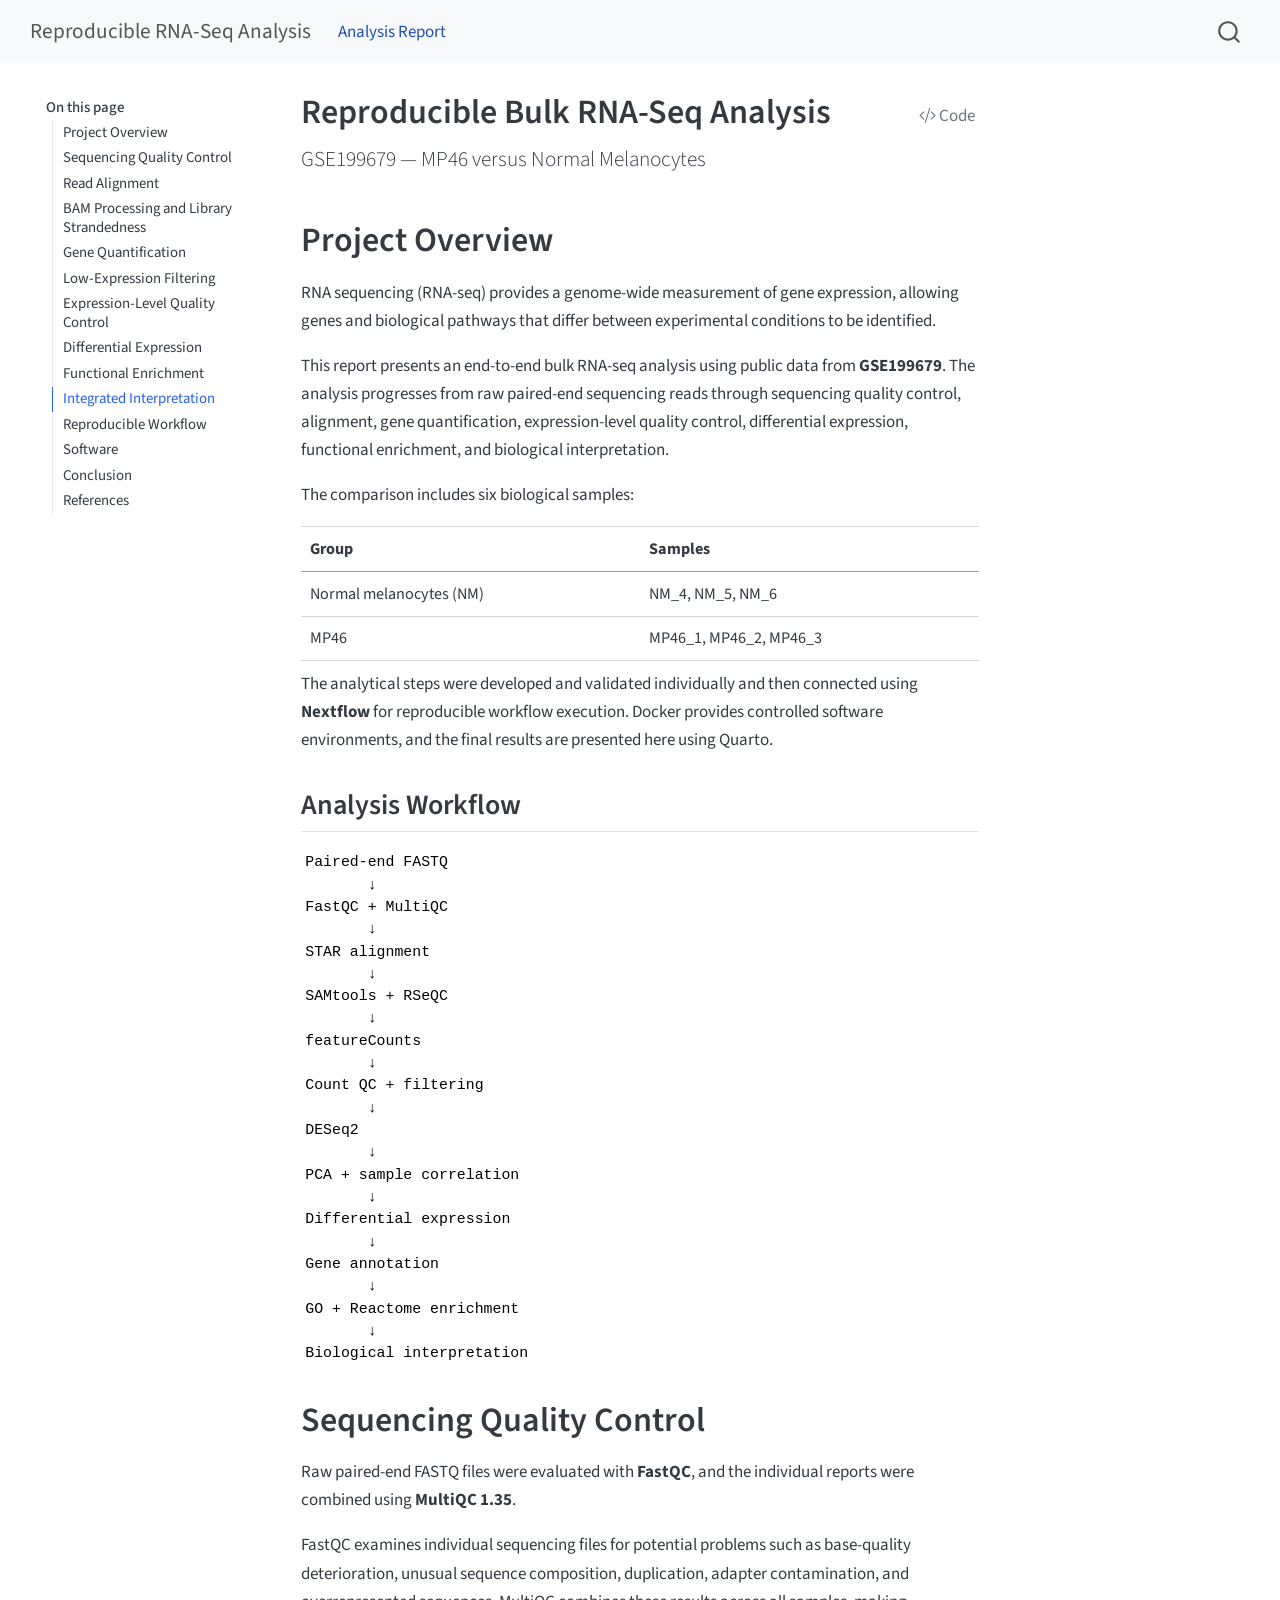
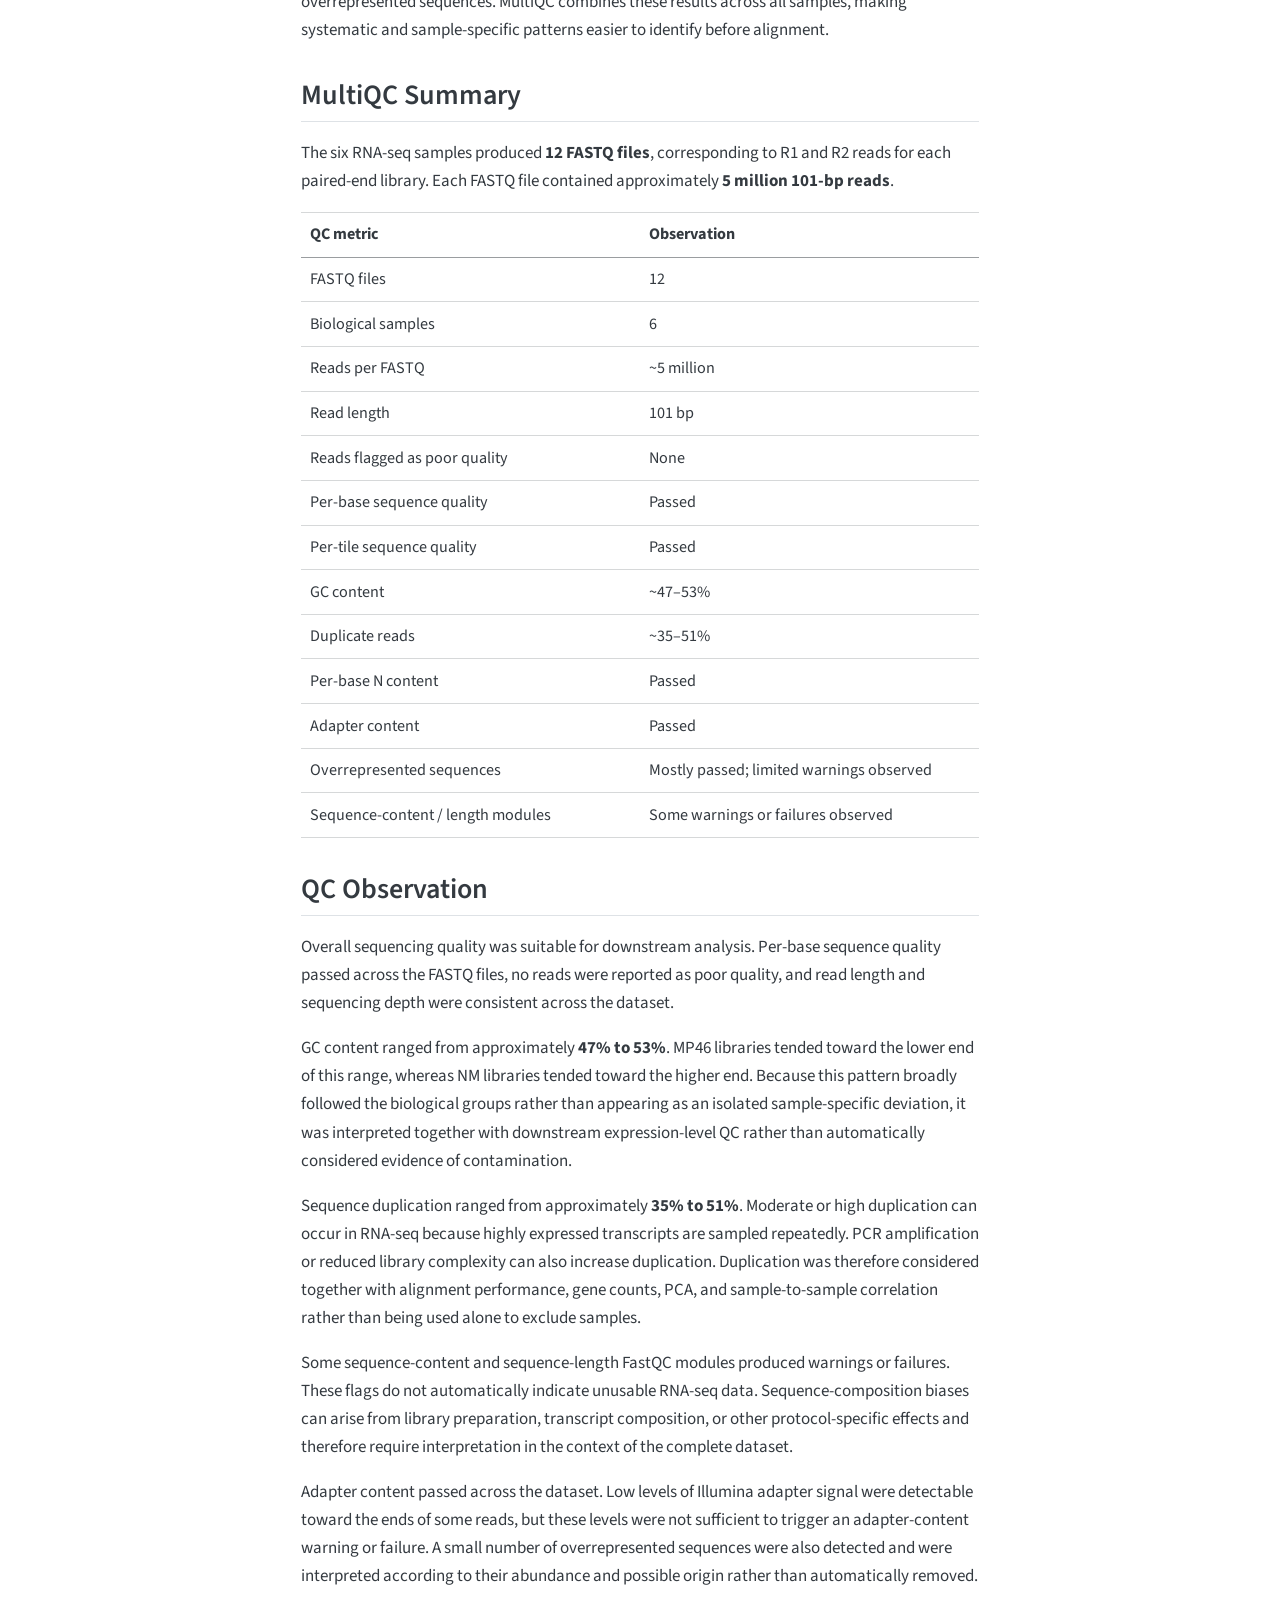
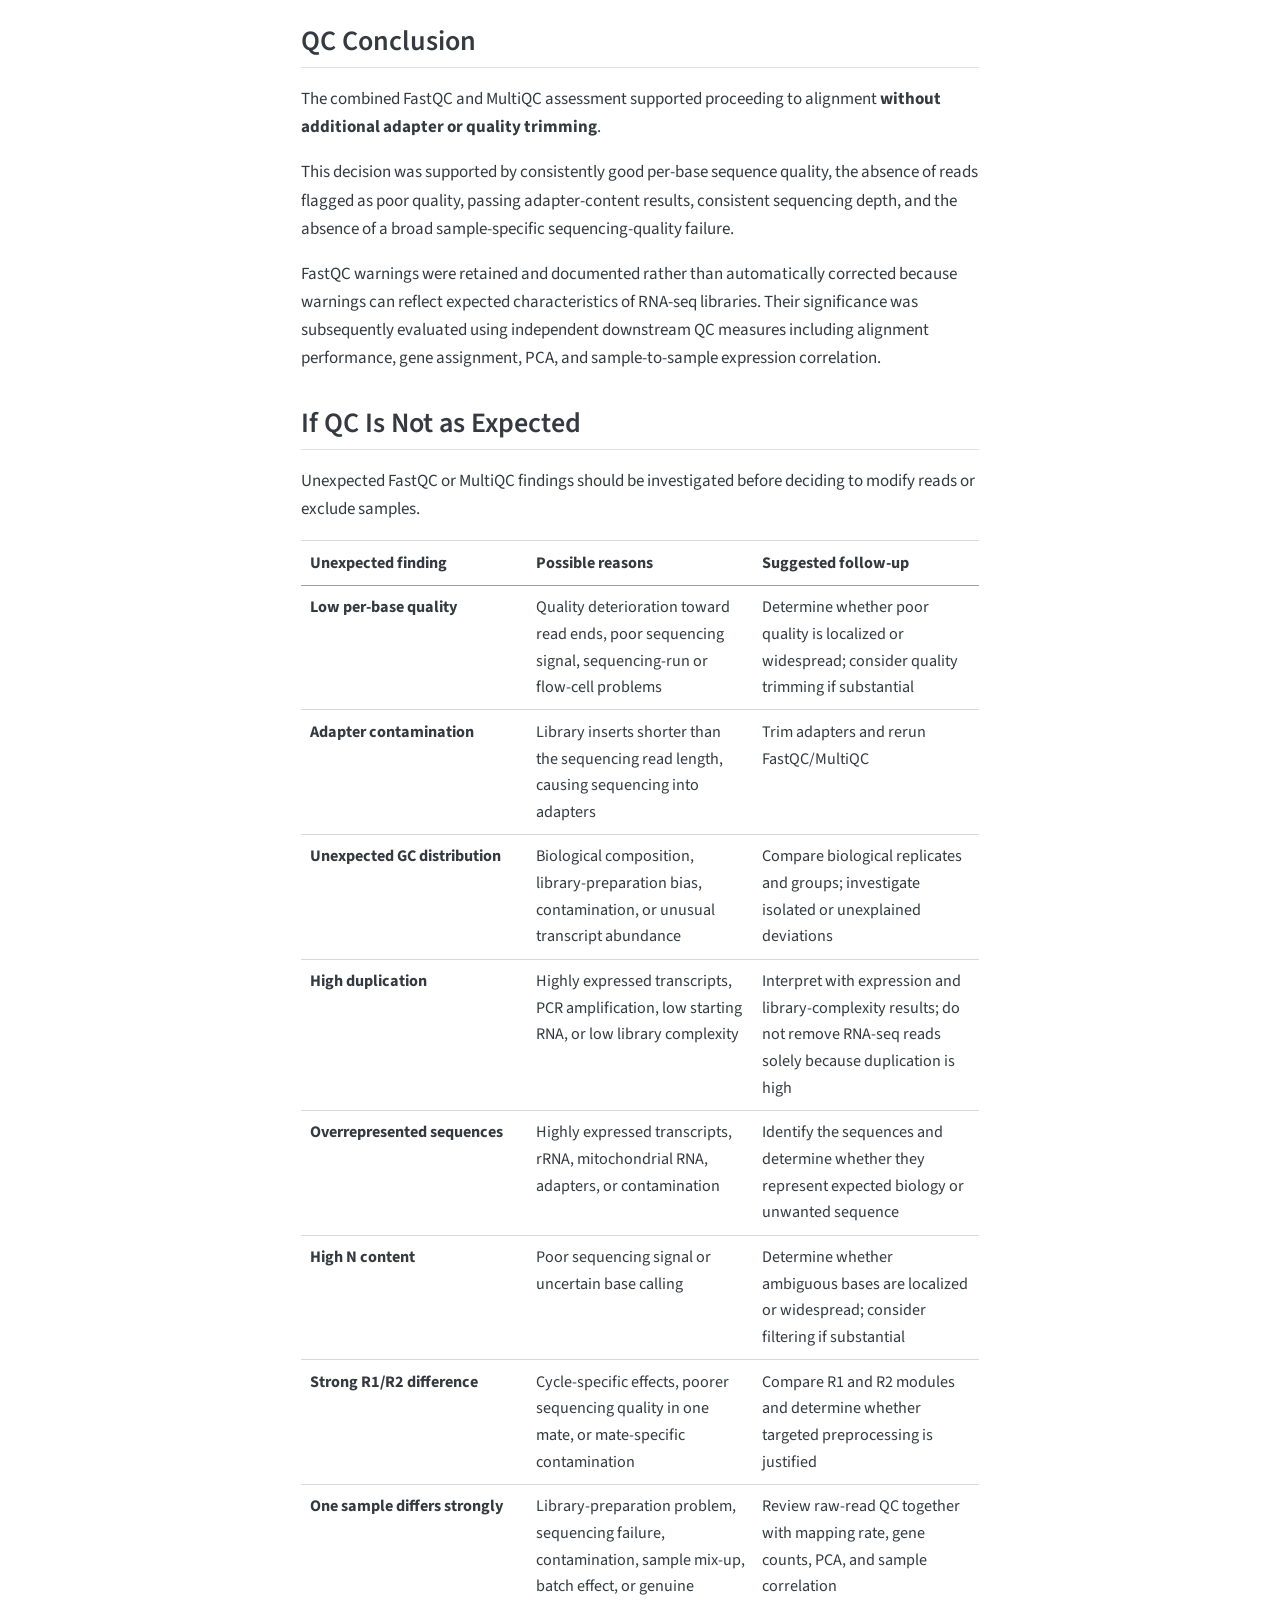
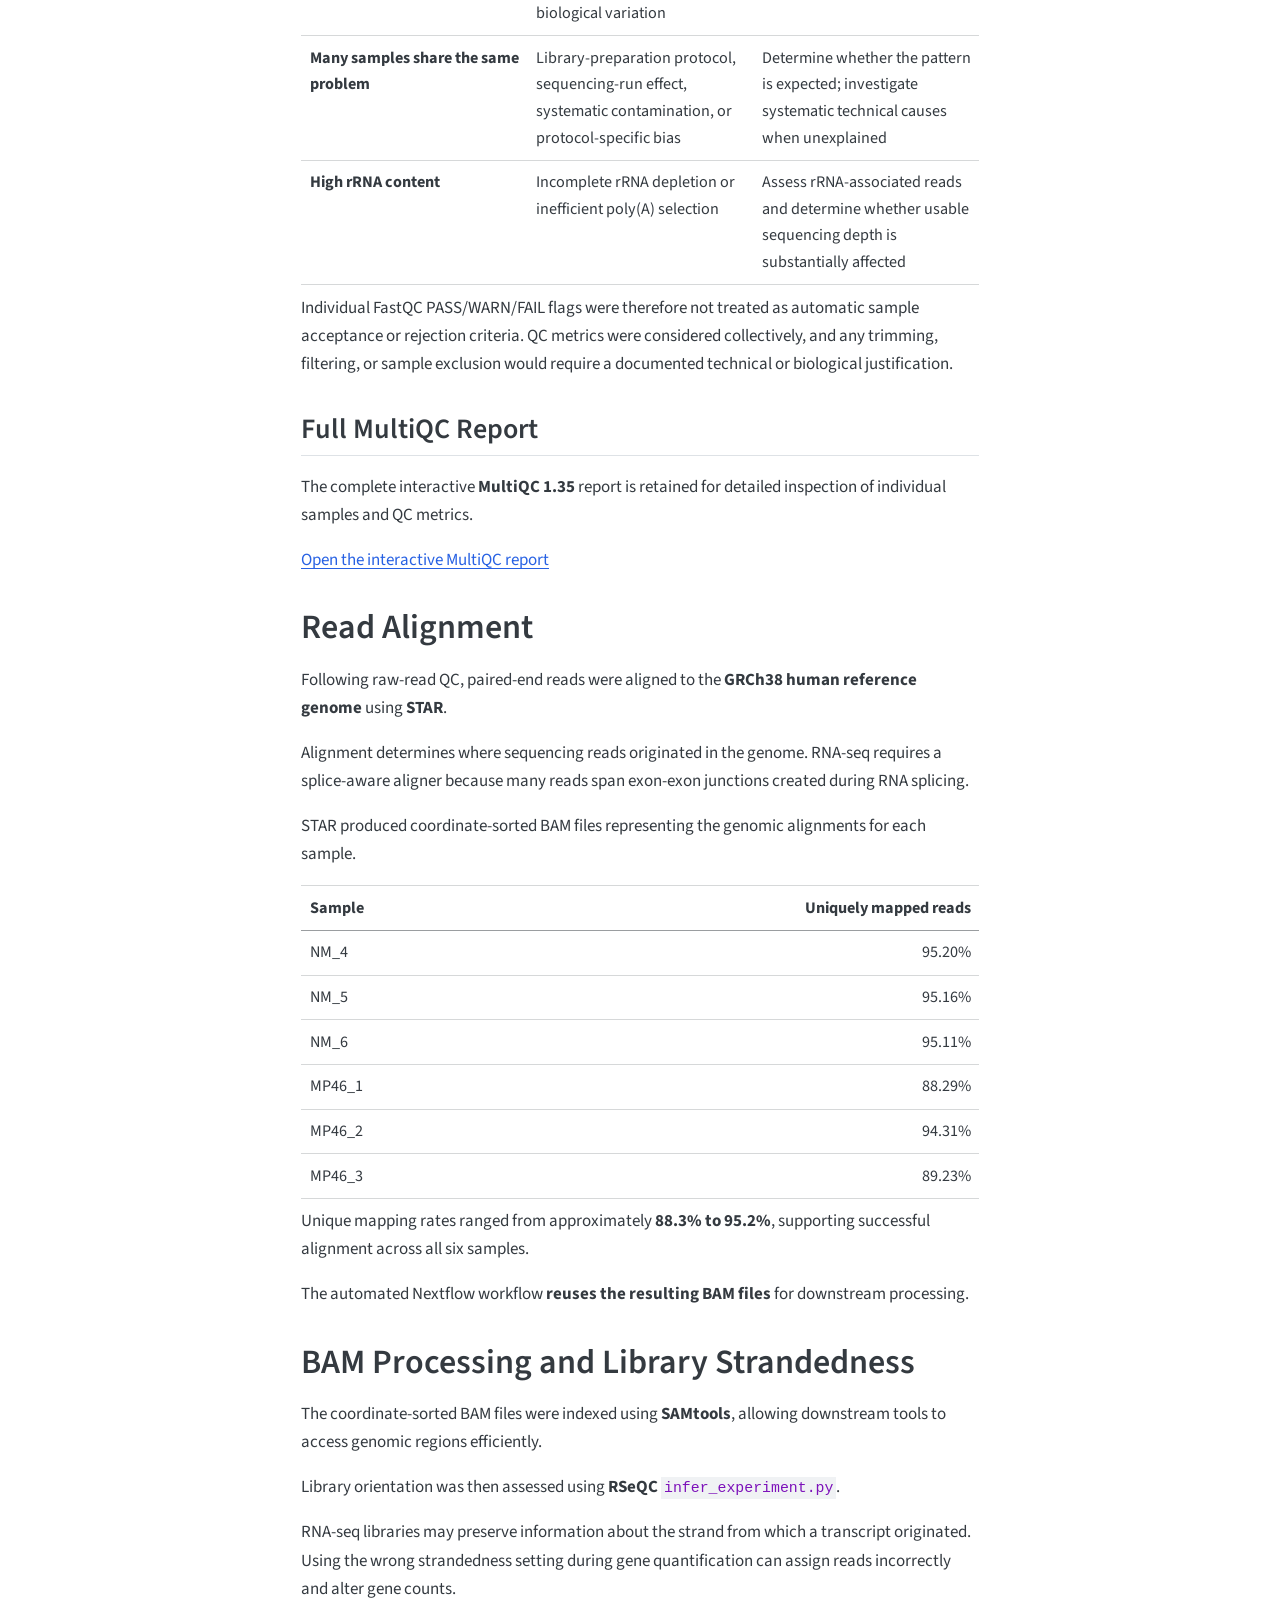
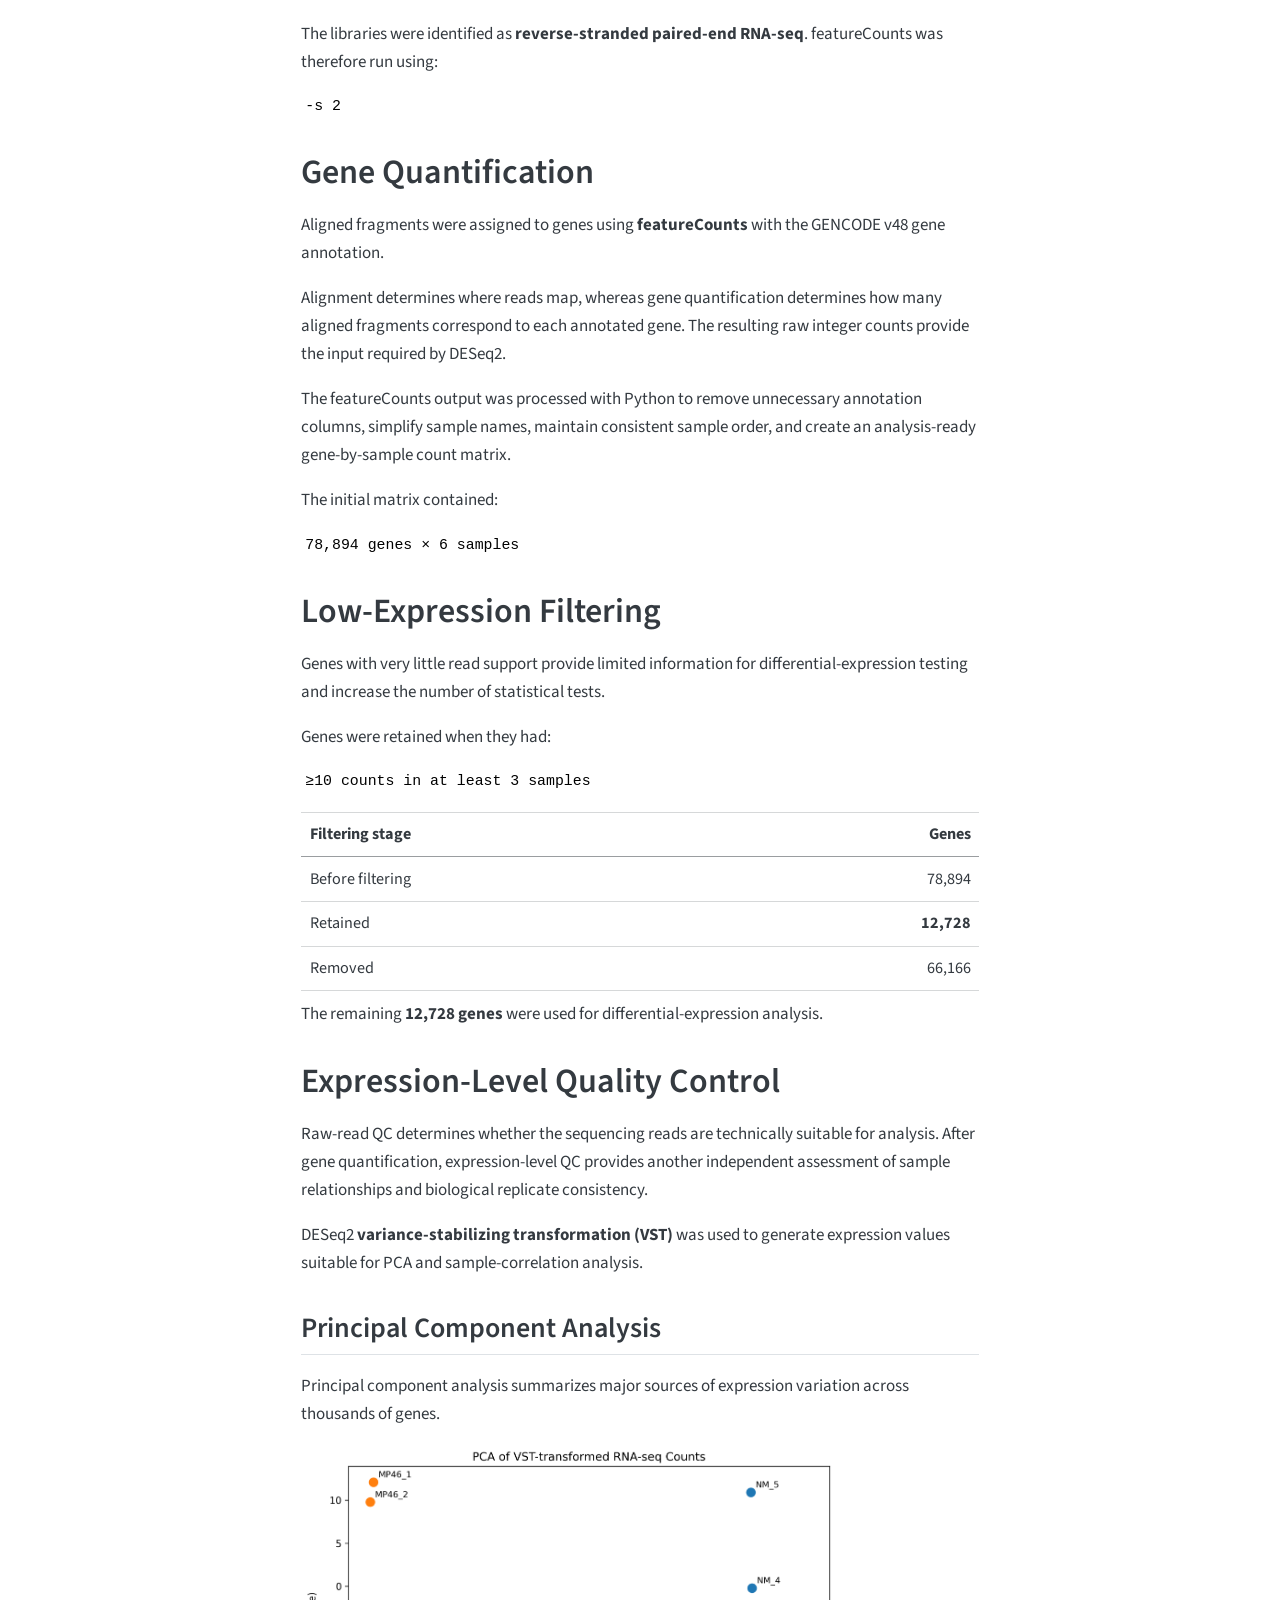
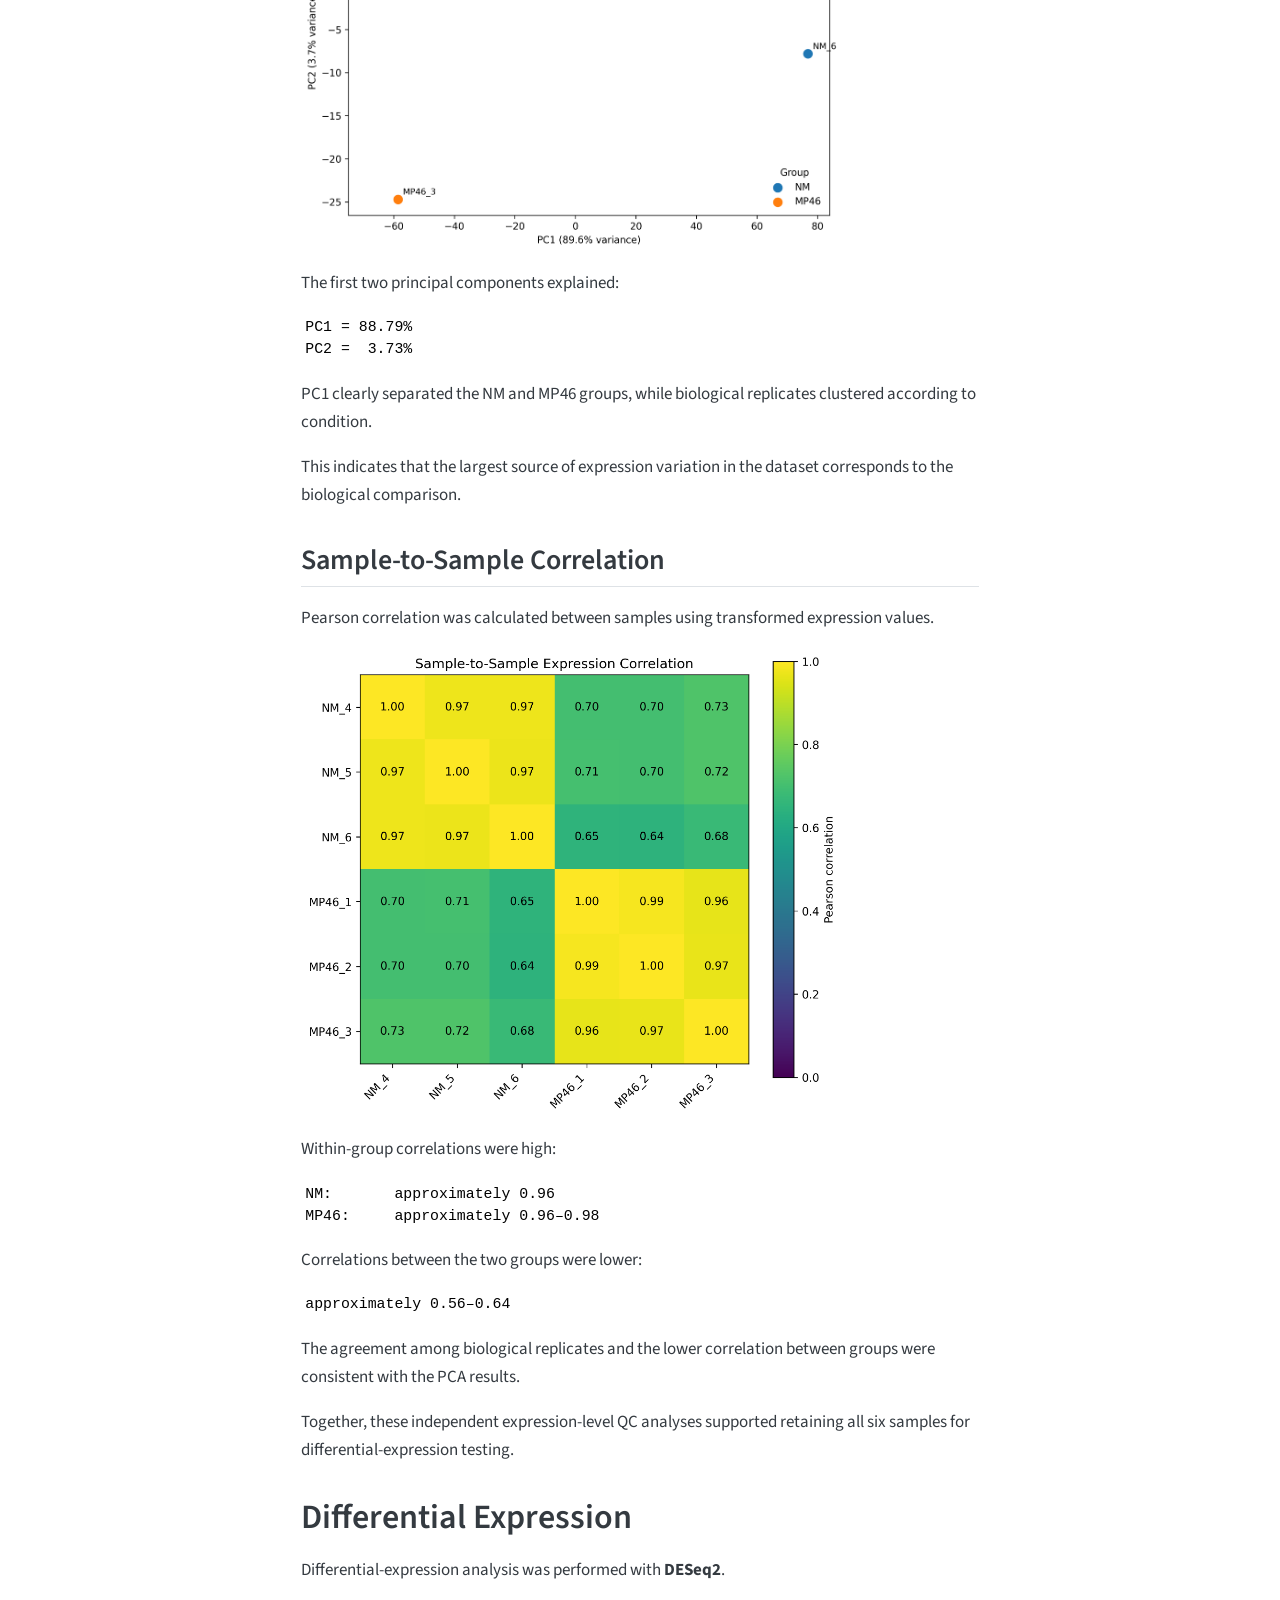
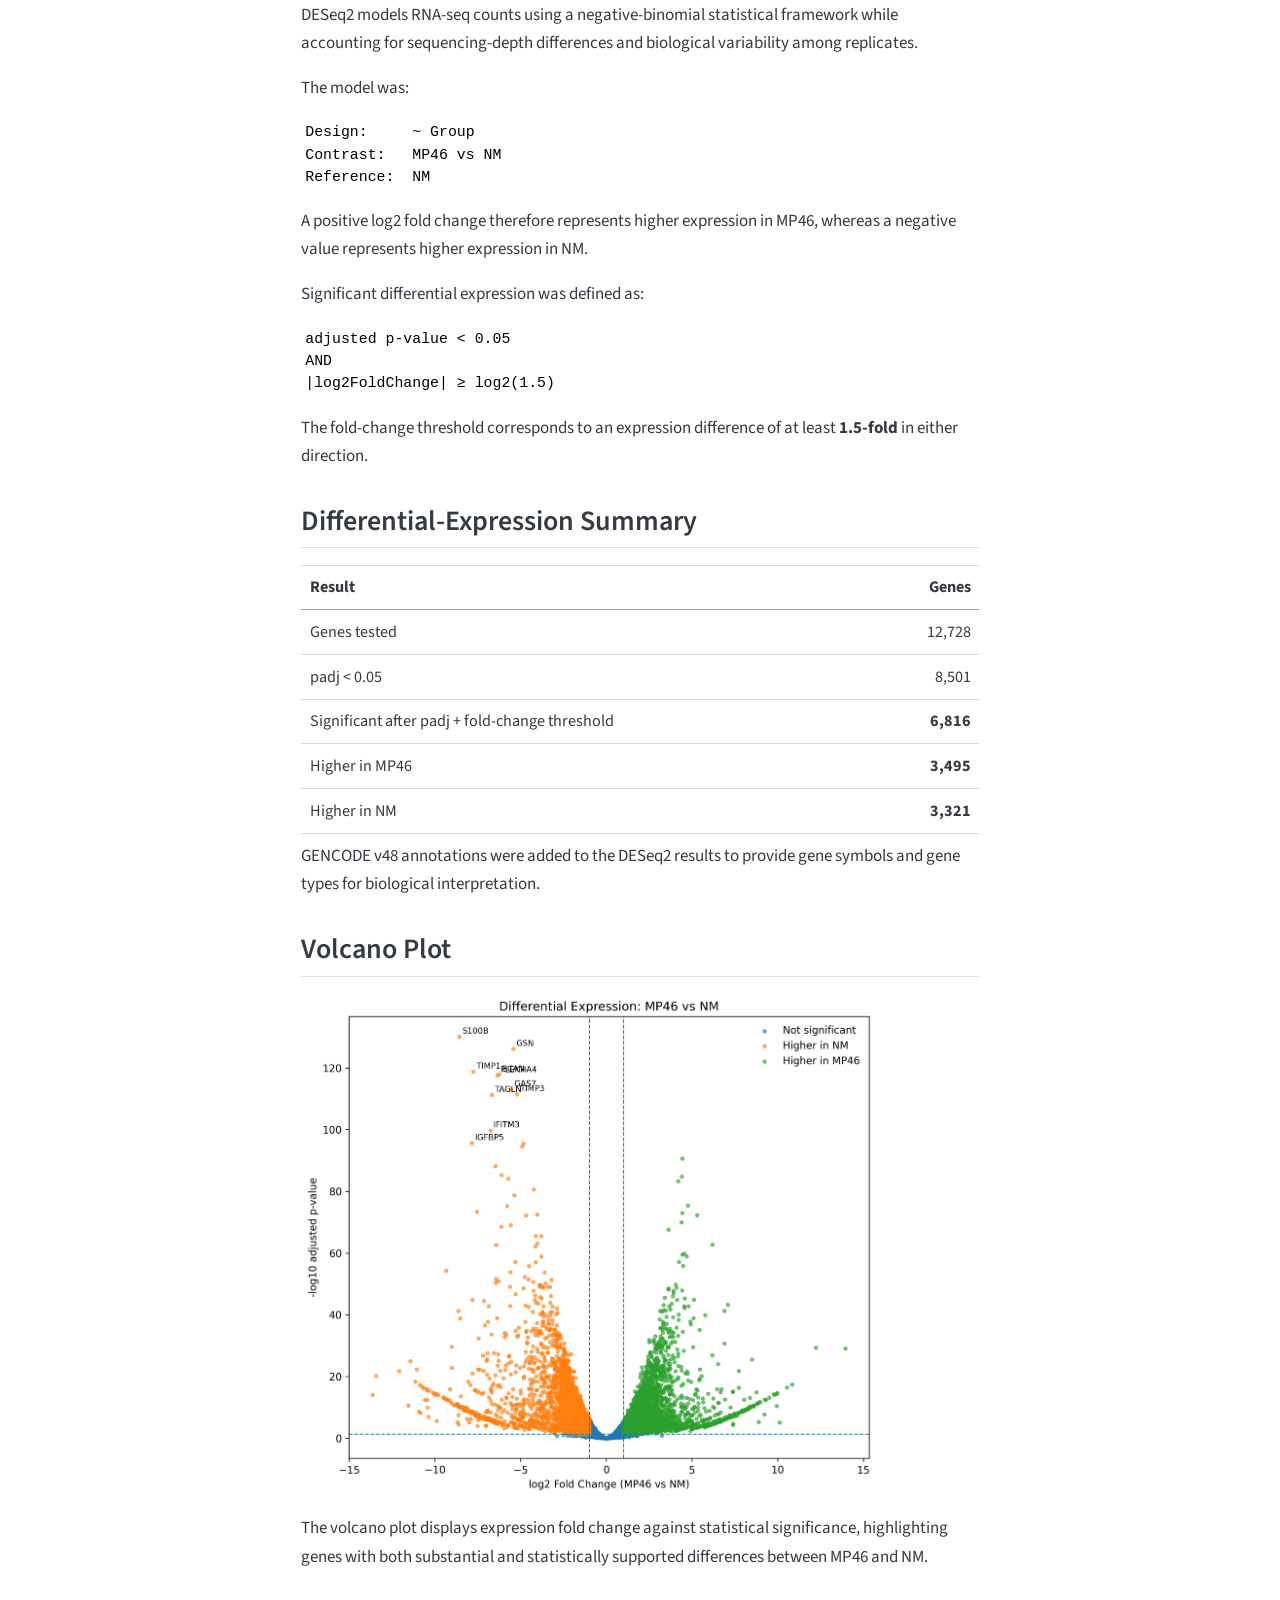
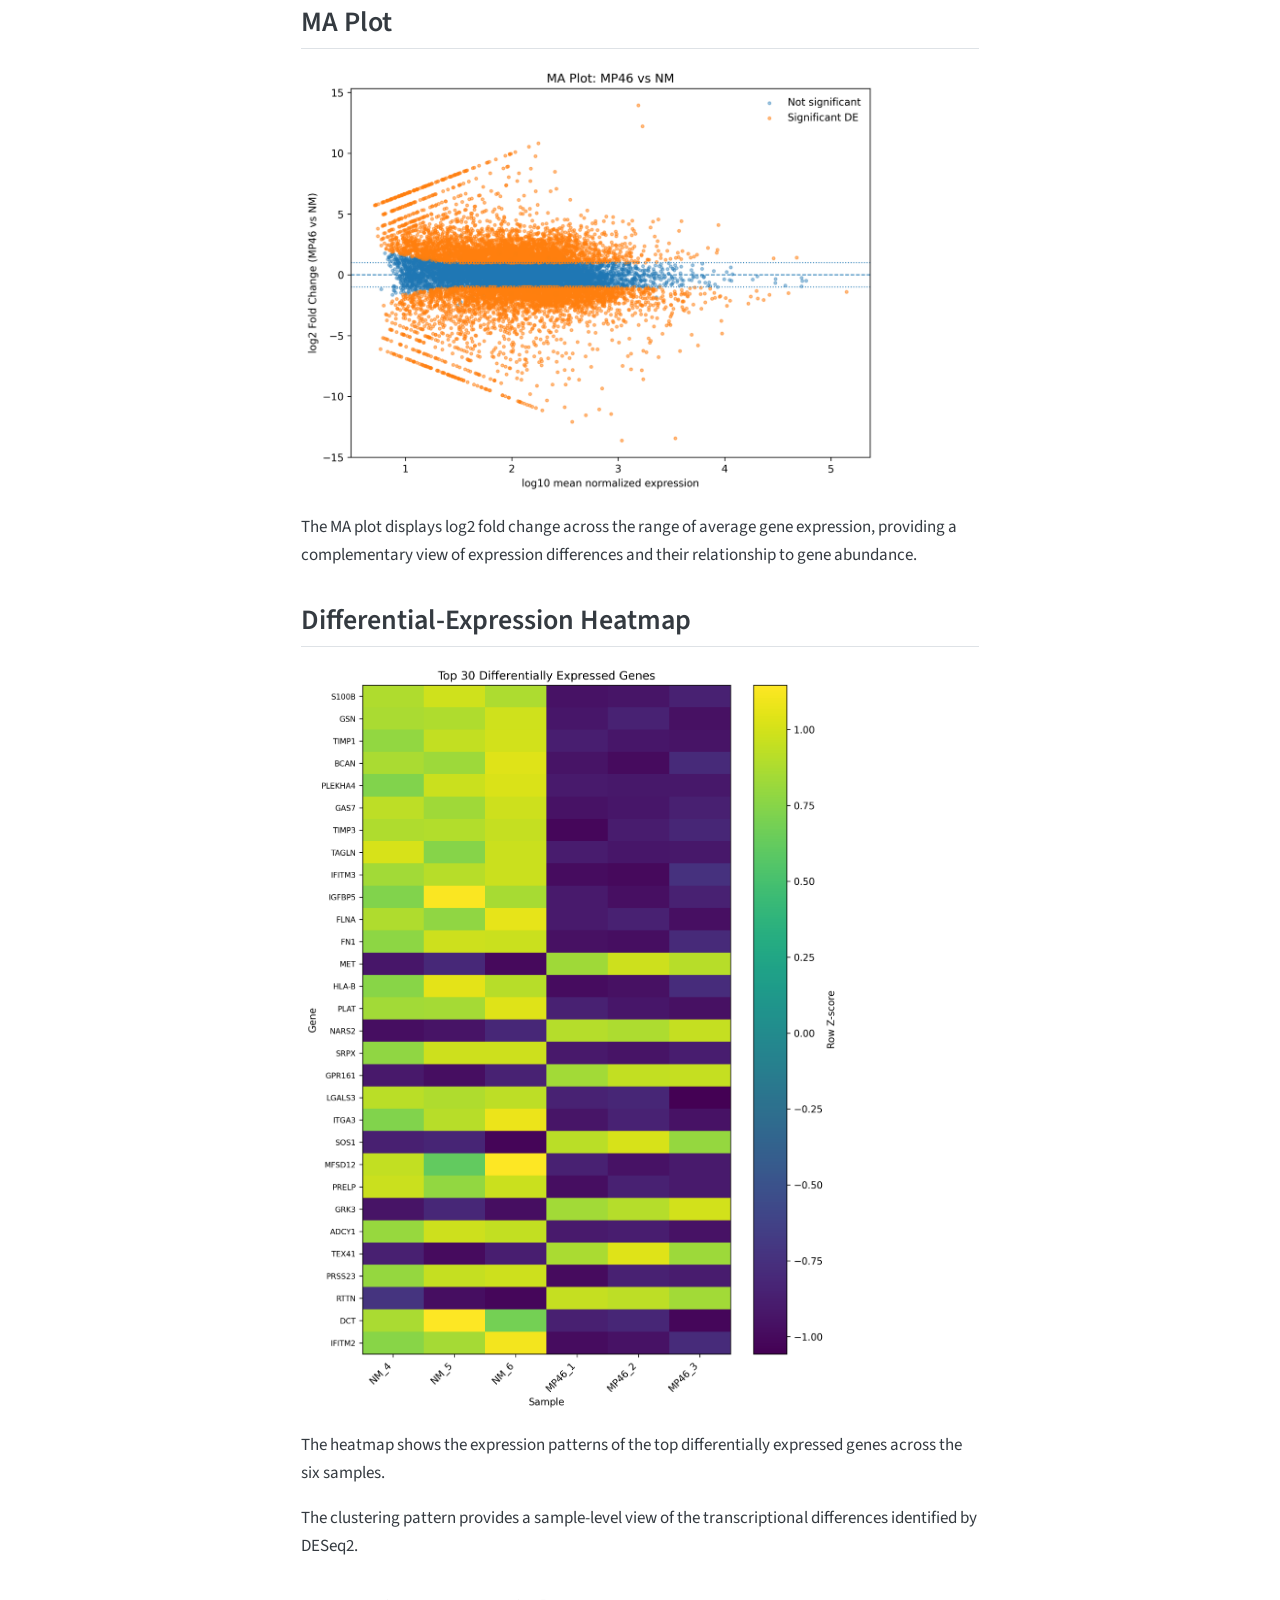
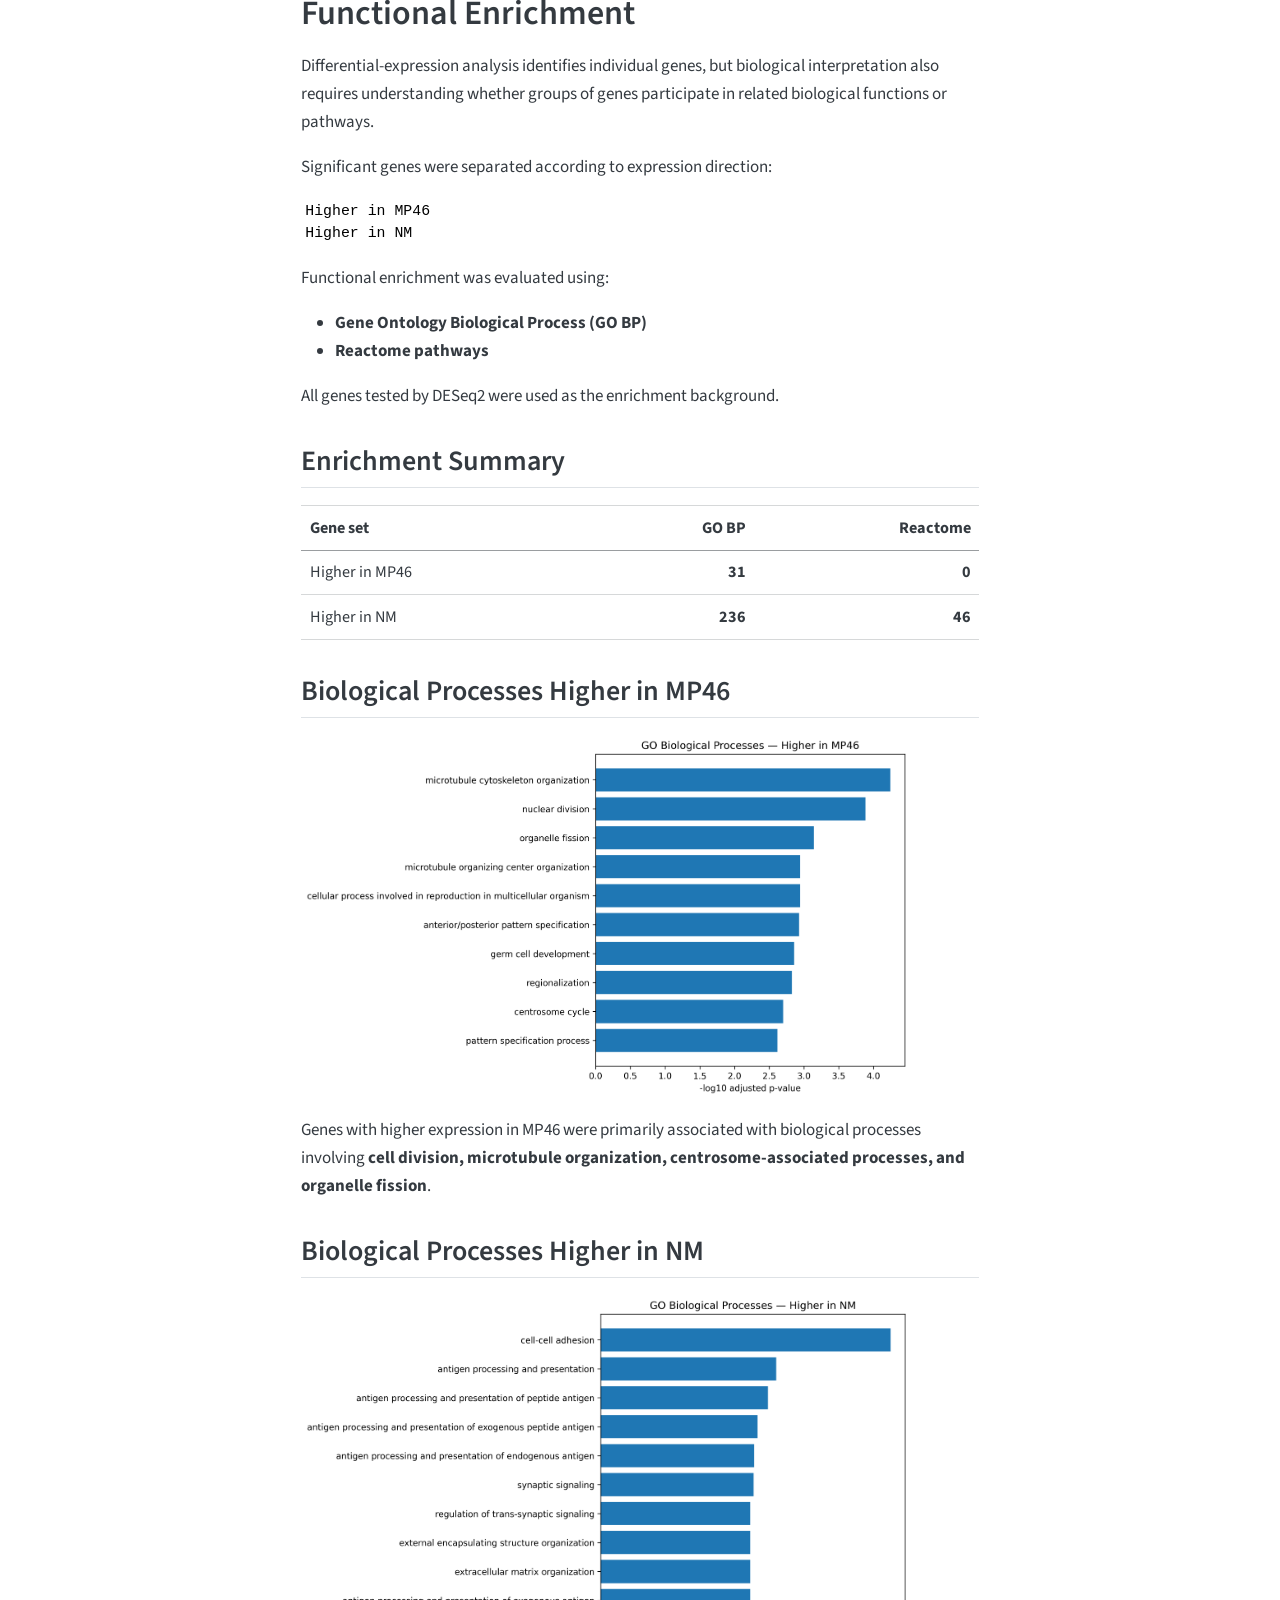
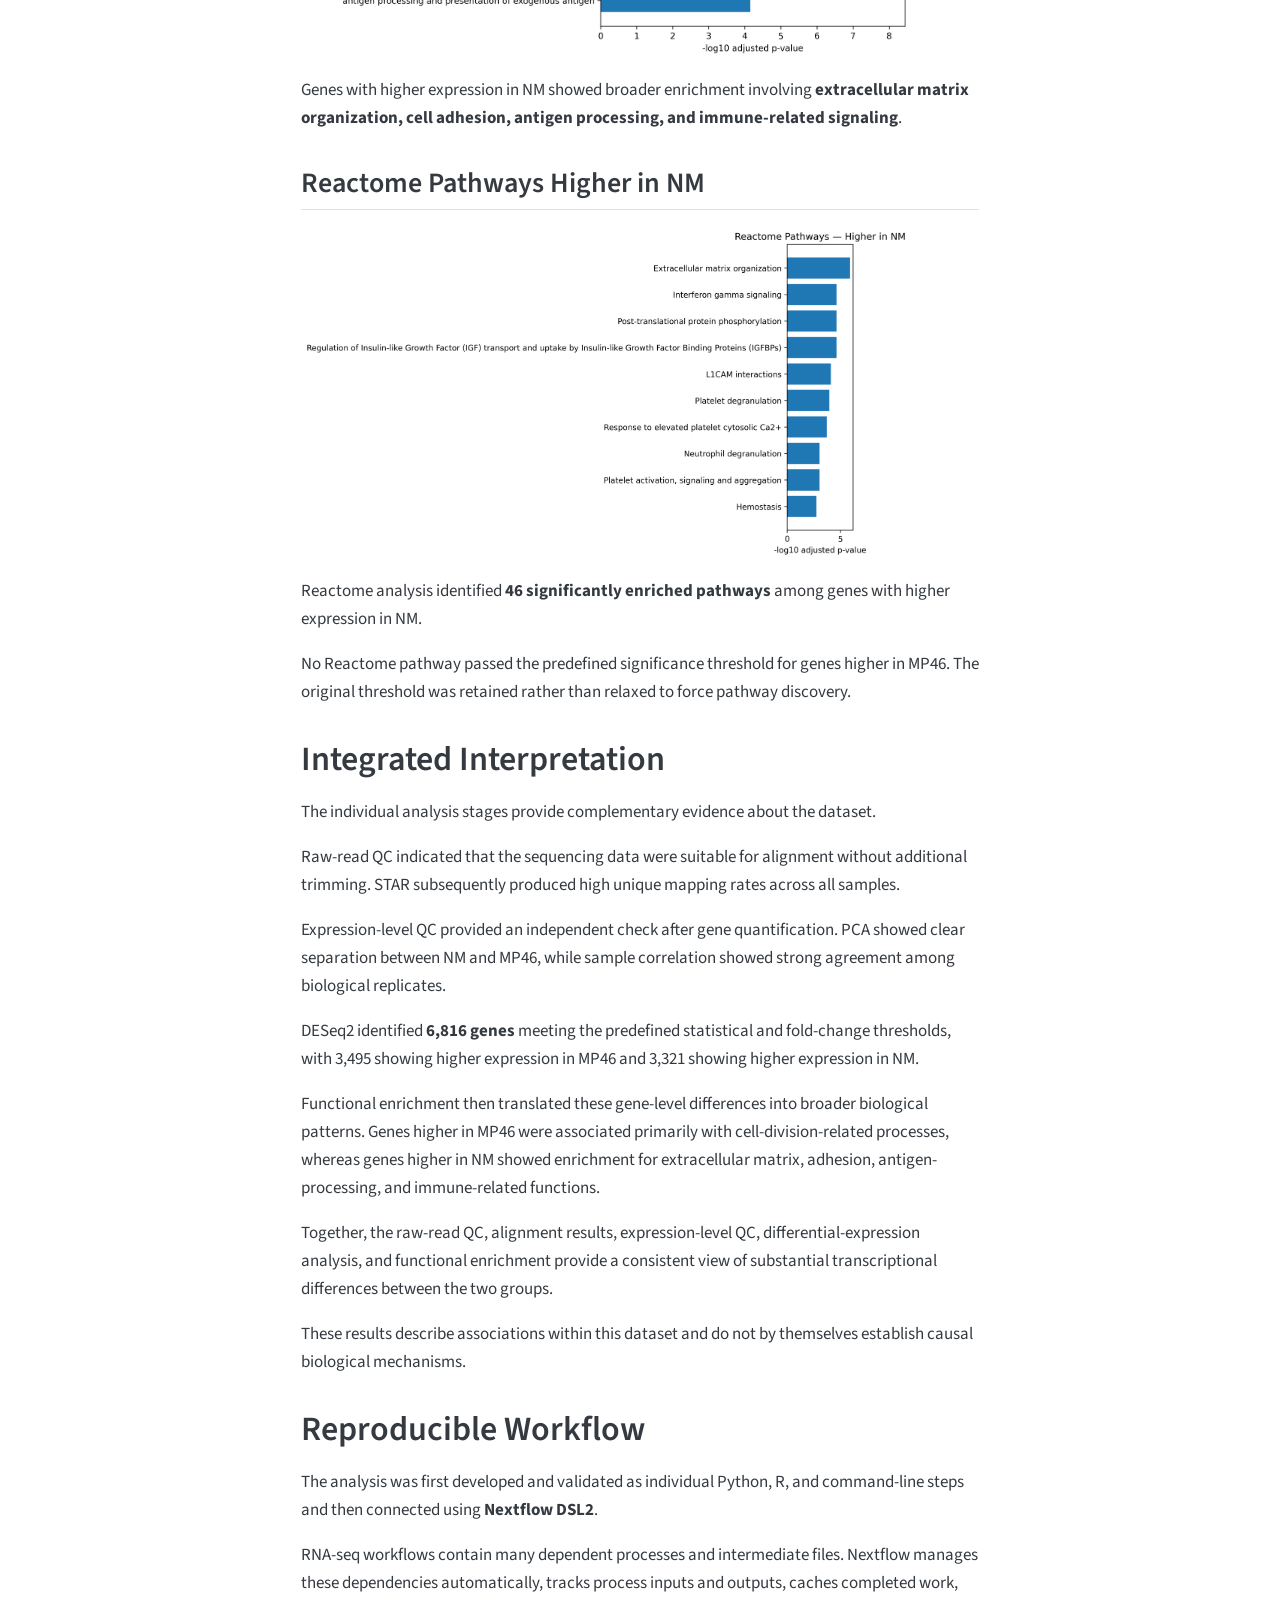
<file: index.html>
<!DOCTYPE html>
<html xmlns="http://www.w3.org/1999/xhtml" lang="en" xml:lang="en"><head>

<meta charset="utf-8">
<meta name="generator" content="quarto-1.10.18">

<meta name="viewport" content="width=device-width, initial-scale=1.0, user-scalable=yes">


<title>Reproducible Bulk RNA-Seq Analysis – Reproducible RNA-Seq Analysis</title>
<style>
/* Default styles provided by pandoc.
** See https://pandoc.org/MANUAL.html#variables-for-html for config info.
*/
span.smallcaps{font-variant: small-caps;}
div.columns{display: flex; gap: 1.5em;}
div.column{flex: auto;}
@media screen {
div.columns{gap: min(4vw, 1.5em);}
div.column{overflow-x: auto;}
}
div.hanging-indent{margin-left: 1.5em; text-indent: -1.5em;}
ul.task-list{list-style: none;}
ul.task-list li input[type="checkbox"] {
  width: 0.8em;
  margin: 0 0.8em 0.2em -1em; /* quarto-specific, see https://github.com/quarto-dev/quarto-cli/issues/4556 */ 
  vertical-align: middle;
}
/* CSS for syntax highlighting */
html { -webkit-text-size-adjust: 100%; }
pre > code.sourceCode { white-space: pre; position: relative; }
pre > code.sourceCode > span { display: inline-block; line-height: 1.25; }
pre > code.sourceCode > span:empty { height: 1.2em; }
.sourceCode { overflow: visible; }
code.sourceCode > span { color: inherit; text-decoration: inherit; }
div.sourceCode { margin: 1em 0; }
pre.sourceCode { margin: 0; }
@media screen {
div.sourceCode { overflow: auto; }
}
@media print {
pre > code.sourceCode { white-space: pre-wrap; }
pre > code.sourceCode > span { text-indent: -5em; padding-left: 5em; }
}
pre.numberSource code
  { counter-reset: source-line 0; }
pre.numberSource code > span
  { position: relative; left: -4em; counter-increment: source-line; }
pre.numberSource code > span > a:first-child::before
  { content: counter(source-line);
    position: relative; left: -1em; text-align: right; vertical-align: baseline;
    border: none; display: inline-block;
    -webkit-touch-callout: none; -webkit-user-select: none;
    -khtml-user-select: none; -moz-user-select: none;
    -ms-user-select: none; user-select: none;
    padding: 0 4px; width: 4em;
  }
pre.numberSource { margin-left: 3em;  padding-left: 4px; }
div.sourceCode
  {   }
@media screen {
pre > code.sourceCode > span > a:first-child::before { text-decoration: underline; }
}
</style>


<script src="site_libs/quarto-nav/quarto-nav.js"></script>
<script src="site_libs/quarto-nav/headroom.min.js"></script>
<script src="site_libs/clipboard/clipboard.min.js"></script>
<script src="site_libs/quarto-search/autocomplete.umd.js"></script>
<script src="site_libs/quarto-search/fuse.min.js"></script>
<script src="site_libs/quarto-search/quarto-search.js"></script>
<meta name="quarto:offset" content="./">
<script src="site_libs/quarto-html/quarto.js" type="module"></script>
<script src="site_libs/quarto-html/tabsets/tabsets.js" type="module"></script>
<script src="site_libs/quarto-html/popper.min.js"></script>
<script src="site_libs/quarto-html/tippy.umd.min.js"></script>
<script src="site_libs/quarto-html/anchor.min.js"></script>
<link href="site_libs/quarto-html/tippy.css" rel="stylesheet">
<link href="site_libs/quarto-html/quarto-syntax-highlighting-64a204ab8560d761af7679ceaba22944.css" rel="stylesheet" id="quarto-text-highlighting-styles">
<script src="site_libs/bootstrap/bootstrap.min.js"></script>
<link href="site_libs/bootstrap/bootstrap-icons.css" rel="stylesheet">
<link href="site_libs/bootstrap/bootstrap-445b8638c3d06994fee0907d791121c4.min.css" rel="stylesheet" append-hash="true" id="quarto-bootstrap" data-mode="light">
<script id="quarto-search-options" type="application/json">{
  "location": "navbar",
  "copy-button": false,
  "collapse-after": 3,
  "panel-placement": "end",
  "type": "overlay",
  "limit": 50,
  "keyboard-shortcut": [
    "f",
    "/",
    "s"
  ],
  "show-item-context": false,
  "language": {
    "search-no-results-text": "No results",
    "search-matching-documents-text": "matching documents",
    "search-copy-link-title": "Copy link to search",
    "search-hide-matches-text": "Hide additional matches",
    "search-more-match-text": "more match in this document",
    "search-more-matches-text": "more matches in this document",
    "search-clear-button-title": "Clear",
    "search-text-placeholder": "",
    "search-detached-cancel-button-title": "Cancel",
    "search-submit-button-title": "Submit",
    "search-label": "Search"
  }
}</script>
<style>html{ scroll-behavior: smooth; }</style>


<link rel="stylesheet" href="styles.css">
</head>

<body class="floating nav-fixed quarto-light">

<div id="quarto-search-results"></div>
  <header id="quarto-header" class="headroom fixed-top">
    <nav class="navbar navbar-expand-lg " data-bs-theme="dark">
      <div class="navbar-container container-fluid">
      <div class="navbar-brand-container mx-auto">
    <a class="navbar-brand" href="./index.html">
    <span class="navbar-title">Reproducible RNA-Seq Analysis</span>
    </a>
  </div>
            <div id="quarto-search" class="" title="Search"></div>
          <button class="navbar-toggler" type="button" data-bs-toggle="collapse" data-bs-target="#navbarCollapse" aria-controls="navbarCollapse" role="menu" aria-expanded="false" aria-label="Toggle navigation" onclick="if (window.quartoToggleHeadroom) { window.quartoToggleHeadroom(); }">
  <span class="navbar-toggler-icon"></span>
</button>
          <div class="collapse navbar-collapse" id="navbarCollapse">
            <ul class="navbar-nav navbar-nav-scroll me-auto">
  <li class="nav-item">
    <a class="nav-link active" href="./index.html" aria-current="page"> 
<span class="menu-text">Analysis Report</span></a>
  </li>  
</ul>
          </div> <!-- /navcollapse -->
            <div class="quarto-navbar-tools">
</div>
      </div> <!-- /container-fluid -->
    </nav>
</header>
<!-- content -->
<div id="quarto-content" class="quarto-container page-columns page-rows-contents page-layout-article page-navbar">
<!-- sidebar -->
  <nav id="quarto-sidebar" class="sidebar collapse collapse-horizontal quarto-sidebar-collapse-item sidebar-navigation floating overflow-auto">
    <nav id="TOC" role="doc-toc" class="toc-active">
    <h2 id="toc-title">On this page</h2>
   
  <ul>
  <li><a href="#project-overview" id="toc-project-overview" class="nav-link active" data-scroll-target="#project-overview">Project Overview</a>
  <ul class="collapse">
  <li><a href="#analysis-workflow" id="toc-analysis-workflow" class="nav-link" data-scroll-target="#analysis-workflow">Analysis Workflow</a></li>
  </ul></li>
  <li><a href="#sequencing-quality-control" id="toc-sequencing-quality-control" class="nav-link" data-scroll-target="#sequencing-quality-control">Sequencing Quality Control</a>
  <ul class="collapse">
  <li><a href="#multiqc-summary" id="toc-multiqc-summary" class="nav-link" data-scroll-target="#multiqc-summary">MultiQC Summary</a></li>
  <li><a href="#qc-observation" id="toc-qc-observation" class="nav-link" data-scroll-target="#qc-observation">QC Observation</a></li>
  <li><a href="#qc-conclusion" id="toc-qc-conclusion" class="nav-link" data-scroll-target="#qc-conclusion">QC Conclusion</a></li>
  <li><a href="#if-qc-is-not-as-expected" id="toc-if-qc-is-not-as-expected" class="nav-link" data-scroll-target="#if-qc-is-not-as-expected">If QC Is Not as Expected</a></li>
  <li><a href="#full-multiqc-report" id="toc-full-multiqc-report" class="nav-link" data-scroll-target="#full-multiqc-report">Full MultiQC Report</a></li>
  </ul></li>
  <li><a href="#read-alignment" id="toc-read-alignment" class="nav-link" data-scroll-target="#read-alignment">Read Alignment</a></li>
  <li><a href="#bam-processing-and-library-strandedness" id="toc-bam-processing-and-library-strandedness" class="nav-link" data-scroll-target="#bam-processing-and-library-strandedness">BAM Processing and Library Strandedness</a></li>
  <li><a href="#gene-quantification" id="toc-gene-quantification" class="nav-link" data-scroll-target="#gene-quantification">Gene Quantification</a></li>
  <li><a href="#low-expression-filtering" id="toc-low-expression-filtering" class="nav-link" data-scroll-target="#low-expression-filtering">Low-Expression Filtering</a></li>
  <li><a href="#expression-level-quality-control" id="toc-expression-level-quality-control" class="nav-link" data-scroll-target="#expression-level-quality-control">Expression-Level Quality Control</a>
  <ul class="collapse">
  <li><a href="#principal-component-analysis" id="toc-principal-component-analysis" class="nav-link" data-scroll-target="#principal-component-analysis">Principal Component Analysis</a></li>
  <li><a href="#sample-to-sample-correlation" id="toc-sample-to-sample-correlation" class="nav-link" data-scroll-target="#sample-to-sample-correlation">Sample-to-Sample Correlation</a></li>
  </ul></li>
  <li><a href="#differential-expression" id="toc-differential-expression" class="nav-link" data-scroll-target="#differential-expression">Differential Expression</a>
  <ul class="collapse">
  <li><a href="#differential-expression-summary" id="toc-differential-expression-summary" class="nav-link" data-scroll-target="#differential-expression-summary">Differential-Expression Summary</a></li>
  <li><a href="#volcano-plot" id="toc-volcano-plot" class="nav-link" data-scroll-target="#volcano-plot">Volcano Plot</a></li>
  <li><a href="#ma-plot" id="toc-ma-plot" class="nav-link" data-scroll-target="#ma-plot">MA Plot</a></li>
  <li><a href="#differential-expression-heatmap" id="toc-differential-expression-heatmap" class="nav-link" data-scroll-target="#differential-expression-heatmap">Differential-Expression Heatmap</a></li>
  </ul></li>
  <li><a href="#functional-enrichment" id="toc-functional-enrichment" class="nav-link" data-scroll-target="#functional-enrichment">Functional Enrichment</a>
  <ul class="collapse">
  <li><a href="#enrichment-summary" id="toc-enrichment-summary" class="nav-link" data-scroll-target="#enrichment-summary">Enrichment Summary</a></li>
  <li><a href="#biological-processes-higher-in-mp46" id="toc-biological-processes-higher-in-mp46" class="nav-link" data-scroll-target="#biological-processes-higher-in-mp46">Biological Processes Higher in MP46</a></li>
  <li><a href="#biological-processes-higher-in-nm" id="toc-biological-processes-higher-in-nm" class="nav-link" data-scroll-target="#biological-processes-higher-in-nm">Biological Processes Higher in NM</a></li>
  <li><a href="#reactome-pathways-higher-in-nm" id="toc-reactome-pathways-higher-in-nm" class="nav-link" data-scroll-target="#reactome-pathways-higher-in-nm">Reactome Pathways Higher in NM</a></li>
  </ul></li>
  <li><a href="#integrated-interpretation" id="toc-integrated-interpretation" class="nav-link" data-scroll-target="#integrated-interpretation">Integrated Interpretation</a></li>
  <li><a href="#reproducible-workflow" id="toc-reproducible-workflow" class="nav-link" data-scroll-target="#reproducible-workflow">Reproducible Workflow</a></li>
  <li><a href="#software" id="toc-software" class="nav-link" data-scroll-target="#software">Software</a></li>
  <li><a href="#conclusion" id="toc-conclusion" class="nav-link" data-scroll-target="#conclusion">Conclusion</a></li>
  <li><a href="#references" id="toc-references" class="nav-link" data-scroll-target="#references">References</a></li>
  </ul>
</nav>
</nav>
<div id="quarto-sidebar-glass" class="quarto-sidebar-collapse-item" data-bs-toggle="collapse" data-bs-target=".quarto-sidebar-collapse-item"></div>
<!-- margin-sidebar -->
    <div id="quarto-margin-sidebar" class="sidebar margin-sidebar zindex-bottom">
    </div>
<!-- main -->
<main class="content" id="quarto-document-content">

<header id="title-block-header" class="quarto-title-block default">
<div class="quarto-title">
<div class="quarto-title-block"><div><h1 class="title">Reproducible Bulk RNA-Seq Analysis</h1><button type="button" class="btn code-tools-button" id="quarto-code-tools-source"><i class="bi"></i> Code</button></div></div>
<p class="subtitle lead">GSE199679 — MP46 versus Normal Melanocytes</p>
</div>



<div class="quarto-title-meta">

    
  
    
  </div>
  


</header>


<section id="project-overview" class="level1">
<h1>Project Overview</h1>
<p>RNA sequencing (RNA-seq) provides a genome-wide measurement of gene expression, allowing genes and biological pathways that differ between experimental conditions to be identified.</p>
<p>This report presents an end-to-end bulk RNA-seq analysis using public data from <strong>GSE199679</strong>. The analysis progresses from raw paired-end sequencing reads through sequencing quality control, alignment, gene quantification, expression-level quality control, differential expression, functional enrichment, and biological interpretation.</p>
<p>The comparison includes six biological samples:</p>
<table class="caption-top table">
<thead>
<tr class="header">
<th>Group</th>
<th>Samples</th>
</tr>
</thead>
<tbody>
<tr class="odd">
<td>Normal melanocytes (NM)</td>
<td>NM_4, NM_5, NM_6</td>
</tr>
<tr class="even">
<td>MP46</td>
<td>MP46_1, MP46_2, MP46_3</td>
</tr>
</tbody>
</table>
<p>The analytical steps were developed and validated individually and then connected using <strong>Nextflow</strong> for reproducible workflow execution. Docker provides controlled software environments, and the final results are presented here using Quarto.</p>
<section id="analysis-workflow" class="level2">
<h2 class="anchored" data-anchor-id="analysis-workflow">Analysis Workflow</h2>
<pre class="text"><code>Paired-end FASTQ
       ↓
FastQC + MultiQC
       ↓
STAR alignment
       ↓
SAMtools + RSeQC
       ↓
featureCounts
       ↓
Count QC + filtering
       ↓
DESeq2
       ↓
PCA + sample correlation
       ↓
Differential expression
       ↓
Gene annotation
       ↓
GO + Reactome enrichment
       ↓
Biological interpretation</code></pre>
</section>
</section>
<section id="sequencing-quality-control" class="level1">
<h1>Sequencing Quality Control</h1>
<p>Raw paired-end FASTQ files were evaluated with <strong>FastQC</strong>, and the individual reports were combined using <strong>MultiQC 1.35</strong>.</p>
<p>FastQC examines individual sequencing files for potential problems such as base-quality deterioration, unusual sequence composition, duplication, adapter contamination, and overrepresented sequences. MultiQC combines these results across all samples, making systematic and sample-specific patterns easier to identify before alignment.</p>
<section id="multiqc-summary" class="level2">
<h2 class="anchored" data-anchor-id="multiqc-summary">MultiQC Summary</h2>
<p>The six RNA-seq samples produced <strong>12 FASTQ files</strong>, corresponding to R1 and R2 reads for each paired-end library. Each FASTQ file contained approximately <strong>5 million 101-bp reads</strong>.</p>
<table class="caption-top table">
<colgroup>
<col style="width: 50%">
<col style="width: 50%">
</colgroup>
<thead>
<tr class="header">
<th>QC metric</th>
<th>Observation</th>
</tr>
</thead>
<tbody>
<tr class="odd">
<td>FASTQ files</td>
<td>12</td>
</tr>
<tr class="even">
<td>Biological samples</td>
<td>6</td>
</tr>
<tr class="odd">
<td>Reads per FASTQ</td>
<td>~5 million</td>
</tr>
<tr class="even">
<td>Read length</td>
<td>101 bp</td>
</tr>
<tr class="odd">
<td>Reads flagged as poor quality</td>
<td>None</td>
</tr>
<tr class="even">
<td>Per-base sequence quality</td>
<td>Passed</td>
</tr>
<tr class="odd">
<td>Per-tile sequence quality</td>
<td>Passed</td>
</tr>
<tr class="even">
<td>GC content</td>
<td>~47–53%</td>
</tr>
<tr class="odd">
<td>Duplicate reads</td>
<td>~35–51%</td>
</tr>
<tr class="even">
<td>Per-base N content</td>
<td>Passed</td>
</tr>
<tr class="odd">
<td>Adapter content</td>
<td>Passed</td>
</tr>
<tr class="even">
<td>Overrepresented sequences</td>
<td>Mostly passed; limited warnings observed</td>
</tr>
<tr class="odd">
<td>Sequence-content / length modules</td>
<td>Some warnings or failures observed</td>
</tr>
</tbody>
</table>
</section>
<section id="qc-observation" class="level2">
<h2 class="anchored" data-anchor-id="qc-observation">QC Observation</h2>
<p>Overall sequencing quality was suitable for downstream analysis. Per-base sequence quality passed across the FASTQ files, no reads were reported as poor quality, and read length and sequencing depth were consistent across the dataset.</p>
<p>GC content ranged from approximately <strong>47% to 53%</strong>. MP46 libraries tended toward the lower end of this range, whereas NM libraries tended toward the higher end. Because this pattern broadly followed the biological groups rather than appearing as an isolated sample-specific deviation, it was interpreted together with downstream expression-level QC rather than automatically considered evidence of contamination.</p>
<p>Sequence duplication ranged from approximately <strong>35% to 51%</strong>. Moderate or high duplication can occur in RNA-seq because highly expressed transcripts are sampled repeatedly. PCR amplification or reduced library complexity can also increase duplication. Duplication was therefore considered together with alignment performance, gene counts, PCA, and sample-to-sample correlation rather than being used alone to exclude samples.</p>
<p>Some sequence-content and sequence-length FastQC modules produced warnings or failures. These flags do not automatically indicate unusable RNA-seq data. Sequence-composition biases can arise from library preparation, transcript composition, or other protocol-specific effects and therefore require interpretation in the context of the complete dataset.</p>
<p>Adapter content passed across the dataset. Low levels of Illumina adapter signal were detectable toward the ends of some reads, but these levels were not sufficient to trigger an adapter-content warning or failure. A small number of overrepresented sequences were also detected and were interpreted according to their abundance and possible origin rather than automatically removed.</p>
</section>
<section id="qc-conclusion" class="level2">
<h2 class="anchored" data-anchor-id="qc-conclusion">QC Conclusion</h2>
<p>The combined FastQC and MultiQC assessment supported proceeding to alignment <strong>without additional adapter or quality trimming</strong>.</p>
<p>This decision was supported by consistently good per-base sequence quality, the absence of reads flagged as poor quality, passing adapter-content results, consistent sequencing depth, and the absence of a broad sample-specific sequencing-quality failure.</p>
<p>FastQC warnings were retained and documented rather than automatically corrected because warnings can reflect expected characteristics of RNA-seq libraries. Their significance was subsequently evaluated using independent downstream QC measures including alignment performance, gene assignment, PCA, and sample-to-sample expression correlation.</p>
</section>
<section id="if-qc-is-not-as-expected" class="level2">
<h2 class="anchored" data-anchor-id="if-qc-is-not-as-expected">If QC Is Not as Expected</h2>
<p>Unexpected FastQC or MultiQC findings should be investigated before deciding to modify reads or exclude samples.</p>
<table class="caption-top table">
<colgroup>
<col style="width: 33%">
<col style="width: 33%">
<col style="width: 33%">
</colgroup>
<thead>
<tr class="header">
<th>Unexpected finding</th>
<th>Possible reasons</th>
<th>Suggested follow-up</th>
</tr>
</thead>
<tbody>
<tr class="odd">
<td><strong>Low per-base quality</strong></td>
<td>Quality deterioration toward read ends, poor sequencing signal, sequencing-run or flow-cell problems</td>
<td>Determine whether poor quality is localized or widespread; consider quality trimming if substantial</td>
</tr>
<tr class="even">
<td><strong>Adapter contamination</strong></td>
<td>Library inserts shorter than the sequencing read length, causing sequencing into adapters</td>
<td>Trim adapters and rerun FastQC/MultiQC</td>
</tr>
<tr class="odd">
<td><strong>Unexpected GC distribution</strong></td>
<td>Biological composition, library-preparation bias, contamination, or unusual transcript abundance</td>
<td>Compare biological replicates and groups; investigate isolated or unexplained deviations</td>
</tr>
<tr class="even">
<td><strong>High duplication</strong></td>
<td>Highly expressed transcripts, PCR amplification, low starting RNA, or low library complexity</td>
<td>Interpret with expression and library-complexity results; do not remove RNA-seq reads solely because duplication is high</td>
</tr>
<tr class="odd">
<td><strong>Overrepresented sequences</strong></td>
<td>Highly expressed transcripts, rRNA, mitochondrial RNA, adapters, or contamination</td>
<td>Identify the sequences and determine whether they represent expected biology or unwanted sequence</td>
</tr>
<tr class="even">
<td><strong>High N content</strong></td>
<td>Poor sequencing signal or uncertain base calling</td>
<td>Determine whether ambiguous bases are localized or widespread; consider filtering if substantial</td>
</tr>
<tr class="odd">
<td><strong>Strong R1/R2 difference</strong></td>
<td>Cycle-specific effects, poorer sequencing quality in one mate, or mate-specific contamination</td>
<td>Compare R1 and R2 modules and determine whether targeted preprocessing is justified</td>
</tr>
<tr class="even">
<td><strong>One sample differs strongly</strong></td>
<td>Library-preparation problem, sequencing failure, contamination, sample mix-up, batch effect, or genuine biological variation</td>
<td>Review raw-read QC together with mapping rate, gene counts, PCA, and sample correlation</td>
</tr>
<tr class="odd">
<td><strong>Many samples share the same problem</strong></td>
<td>Library-preparation protocol, sequencing-run effect, systematic contamination, or protocol-specific bias</td>
<td>Determine whether the pattern is expected; investigate systematic technical causes when unexplained</td>
</tr>
<tr class="even">
<td><strong>High rRNA content</strong></td>
<td>Incomplete rRNA depletion or inefficient poly(A) selection</td>
<td>Assess rRNA-associated reads and determine whether usable sequencing depth is substantially affected</td>
</tr>
</tbody>
</table>
<p>Individual FastQC PASS/WARN/FAIL flags were therefore not treated as automatic sample acceptance or rejection criteria. QC metrics were considered collectively, and any trimming, filtering, or sample exclusion would require a documented technical or biological justification.</p>
</section>
<section id="full-multiqc-report" class="level2">
<h2 class="anchored" data-anchor-id="full-multiqc-report">Full MultiQC Report</h2>
<p>The complete interactive <strong>MultiQC 1.35</strong> report is retained for detailed inspection of individual samples and QC metrics.</p>
<p><a href="multiqc_report.html">Open the interactive MultiQC report</a></p>
</section>
</section>
<section id="read-alignment" class="level1">
<h1>Read Alignment</h1>
<p>Following raw-read QC, paired-end reads were aligned to the <strong>GRCh38 human reference genome</strong> using <strong>STAR</strong>.</p>
<p>Alignment determines where sequencing reads originated in the genome. RNA-seq requires a splice-aware aligner because many reads span exon-exon junctions created during RNA splicing.</p>
<p>STAR produced coordinate-sorted BAM files representing the genomic alignments for each sample.</p>
<table class="caption-top table">
<thead>
<tr class="header">
<th>Sample</th>
<th style="text-align: right;">Uniquely mapped reads</th>
</tr>
</thead>
<tbody>
<tr class="odd">
<td>NM_4</td>
<td style="text-align: right;">95.20%</td>
</tr>
<tr class="even">
<td>NM_5</td>
<td style="text-align: right;">95.16%</td>
</tr>
<tr class="odd">
<td>NM_6</td>
<td style="text-align: right;">95.11%</td>
</tr>
<tr class="even">
<td>MP46_1</td>
<td style="text-align: right;">88.29%</td>
</tr>
<tr class="odd">
<td>MP46_2</td>
<td style="text-align: right;">94.31%</td>
</tr>
<tr class="even">
<td>MP46_3</td>
<td style="text-align: right;">89.23%</td>
</tr>
</tbody>
</table>
<p>Unique mapping rates ranged from approximately <strong>88.3% to 95.2%</strong>, supporting successful alignment across all six samples.</p>
<p>The automated Nextflow workflow <strong>reuses the resulting BAM files</strong> for downstream processing.</p>
</section>
<section id="bam-processing-and-library-strandedness" class="level1">
<h1>BAM Processing and Library Strandedness</h1>
<p>The coordinate-sorted BAM files were indexed using <strong>SAMtools</strong>, allowing downstream tools to access genomic regions efficiently.</p>
<p>Library orientation was then assessed using <strong>RSeQC <code>infer_experiment.py</code></strong>.</p>
<p>RNA-seq libraries may preserve information about the strand from which a transcript originated. Using the wrong strandedness setting during gene quantification can assign reads incorrectly and alter gene counts.</p>
<p>The libraries were identified as <strong>reverse-stranded paired-end RNA-seq</strong>. featureCounts was therefore run using:</p>
<pre class="text"><code>-s 2</code></pre>
</section>
<section id="gene-quantification" class="level1">
<h1>Gene Quantification</h1>
<p>Aligned fragments were assigned to genes using <strong>featureCounts</strong> with the GENCODE v48 gene annotation.</p>
<p>Alignment determines where reads map, whereas gene quantification determines how many aligned fragments correspond to each annotated gene. The resulting raw integer counts provide the input required by DESeq2.</p>
<p>The featureCounts output was processed with Python to remove unnecessary annotation columns, simplify sample names, maintain consistent sample order, and create an analysis-ready gene-by-sample count matrix.</p>
<p>The initial matrix contained:</p>
<pre class="text"><code>78,894 genes × 6 samples</code></pre>
</section>
<section id="low-expression-filtering" class="level1">
<h1>Low-Expression Filtering</h1>
<p>Genes with very little read support provide limited information for differential-expression testing and increase the number of statistical tests.</p>
<p>Genes were retained when they had:</p>
<pre class="text"><code>≥10 counts in at least 3 samples</code></pre>
<table class="caption-top table">
<thead>
<tr class="header">
<th>Filtering stage</th>
<th style="text-align: right;">Genes</th>
</tr>
</thead>
<tbody>
<tr class="odd">
<td>Before filtering</td>
<td style="text-align: right;">78,894</td>
</tr>
<tr class="even">
<td>Retained</td>
<td style="text-align: right;"><strong>12,728</strong></td>
</tr>
<tr class="odd">
<td>Removed</td>
<td style="text-align: right;">66,166</td>
</tr>
</tbody>
</table>
<p>The remaining <strong>12,728 genes</strong> were used for differential-expression analysis.</p>
</section>
<section id="expression-level-quality-control" class="level1">
<h1>Expression-Level Quality Control</h1>
<p>Raw-read QC determines whether the sequencing reads are technically suitable for analysis. After gene quantification, expression-level QC provides another independent assessment of sample relationships and biological replicate consistency.</p>
<p>DESeq2 <strong>variance-stabilizing transformation (VST)</strong> was used to generate expression values suitable for PCA and sample-correlation analysis.</p>
<section id="principal-component-analysis" class="level2">
<h2 class="anchored" data-anchor-id="principal-component-analysis">Principal Component Analysis</h2>
<p>Principal component analysis summarizes major sources of expression variation across thousands of genes.</p>
<p><img src="images/pca_expression_qc.png" class="img-fluid" style="width:80.0%" alt="PCA showing separation between NM and MP46 samples"></p>
<p>The first two principal components explained:</p>
<pre class="text"><code>PC1 = 88.79%
PC2 =  3.73%</code></pre>
<p>PC1 clearly separated the NM and MP46 groups, while biological replicates clustered according to condition.</p>
<p>This indicates that the largest source of expression variation in the dataset corresponds to the biological comparison.</p>
</section>
<section id="sample-to-sample-correlation" class="level2">
<h2 class="anchored" data-anchor-id="sample-to-sample-correlation">Sample-to-Sample Correlation</h2>
<p>Pearson correlation was calculated between samples using transformed expression values.</p>
<p><img src="images/sample_correlation_heatmap.png" class="img-fluid" style="width:80.0%" alt="Sample-to-sample Pearson correlation heatmap"></p>
<p>Within-group correlations were high:</p>
<pre class="text"><code>NM:       approximately 0.96
MP46:     approximately 0.96–0.98</code></pre>
<p>Correlations between the two groups were lower:</p>
<pre class="text"><code>approximately 0.56–0.64</code></pre>
<p>The agreement among biological replicates and the lower correlation between groups were consistent with the PCA results.</p>
<p>Together, these independent expression-level QC analyses supported retaining all six samples for differential-expression testing.</p>
</section>
</section>
<section id="differential-expression" class="level1">
<h1>Differential Expression</h1>
<p>Differential-expression analysis was performed with <strong>DESeq2</strong>.</p>
<p>DESeq2 models RNA-seq counts using a negative-binomial statistical framework while accounting for sequencing-depth differences and biological variability among replicates.</p>
<p>The model was:</p>
<pre class="text"><code>Design:     ~ Group
Contrast:   MP46 vs NM
Reference:  NM</code></pre>
<p>A positive log2 fold change therefore represents higher expression in MP46, whereas a negative value represents higher expression in NM.</p>
<p>Significant differential expression was defined as:</p>
<pre class="text"><code>adjusted p-value &lt; 0.05
AND
|log2FoldChange| ≥ log2(1.5)</code></pre>
<p>The fold-change threshold corresponds to an expression difference of at least <strong>1.5-fold</strong> in either direction.</p>
<section id="differential-expression-summary" class="level2">
<h2 class="anchored" data-anchor-id="differential-expression-summary">Differential-Expression Summary</h2>
<table class="caption-top table">
<thead>
<tr class="header">
<th>Result</th>
<th style="text-align: right;">Genes</th>
</tr>
</thead>
<tbody>
<tr class="odd">
<td>Genes tested</td>
<td style="text-align: right;">12,728</td>
</tr>
<tr class="even">
<td>padj &lt; 0.05</td>
<td style="text-align: right;">8,501</td>
</tr>
<tr class="odd">
<td>Significant after padj + fold-change threshold</td>
<td style="text-align: right;"><strong>6,816</strong></td>
</tr>
<tr class="even">
<td>Higher in MP46</td>
<td style="text-align: right;"><strong>3,495</strong></td>
</tr>
<tr class="odd">
<td>Higher in NM</td>
<td style="text-align: right;"><strong>3,321</strong></td>
</tr>
</tbody>
</table>
<p>GENCODE v48 annotations were added to the DESeq2 results to provide gene symbols and gene types for biological interpretation.</p>
</section>
<section id="volcano-plot" class="level2">
<h2 class="anchored" data-anchor-id="volcano-plot">Volcano Plot</h2>
<p><img src="images/volcano_MP46_vs_NM.png" class="img-fluid" style="width:85.0%" alt="Volcano plot of MP46 versus NM differential expression"></p>
<p>The volcano plot displays expression fold change against statistical significance, highlighting genes with both substantial and statistically supported differences between MP46 and NM.</p>
</section>
<section id="ma-plot" class="level2">
<h2 class="anchored" data-anchor-id="ma-plot">MA Plot</h2>
<p><img src="images/MA_MP46_vs_NM.png" class="img-fluid" style="width:85.0%" alt="MA plot for MP46 versus NM"></p>
<p>The MA plot displays log2 fold change across the range of average gene expression, providing a complementary view of expression differences and their relationship to gene abundance.</p>
</section>
<section id="differential-expression-heatmap" class="level2">
<h2 class="anchored" data-anchor-id="differential-expression-heatmap">Differential-Expression Heatmap</h2>
<p><img src="images/top30_DE_heatmap.png" class="img-fluid" style="width:80.0%" alt="Heatmap of the top 30 differentially expressed genes"></p>
<p>The heatmap shows the expression patterns of the top differentially expressed genes across the six samples.</p>
<p>The clustering pattern provides a sample-level view of the transcriptional differences identified by DESeq2.</p>
</section>
</section>
<section id="functional-enrichment" class="level1">
<h1>Functional Enrichment</h1>
<p>Differential-expression analysis identifies individual genes, but biological interpretation also requires understanding whether groups of genes participate in related biological functions or pathways.</p>
<p>Significant genes were separated according to expression direction:</p>
<pre class="text"><code>Higher in MP46
Higher in NM</code></pre>
<p>Functional enrichment was evaluated using:</p>
<ul>
<li><strong>Gene Ontology Biological Process (GO BP)</strong></li>
<li><strong>Reactome pathways</strong></li>
</ul>
<p>All genes tested by DESeq2 were used as the enrichment background.</p>
<section id="enrichment-summary" class="level2">
<h2 class="anchored" data-anchor-id="enrichment-summary">Enrichment Summary</h2>
<table class="caption-top table">
<thead>
<tr class="header">
<th>Gene set</th>
<th style="text-align: right;">GO BP</th>
<th style="text-align: right;">Reactome</th>
</tr>
</thead>
<tbody>
<tr class="odd">
<td>Higher in MP46</td>
<td style="text-align: right;"><strong>31</strong></td>
<td style="text-align: right;"><strong>0</strong></td>
</tr>
<tr class="even">
<td>Higher in NM</td>
<td style="text-align: right;"><strong>236</strong></td>
<td style="text-align: right;"><strong>46</strong></td>
</tr>
</tbody>
</table>
</section>
<section id="biological-processes-higher-in-mp46" class="level2">
<h2 class="anchored" data-anchor-id="biological-processes-higher-in-mp46">Biological Processes Higher in MP46</h2>
<p><img src="images/GO_BP_Higher_in_MP46_summary.png" class="img-fluid" style="width:90.0%" alt="GO Biological Process enrichment for genes higher in MP46"></p>
<p>Genes with higher expression in MP46 were primarily associated with biological processes involving <strong>cell division, microtubule organization, centrosome-associated processes, and organelle fission</strong>.</p>
</section>
<section id="biological-processes-higher-in-nm" class="level2">
<h2 class="anchored" data-anchor-id="biological-processes-higher-in-nm">Biological Processes Higher in NM</h2>
<p><img src="images/GO_BP_Higher_in_NM_summary.png" class="img-fluid" style="width:90.0%" alt="GO Biological Process enrichment for genes higher in NM"></p>
<p>Genes with higher expression in NM showed broader enrichment involving <strong>extracellular matrix organization, cell adhesion, antigen processing, and immune-related signaling</strong>.</p>
</section>
<section id="reactome-pathways-higher-in-nm" class="level2">
<h2 class="anchored" data-anchor-id="reactome-pathways-higher-in-nm">Reactome Pathways Higher in NM</h2>
<p><img src="images/Reactome_Higher_in_NM_summary.png" class="img-fluid" style="width:90.0%" alt="Reactome pathway enrichment for genes higher in NM"></p>
<p>Reactome analysis identified <strong>46 significantly enriched pathways</strong> among genes with higher expression in NM.</p>
<p>No Reactome pathway passed the predefined significance threshold for genes higher in MP46. The original threshold was retained rather than relaxed to force pathway discovery.</p>
</section>
</section>
<section id="integrated-interpretation" class="level1">
<h1>Integrated Interpretation</h1>
<p>The individual analysis stages provide complementary evidence about the dataset.</p>
<p>Raw-read QC indicated that the sequencing data were suitable for alignment without additional trimming. STAR subsequently produced high unique mapping rates across all samples.</p>
<p>Expression-level QC provided an independent check after gene quantification. PCA showed clear separation between NM and MP46, while sample correlation showed strong agreement among biological replicates.</p>
<p>DESeq2 identified <strong>6,816 genes</strong> meeting the predefined statistical and fold-change thresholds, with 3,495 showing higher expression in MP46 and 3,321 showing higher expression in NM.</p>
<p>Functional enrichment then translated these gene-level differences into broader biological patterns. Genes higher in MP46 were associated primarily with cell-division-related processes, whereas genes higher in NM showed enrichment for extracellular matrix, adhesion, antigen-processing, and immune-related functions.</p>
<p>Together, the raw-read QC, alignment results, expression-level QC, differential-expression analysis, and functional enrichment provide a consistent view of substantial transcriptional differences between the two groups.</p>
<p>These results describe associations within this dataset and do not by themselves establish causal biological mechanisms.</p>
</section>
<section id="reproducible-workflow" class="level1">
<h1>Reproducible Workflow</h1>
<p>The analysis was first developed and validated as individual Python, R, and command-line steps and then connected using <strong>Nextflow DSL2</strong>.</p>
<p>RNA-seq workflows contain many dependent processes and intermediate files. Nextflow manages these dependencies automatically, tracks process inputs and outputs, caches completed work, and allows interrupted or previously completed analyses to continue using <code>-resume</code>.</p>
<p>The current Nextflow implementation <strong>reuses the resulting STAR BAM files</strong> and automates the downstream analysis.</p>
<p><strong>Docker</strong> provides controlled software environments for workflow processes, reducing dependency on software installed directly on the host computer.</p>
<p>The project also demonstrates <strong>Linux and SLURM</strong> research-computing concepts, including shared project storage, Environment Modules, resource requests, job submission, and job monitoring.</p>
<p>These components serve complementary roles:</p>
<table class="caption-top table">
<thead>
<tr class="header">
<th>Component</th>
<th>Role</th>
</tr>
</thead>
<tbody>
<tr class="odd">
<td>Git / GitHub</td>
<td>Version-controlled code and documentation</td>
</tr>
<tr class="even">
<td>Docker</td>
<td>Reproducible software environments</td>
</tr>
<tr class="odd">
<td>Nextflow</td>
<td>Automated workflow execution</td>
</tr>
<tr class="even">
<td>Linux / SLURM</td>
<td>Research-computing environment</td>
</tr>
<tr class="odd">
<td>Quarto</td>
<td>Reproducible and shareable reporting</td>
</tr>
</tbody>
</table>
<p>Together, they connect the biological analysis with the computational practices needed to make the workflow reproducible and reviewable.</p>
</section>
<section id="software" class="level1">
<h1>Software</h1>
<table class="caption-top table">
<thead>
<tr class="header">
<th>Analysis component</th>
<th>Software</th>
</tr>
</thead>
<tbody>
<tr class="odd">
<td>Raw-read QC</td>
<td>FastQC</td>
</tr>
<tr class="even">
<td>QC aggregation</td>
<td>MultiQC 1.35</td>
</tr>
<tr class="odd">
<td>Alignment</td>
<td>STAR</td>
</tr>
<tr class="even">
<td>BAM processing</td>
<td>SAMtools</td>
</tr>
<tr class="odd">
<td>Strandedness assessment</td>
<td>RSeQC</td>
</tr>
<tr class="even">
<td>Gene quantification</td>
<td>featureCounts</td>
</tr>
<tr class="odd">
<td>Count processing and visualization</td>
<td>Python</td>
</tr>
<tr class="even">
<td>Differential expression</td>
<td>DESeq2</td>
</tr>
<tr class="odd">
<td>Functional enrichment</td>
<td>clusterProfiler / ReactomePA</td>
</tr>
<tr class="even">
<td>Gene annotation</td>
<td>GENCODE v48</td>
</tr>
<tr class="odd">
<td>Workflow automation</td>
<td>Nextflow DSL2</td>
</tr>
<tr class="even">
<td>Containerization</td>
<td>Docker</td>
</tr>
<tr class="odd">
<td>Research computing</td>
<td>Linux / SLURM</td>
</tr>
<tr class="even">
<td>Reporting</td>
<td>Quarto</td>
</tr>
<tr class="odd">
<td>Version control</td>
<td>Git / GitHub</td>
</tr>
</tbody>
</table>
</section>
<section id="conclusion" class="level1">
<h1>Conclusion</h1>
<p>This project demonstrates an end-to-end bulk RNA-seq analysis progressing from raw paired-end sequencing reads to biological interpretation.</p>
<p>Raw-read QC was interpreted rather than treated as a simple PASS/FAIL decision. MultiQC supported proceeding without unnecessary trimming, and subsequent alignment, PCA, and sample-correlation analyses provided independent checks of data and sample quality.</p>
<p>Differential-expression analysis identified substantial transcriptional differences between MP46 and NM, while functional enrichment provided biological context for those changes.</p>
<p>Nextflow automation, Docker environments, version-controlled analysis code, Linux/SLURM computing practices, and Quarto reporting bring these individual steps together into a reproducible and reviewable bioinformatics workflow.</p>
</section>
<section id="references" class="level1">
<h1>References</h1>
<ol type="1">
<li>Gentien D, et al.&nbsp;<em>Cell Reports</em>. 2023. GSE199679 / GSE198801.</li>
<li>Andrews S. FastQC: A Quality Control Tool for High Throughput Sequence Data.</li>
<li>Ewels P, et al.&nbsp;MultiQC: summarize analysis results for multiple tools and samples in a single report. <em>Bioinformatics</em>. 2016.</li>
<li>Dobin A, et al.&nbsp;STAR: ultrafast universal RNA-seq aligner. <em>Bioinformatics</em>. 2013.</li>
<li>Wang L, et al.&nbsp;RSeQC: quality control of RNA-seq experiments. <em>Bioinformatics</em>. 2012.</li>
<li>Liao Y, Smyth GK, Shi W. featureCounts: an efficient general-purpose program for assigning sequence reads to genomic features. <em>Bioinformatics</em>. 2014.</li>
<li>Love MI, Huber W, Anders S. Moderated estimation of fold change and dispersion for RNA-seq data with DESeq2. <em>Genome Biology</em>. 2014.</li>
<li>Yu G, et al.&nbsp;clusterProfiler: an R package for comparing biological themes among gene clusters. <em>OMICS</em>. 2012.</li>
<li>Milacic M, et al.&nbsp;Reactome Pathway Knowledgebase. <em>Nucleic Acids Research</em>. 2024.</li>
</ol>


<!-- -->

</section>

</main> <!-- /main -->
<script id="quarto-html-after-body" type="application/javascript">
  window.document.addEventListener("DOMContentLoaded", function (event) {
    const icon = "";
    const anchorJS = new window.AnchorJS();
    anchorJS.options = {
      placement: 'right',
      icon: icon
    };
    anchorJS.add('.anchored');
    const isCodeAnnotation = (el) => {
      for (const clz of el.classList) {
        if (clz.startsWith('code-annotation-')) {                     
          return true;
        }
      }
      return false;
    }
    const onCopySuccess = function(e) {
      // button target
      const button = e.trigger;
      // don't keep focus
      button.blur();
      // flash "checked"
      button.classList.add('code-copy-button-checked');
      var currentTitle = button.getAttribute("title");
      button.setAttribute("title", "Copied!");
      let tooltip;
      if (window.bootstrap) {
        button.setAttribute("data-bs-toggle", "tooltip");
        button.setAttribute("data-bs-placement", "left");
        button.setAttribute("data-bs-title", "Copied!");
        tooltip = new bootstrap.Tooltip(button, 
          { trigger: "manual", 
            customClass: "code-copy-button-tooltip",
            offset: [0, -8]});
        tooltip.show();    
      }
      setTimeout(function() {
        if (tooltip) {
          tooltip.hide();
          button.removeAttribute("data-bs-title");
          button.removeAttribute("data-bs-toggle");
          button.removeAttribute("data-bs-placement");
        }
        button.setAttribute("title", currentTitle);
        button.classList.remove('code-copy-button-checked');
      }, 1000);
      // clear code selection
      e.clearSelection();
    }
    const getTextToCopy = function(trigger) {
      const outerScaffold = trigger.parentElement.cloneNode(true);
      const codeEl = outerScaffold.querySelector('code');
      for (const childEl of codeEl.children) {
        if (isCodeAnnotation(childEl)) {
          childEl.remove();
        }
      }
      return codeEl.innerText;
    }
    const clipboard = new window.ClipboardJS('.code-copy-button:not([data-in-quarto-modal])', {
      text: getTextToCopy
    });
    clipboard.on('success', onCopySuccess);
    if (window.document.getElementById('quarto-embedded-source-code-modal')) {
      const clipboardModal = new window.ClipboardJS('.code-copy-button[data-in-quarto-modal]', {
        text: getTextToCopy,
        container: window.document.getElementById('quarto-embedded-source-code-modal')
      });
      clipboardModal.on('success', onCopySuccess);
    }
    const viewSource = window.document.getElementById('quarto-view-source') ||
                       window.document.getElementById('quarto-code-tools-source');
    if (viewSource) {
      const sourceUrl = viewSource.getAttribute("data-quarto-source-url");
      viewSource.addEventListener("click", function(e) {
        if (sourceUrl) {
          // rstudio viewer pane
          if (/\bcapabilities=\b/.test(window.location)) {
            window.open(sourceUrl);
          } else {
            window.location.href = sourceUrl;
          }
        } else {
          const modal = new bootstrap.Modal(document.getElementById('quarto-embedded-source-code-modal'));
          modal.show();
        }
        return false;
      });
    }
    function toggleCodeHandler(show) {
      return function(e) {
        const cellDetails = window.document.querySelectorAll(".cell details.code-fold");
        for (let i=0; i<cellDetails.length; i++) {
          const details = cellDetails[i];
          if (show) {
            details.open = true;
          } else {
            details.removeAttribute("open");
          }
        }
        const cellCodeDivs = window.document.querySelectorAll(".cell div.sourceCode.cell-code");
        const fromCls = show ? "hidden" : "unhidden";
        const toCls = show ? "unhidden" : "hidden";
        for (let i=0; i<cellCodeDivs.length; i++) {
          const codeDiv = cellCodeDivs[i];
          if (codeDiv.classList.contains(fromCls)) {
            codeDiv.classList.remove(fromCls);
            codeDiv.classList.add(toCls);
          } 
        }
        return false;
      }
    }
    const hideAllCode = window.document.getElementById("quarto-hide-all-code");
    if (hideAllCode) {
      hideAllCode.addEventListener("click", toggleCodeHandler(false));
    }
    const showAllCode = window.document.getElementById("quarto-show-all-code");
    if (showAllCode) {
      showAllCode.addEventListener("click", toggleCodeHandler(true));
    }
      var localhostRegex = new RegExp(/^(?:http|https):\/\/localhost\:?[0-9]*\//);
      var mailtoRegex = new RegExp(/^mailto:/);
        var filterRegex = new RegExp("https:\/\/ArchanaAllishe\.github\.io\/reproducible-rnaseq-pipeline\/");
      var isInternal = (href) => {
          return filterRegex.test(href) || localhostRegex.test(href) || mailtoRegex.test(href);
      }
      // Inspect non-navigation links and adorn them if external
     var links = window.document.querySelectorAll('a[href]:not(.nav-link):not(.navbar-brand):not(.toc-action):not(.sidebar-link):not(.sidebar-item-toggle):not(.pagination-link):not(.no-external):not([aria-hidden]):not(.dropdown-item):not(.quarto-navigation-tool):not(.about-link)');
      for (var i=0; i<links.length; i++) {
        const link = links[i];
        if (!isInternal(link.href)) {
          // undo the damage that might have been done by quarto-nav.js in the case of
          // links that we want to consider external
          if (link.dataset.originalHref !== undefined) {
            link.href = link.dataset.originalHref;
          }
        }
      }
    function tippyHover(el, contentFn, onTriggerFn, onUntriggerFn) {
      const config = {
        allowHTML: true,
        maxWidth: 500,
        delay: 100,
        arrow: false,
        appendTo: function(el) {
            return el.parentElement;
        },
        interactive: true,
        interactiveBorder: 10,
        theme: 'quarto',
        placement: 'bottom-start',
      };
      if (contentFn) {
        config.content = contentFn;
      }
      if (onTriggerFn) {
        config.onTrigger = onTriggerFn;
      }
      if (onUntriggerFn) {
        config.onUntrigger = onUntriggerFn;
      }
      window.tippy(el, config); 
    }
    const noterefs = window.document.querySelectorAll('a[role="doc-noteref"]');
    for (var i=0; i<noterefs.length; i++) {
      const ref = noterefs[i];
      tippyHover(ref, function() {
        // use id or data attribute instead here
        let href = ref.getAttribute('data-footnote-href') || ref.getAttribute('href');
        try { href = new URL(href).hash; } catch {}
        const id = href.replace(/^#\/?/, "");
        const note = window.document.getElementById(id);
        if (note) {
          return note.innerHTML;
        } else {
          return "";
        }
      });
    }
    const xrefs = window.document.querySelectorAll('a.quarto-xref');
    const processXRef = (id, note) => {
      // Strip column container classes
      const stripColumnClz = (el) => {
        el.classList.remove("page-full", "page-columns");
        if (el.children) {
          for (const child of el.children) {
            stripColumnClz(child);
          }
        }
      }
      stripColumnClz(note)
      if (id === null || id.startsWith('sec-')) {
        // Special case sections, only their first couple elements
        const container = document.createElement("div");
        if (note.children && note.children.length > 2) {
          container.appendChild(note.children[0].cloneNode(true));
          for (let i = 1; i < note.children.length; i++) {
            const child = note.children[i];
            if (child.tagName === "P" && child.innerText === "") {
              continue;
            } else {
              container.appendChild(child.cloneNode(true));
              break;
            }
          }
          if (window.Quarto?.typesetMath) {
            window.Quarto.typesetMath(container);
          }
          return container.innerHTML
        } else {
          if (window.Quarto?.typesetMath) {
            window.Quarto.typesetMath(note);
          }
          return note.innerHTML;
        }
      } else {
        // Remove any anchor links if they are present
        const anchorLink = note.querySelector('a.anchorjs-link');
        if (anchorLink) {
          anchorLink.remove();
        }
        if (window.Quarto?.typesetMath) {
          window.Quarto.typesetMath(note);
        }
        if (note.classList.contains("callout")) {
          return note.outerHTML;
        } else {
          return note.innerHTML;
        }
      }
    }
    for (var i=0; i<xrefs.length; i++) {
      const xref = xrefs[i];
      tippyHover(xref, undefined, function(instance) {
        instance.disable();
        let url = xref.getAttribute('href');
        let hash = undefined; 
        if (url.startsWith('#')) {
          hash = url;
        } else {
          try { hash = new URL(url).hash; } catch {}
        }
        if (hash) {
          const id = hash.replace(/^#\/?/, "");
          const note = window.document.getElementById(id);
          if (note !== null) {
            try {
              const html = processXRef(id, note.cloneNode(true));
              instance.setContent(html);
            } finally {
              instance.enable();
              instance.show();
            }
          } else {
            // See if we can fetch this
            fetch(url.split('#')[0])
            .then(res => res.text())
            .then(html => {
              const parser = new DOMParser();
              const htmlDoc = parser.parseFromString(html, "text/html");
              const note = htmlDoc.getElementById(id);
              if (note !== null) {
                const html = processXRef(id, note);
                instance.setContent(html);
              } 
            }).finally(() => {
              instance.enable();
              instance.show();
            });
          }
        } else {
          // See if we can fetch a full url (with no hash to target)
          // This is a special case and we should probably do some content thinning / targeting
          fetch(url)
          .then(res => res.text())
          .then(html => {
            const parser = new DOMParser();
            const htmlDoc = parser.parseFromString(html, "text/html");
            const note = htmlDoc.querySelector('main.content');
            if (note !== null) {
              // This should only happen for chapter cross references
              // (since there is no id in the URL)
              // remove the first header
              if (note.children.length > 0 && note.children[0].tagName === "HEADER") {
                note.children[0].remove();
              }
              const html = processXRef(null, note);
              instance.setContent(html);
            } 
          }).finally(() => {
            instance.enable();
            instance.show();
          });
        }
      }, function(instance) {
      });
    }
        let selectedAnnoteEl;
        const selectorForAnnotation = ( cell, annotation) => {
          let cellAttr = 'data-code-cell="' + cell + '"';
          let lineAttr = 'data-code-annotation="' +  annotation + '"';
          const selector = 'span[' + cellAttr + '][' + lineAttr + ']';
          return selector;
        }
        const selectCodeLines = (annoteEl) => {
          const doc = window.document;
          const targetCell = annoteEl.getAttribute("data-target-cell");
          const targetAnnotation = annoteEl.getAttribute("data-target-annotation");
          const annoteSpan = window.document.querySelector(selectorForAnnotation(targetCell, targetAnnotation));
          const lines = annoteSpan.getAttribute("data-code-lines").split(",");
          const lineIds = lines.map((line) => {
            return targetCell + "-" + line;
          })
          let top = null;
          let height = null;
          let parent = null;
          if (lineIds.length > 0) {
              //compute the position of the single el (top and bottom and make a div)
              const el = window.document.getElementById(lineIds[0]);
              top = el.offsetTop;
              height = el.offsetHeight;
              parent = el.parentElement.parentElement;
            if (lineIds.length > 1) {
              const lastEl = window.document.getElementById(lineIds[lineIds.length - 1]);
              const bottom = lastEl.offsetTop + lastEl.offsetHeight;
              height = bottom - top;
            }
            if (top !== null && height !== null && parent !== null) {
              // cook up a div (if necessary) and position it 
              let div = window.document.getElementById("code-annotation-line-highlight");
              if (div === null) {
                div = window.document.createElement("div");
                div.setAttribute("id", "code-annotation-line-highlight");
                div.style.position = 'absolute';
                parent.appendChild(div);
              }
              div.style.top = top - 2 + "px";
              div.style.height = height + 4 + "px";
              div.style.left = 0;
              let gutterDiv = window.document.getElementById("code-annotation-line-highlight-gutter");
              if (gutterDiv === null) {
                gutterDiv = window.document.createElement("div");
                gutterDiv.setAttribute("id", "code-annotation-line-highlight-gutter");
                gutterDiv.style.position = 'absolute';
                const codeCell = window.document.getElementById(targetCell);
                const gutter = codeCell.querySelector('.code-annotation-gutter');
                gutter.appendChild(gutterDiv);
              }
              gutterDiv.style.top = top - 2 + "px";
              gutterDiv.style.height = height + 4 + "px";
            }
            selectedAnnoteEl = annoteEl;
          }
        };
        const unselectCodeLines = () => {
          const elementsIds = ["code-annotation-line-highlight", "code-annotation-line-highlight-gutter"];
          elementsIds.forEach((elId) => {
            const div = window.document.getElementById(elId);
            if (div) {
              div.remove();
            }
          });
          selectedAnnoteEl = undefined;
        };
          // Handle positioning of the toggle
      window.addEventListener(
        "resize",
        throttle(() => {
          elRect = undefined;
          if (selectedAnnoteEl) {
            selectCodeLines(selectedAnnoteEl);
          }
        }, 10)
      );
      function throttle(fn, ms) {
      let throttle = false;
      let timer;
        return (...args) => {
          if(!throttle) { // first call gets through
              fn.apply(this, args);
              throttle = true;
          } else { // all the others get throttled
              if(timer) clearTimeout(timer); // cancel #2
              timer = setTimeout(() => {
                fn.apply(this, args);
                timer = throttle = false;
              }, ms);
          }
        };
      }
        // Attach click handler to the DT
        const annoteDls = window.document.querySelectorAll('dt[data-target-cell]');
        for (const annoteDlNode of annoteDls) {
          annoteDlNode.addEventListener('click', (event) => {
            const clickedEl = event.target;
            if (clickedEl !== selectedAnnoteEl) {
              unselectCodeLines();
              const activeEl = window.document.querySelector('dt[data-target-cell].code-annotation-active');
              if (activeEl) {
                activeEl.classList.remove('code-annotation-active');
              }
              selectCodeLines(clickedEl);
              clickedEl.classList.add('code-annotation-active');
            } else {
              // Unselect the line
              unselectCodeLines();
              clickedEl.classList.remove('code-annotation-active');
            }
          });
        }
    const findCites = (el) => {
      const parentEl = el.parentElement;
      if (parentEl) {
        const cites = parentEl.dataset.cites;
        if (cites) {
          return {
            el,
            cites: cites.split(' ')
          };
        } else {
          return findCites(el.parentElement)
        }
      } else {
        return undefined;
      }
    };
    var bibliorefs = window.document.querySelectorAll('a[role="doc-biblioref"]');
    for (var i=0; i<bibliorefs.length; i++) {
      const ref = bibliorefs[i];
      const citeInfo = findCites(ref);
      if (citeInfo) {
        tippyHover(citeInfo.el, function() {
          var popup = window.document.createElement('div');
          citeInfo.cites.forEach(function(cite) {
            var citeDiv = window.document.createElement('div');
            citeDiv.classList.add('hanging-indent');
            citeDiv.classList.add('csl-entry');
            var biblioDiv = window.document.getElementById('ref-' + cite);
            if (biblioDiv) {
              citeDiv.innerHTML = biblioDiv.innerHTML;
            }
            popup.appendChild(citeDiv);
          });
          return popup.innerHTML;
        });
      }
    }
  });
  </script><div class="modal fade" id="quarto-embedded-source-code-modal" tabindex="-1" aria-labelledby="quarto-embedded-source-code-modal-label" aria-hidden="true"><div class="modal-dialog modal-dialog-scrollable"><div class="modal-content"><div class="modal-header"><h5 class="modal-title" id="quarto-embedded-source-code-modal-label">Source Code</h5><button class="btn-close" data-bs-dismiss="modal"></button></div><div class="modal-body"><div class="">
<div class="code-copy-outer-scaffold"><div class="sourceCode" id="cb11" data-shortcodes="false"><pre class="sourceCode markdown code-with-copy"><code class="sourceCode markdown"><span id="cb11-1"><a href="#cb11-1" aria-hidden="true" tabindex="-1"></a><span class="co">---</span></span>
<span id="cb11-2"><a href="#cb11-2" aria-hidden="true" tabindex="-1"></a><span class="an">title:</span><span class="co"> "Reproducible Bulk RNA-Seq Analysis"</span></span>
<span id="cb11-3"><a href="#cb11-3" aria-hidden="true" tabindex="-1"></a><span class="an">subtitle:</span><span class="co"> "GSE199679 — MP46 versus Normal Melanocytes"</span></span>
<span id="cb11-4"><a href="#cb11-4" aria-hidden="true" tabindex="-1"></a><span class="an">format:</span></span>
<span id="cb11-5"><a href="#cb11-5" aria-hidden="true" tabindex="-1"></a><span class="co">  html:</span></span>
<span id="cb11-6"><a href="#cb11-6" aria-hidden="true" tabindex="-1"></a><span class="co">    toc: true</span></span>
<span id="cb11-7"><a href="#cb11-7" aria-hidden="true" tabindex="-1"></a><span class="co">    toc-depth: 3</span></span>
<span id="cb11-8"><a href="#cb11-8" aria-hidden="true" tabindex="-1"></a><span class="co">    code-fold: true</span></span>
<span id="cb11-9"><a href="#cb11-9" aria-hidden="true" tabindex="-1"></a><span class="co">    smooth-scroll: true</span></span>
<span id="cb11-10"><a href="#cb11-10" aria-hidden="true" tabindex="-1"></a><span class="co">    theme: cosmo</span></span>
<span id="cb11-11"><a href="#cb11-11" aria-hidden="true" tabindex="-1"></a><span class="co">---</span></span>
<span id="cb11-12"><a href="#cb11-12" aria-hidden="true" tabindex="-1"></a></span>
<span id="cb11-13"><a href="#cb11-13" aria-hidden="true" tabindex="-1"></a><span class="fu"># Project Overview</span></span>
<span id="cb11-14"><a href="#cb11-14" aria-hidden="true" tabindex="-1"></a></span>
<span id="cb11-15"><a href="#cb11-15" aria-hidden="true" tabindex="-1"></a>RNA sequencing (RNA-seq) provides a genome-wide measurement of gene</span>
<span id="cb11-16"><a href="#cb11-16" aria-hidden="true" tabindex="-1"></a>expression, allowing genes and biological pathways that differ between</span>
<span id="cb11-17"><a href="#cb11-17" aria-hidden="true" tabindex="-1"></a>experimental conditions to be identified.</span>
<span id="cb11-18"><a href="#cb11-18" aria-hidden="true" tabindex="-1"></a></span>
<span id="cb11-19"><a href="#cb11-19" aria-hidden="true" tabindex="-1"></a>This report presents an end-to-end bulk RNA-seq analysis using public data</span>
<span id="cb11-20"><a href="#cb11-20" aria-hidden="true" tabindex="-1"></a>from **GSE199679**. The analysis progresses from raw paired-end sequencing</span>
<span id="cb11-21"><a href="#cb11-21" aria-hidden="true" tabindex="-1"></a>reads through sequencing quality control, alignment, gene quantification,</span>
<span id="cb11-22"><a href="#cb11-22" aria-hidden="true" tabindex="-1"></a>expression-level quality control, differential expression, functional</span>
<span id="cb11-23"><a href="#cb11-23" aria-hidden="true" tabindex="-1"></a>enrichment, and biological interpretation.</span>
<span id="cb11-24"><a href="#cb11-24" aria-hidden="true" tabindex="-1"></a></span>
<span id="cb11-25"><a href="#cb11-25" aria-hidden="true" tabindex="-1"></a>The comparison includes six biological samples:</span>
<span id="cb11-26"><a href="#cb11-26" aria-hidden="true" tabindex="-1"></a></span>
<span id="cb11-27"><a href="#cb11-27" aria-hidden="true" tabindex="-1"></a><span class="pp">|</span> Group <span class="pp">|</span> Samples <span class="pp">|</span></span>
<span id="cb11-28"><a href="#cb11-28" aria-hidden="true" tabindex="-1"></a><span class="pp">|---|---|</span></span>
<span id="cb11-29"><a href="#cb11-29" aria-hidden="true" tabindex="-1"></a><span class="pp">|</span> Normal melanocytes (NM) <span class="pp">|</span> NM_4, NM_5, NM_6 <span class="pp">|</span></span>
<span id="cb11-30"><a href="#cb11-30" aria-hidden="true" tabindex="-1"></a><span class="pp">|</span> MP46 <span class="pp">|</span> MP46_1, MP46_2, MP46_3 <span class="pp">|</span></span>
<span id="cb11-31"><a href="#cb11-31" aria-hidden="true" tabindex="-1"></a></span>
<span id="cb11-32"><a href="#cb11-32" aria-hidden="true" tabindex="-1"></a>The analytical steps were developed and validated individually and then</span>
<span id="cb11-33"><a href="#cb11-33" aria-hidden="true" tabindex="-1"></a>connected using **Nextflow** for reproducible workflow execution. Docker</span>
<span id="cb11-34"><a href="#cb11-34" aria-hidden="true" tabindex="-1"></a>provides controlled software environments, and the final results are presented</span>
<span id="cb11-35"><a href="#cb11-35" aria-hidden="true" tabindex="-1"></a>here using Quarto.</span>
<span id="cb11-36"><a href="#cb11-36" aria-hidden="true" tabindex="-1"></a></span>
<span id="cb11-37"><a href="#cb11-37" aria-hidden="true" tabindex="-1"></a><span class="fu">## Analysis Workflow</span></span>
<span id="cb11-38"><a href="#cb11-38" aria-hidden="true" tabindex="-1"></a></span>
<span id="cb11-39"><a href="#cb11-39" aria-hidden="true" tabindex="-1"></a><span class="in">```text</span></span>
<span id="cb11-40"><a href="#cb11-40" aria-hidden="true" tabindex="-1"></a><span class="in">Paired-end FASTQ</span></span>
<span id="cb11-41"><a href="#cb11-41" aria-hidden="true" tabindex="-1"></a><span class="in">       ↓</span></span>
<span id="cb11-42"><a href="#cb11-42" aria-hidden="true" tabindex="-1"></a><span class="in">FastQC + MultiQC</span></span>
<span id="cb11-43"><a href="#cb11-43" aria-hidden="true" tabindex="-1"></a><span class="in">       ↓</span></span>
<span id="cb11-44"><a href="#cb11-44" aria-hidden="true" tabindex="-1"></a><span class="in">STAR alignment</span></span>
<span id="cb11-45"><a href="#cb11-45" aria-hidden="true" tabindex="-1"></a><span class="in">       ↓</span></span>
<span id="cb11-46"><a href="#cb11-46" aria-hidden="true" tabindex="-1"></a><span class="in">SAMtools + RSeQC</span></span>
<span id="cb11-47"><a href="#cb11-47" aria-hidden="true" tabindex="-1"></a><span class="in">       ↓</span></span>
<span id="cb11-48"><a href="#cb11-48" aria-hidden="true" tabindex="-1"></a><span class="in">featureCounts</span></span>
<span id="cb11-49"><a href="#cb11-49" aria-hidden="true" tabindex="-1"></a><span class="in">       ↓</span></span>
<span id="cb11-50"><a href="#cb11-50" aria-hidden="true" tabindex="-1"></a><span class="in">Count QC + filtering</span></span>
<span id="cb11-51"><a href="#cb11-51" aria-hidden="true" tabindex="-1"></a><span class="in">       ↓</span></span>
<span id="cb11-52"><a href="#cb11-52" aria-hidden="true" tabindex="-1"></a><span class="in">DESeq2</span></span>
<span id="cb11-53"><a href="#cb11-53" aria-hidden="true" tabindex="-1"></a><span class="in">       ↓</span></span>
<span id="cb11-54"><a href="#cb11-54" aria-hidden="true" tabindex="-1"></a><span class="in">PCA + sample correlation</span></span>
<span id="cb11-55"><a href="#cb11-55" aria-hidden="true" tabindex="-1"></a><span class="in">       ↓</span></span>
<span id="cb11-56"><a href="#cb11-56" aria-hidden="true" tabindex="-1"></a><span class="in">Differential expression</span></span>
<span id="cb11-57"><a href="#cb11-57" aria-hidden="true" tabindex="-1"></a><span class="in">       ↓</span></span>
<span id="cb11-58"><a href="#cb11-58" aria-hidden="true" tabindex="-1"></a><span class="in">Gene annotation</span></span>
<span id="cb11-59"><a href="#cb11-59" aria-hidden="true" tabindex="-1"></a><span class="in">       ↓</span></span>
<span id="cb11-60"><a href="#cb11-60" aria-hidden="true" tabindex="-1"></a><span class="in">GO + Reactome enrichment</span></span>
<span id="cb11-61"><a href="#cb11-61" aria-hidden="true" tabindex="-1"></a><span class="in">       ↓</span></span>
<span id="cb11-62"><a href="#cb11-62" aria-hidden="true" tabindex="-1"></a><span class="in">Biological interpretation</span></span>
<span id="cb11-63"><a href="#cb11-63" aria-hidden="true" tabindex="-1"></a><span class="in">```</span></span>
<span id="cb11-64"><a href="#cb11-64" aria-hidden="true" tabindex="-1"></a></span>
<span id="cb11-65"><a href="#cb11-65" aria-hidden="true" tabindex="-1"></a><span class="fu"># Sequencing Quality Control</span></span>
<span id="cb11-66"><a href="#cb11-66" aria-hidden="true" tabindex="-1"></a></span>
<span id="cb11-67"><a href="#cb11-67" aria-hidden="true" tabindex="-1"></a>Raw paired-end FASTQ files were evaluated with **FastQC**, and the individual</span>
<span id="cb11-68"><a href="#cb11-68" aria-hidden="true" tabindex="-1"></a>reports were combined using **MultiQC 1.35**.</span>
<span id="cb11-69"><a href="#cb11-69" aria-hidden="true" tabindex="-1"></a></span>
<span id="cb11-70"><a href="#cb11-70" aria-hidden="true" tabindex="-1"></a>FastQC examines individual sequencing files for potential problems such as</span>
<span id="cb11-71"><a href="#cb11-71" aria-hidden="true" tabindex="-1"></a>base-quality deterioration, unusual sequence composition, duplication,</span>
<span id="cb11-72"><a href="#cb11-72" aria-hidden="true" tabindex="-1"></a>adapter contamination, and overrepresented sequences. MultiQC combines these</span>
<span id="cb11-73"><a href="#cb11-73" aria-hidden="true" tabindex="-1"></a>results across all samples, making systematic and sample-specific patterns</span>
<span id="cb11-74"><a href="#cb11-74" aria-hidden="true" tabindex="-1"></a>easier to identify before alignment.</span>
<span id="cb11-75"><a href="#cb11-75" aria-hidden="true" tabindex="-1"></a></span>
<span id="cb11-76"><a href="#cb11-76" aria-hidden="true" tabindex="-1"></a><span class="fu">## MultiQC Summary</span></span>
<span id="cb11-77"><a href="#cb11-77" aria-hidden="true" tabindex="-1"></a></span>
<span id="cb11-78"><a href="#cb11-78" aria-hidden="true" tabindex="-1"></a>The six RNA-seq samples produced **12 FASTQ files**, corresponding to R1 and R2</span>
<span id="cb11-79"><a href="#cb11-79" aria-hidden="true" tabindex="-1"></a>reads for each paired-end library. Each FASTQ file contained approximately</span>
<span id="cb11-80"><a href="#cb11-80" aria-hidden="true" tabindex="-1"></a>**5 million 101-bp reads**.</span>
<span id="cb11-81"><a href="#cb11-81" aria-hidden="true" tabindex="-1"></a></span>
<span id="cb11-82"><a href="#cb11-82" aria-hidden="true" tabindex="-1"></a><span class="pp">|</span> QC metric <span class="pp">|</span> Observation <span class="pp">|</span></span>
<span id="cb11-83"><a href="#cb11-83" aria-hidden="true" tabindex="-1"></a><span class="pp">|---|---|</span></span>
<span id="cb11-84"><a href="#cb11-84" aria-hidden="true" tabindex="-1"></a><span class="pp">|</span> FASTQ files <span class="pp">|</span> 12 <span class="pp">|</span></span>
<span id="cb11-85"><a href="#cb11-85" aria-hidden="true" tabindex="-1"></a><span class="pp">|</span> Biological samples <span class="pp">|</span> 6 <span class="pp">|</span></span>
<span id="cb11-86"><a href="#cb11-86" aria-hidden="true" tabindex="-1"></a><span class="pp">|</span> Reads per FASTQ <span class="pp">|</span> ~5 million <span class="pp">|</span></span>
<span id="cb11-87"><a href="#cb11-87" aria-hidden="true" tabindex="-1"></a><span class="pp">|</span> Read length <span class="pp">|</span> 101 bp <span class="pp">|</span></span>
<span id="cb11-88"><a href="#cb11-88" aria-hidden="true" tabindex="-1"></a><span class="pp">|</span> Reads flagged as poor quality <span class="pp">|</span> None <span class="pp">|</span></span>
<span id="cb11-89"><a href="#cb11-89" aria-hidden="true" tabindex="-1"></a><span class="pp">|</span> Per-base sequence quality <span class="pp">|</span> Passed <span class="pp">|</span></span>
<span id="cb11-90"><a href="#cb11-90" aria-hidden="true" tabindex="-1"></a><span class="pp">|</span> Per-tile sequence quality <span class="pp">|</span> Passed <span class="pp">|</span></span>
<span id="cb11-91"><a href="#cb11-91" aria-hidden="true" tabindex="-1"></a><span class="pp">|</span> GC content <span class="pp">|</span> ~47–53% <span class="pp">|</span></span>
<span id="cb11-92"><a href="#cb11-92" aria-hidden="true" tabindex="-1"></a><span class="pp">|</span> Duplicate reads <span class="pp">|</span> ~35–51% <span class="pp">|</span></span>
<span id="cb11-93"><a href="#cb11-93" aria-hidden="true" tabindex="-1"></a><span class="pp">|</span> Per-base N content <span class="pp">|</span> Passed <span class="pp">|</span></span>
<span id="cb11-94"><a href="#cb11-94" aria-hidden="true" tabindex="-1"></a><span class="pp">|</span> Adapter content <span class="pp">|</span> Passed <span class="pp">|</span></span>
<span id="cb11-95"><a href="#cb11-95" aria-hidden="true" tabindex="-1"></a><span class="pp">|</span> Overrepresented sequences <span class="pp">|</span> Mostly passed; limited warnings observed <span class="pp">|</span></span>
<span id="cb11-96"><a href="#cb11-96" aria-hidden="true" tabindex="-1"></a><span class="pp">|</span> Sequence-content / length modules <span class="pp">|</span> Some warnings or failures observed <span class="pp">|</span></span>
<span id="cb11-97"><a href="#cb11-97" aria-hidden="true" tabindex="-1"></a></span>
<span id="cb11-98"><a href="#cb11-98" aria-hidden="true" tabindex="-1"></a><span class="fu">## QC Observation</span></span>
<span id="cb11-99"><a href="#cb11-99" aria-hidden="true" tabindex="-1"></a></span>
<span id="cb11-100"><a href="#cb11-100" aria-hidden="true" tabindex="-1"></a>Overall sequencing quality was suitable for downstream analysis. Per-base</span>
<span id="cb11-101"><a href="#cb11-101" aria-hidden="true" tabindex="-1"></a>sequence quality passed across the FASTQ files, no reads were reported as poor</span>
<span id="cb11-102"><a href="#cb11-102" aria-hidden="true" tabindex="-1"></a>quality, and read length and sequencing depth were consistent across the</span>
<span id="cb11-103"><a href="#cb11-103" aria-hidden="true" tabindex="-1"></a>dataset.</span>
<span id="cb11-104"><a href="#cb11-104" aria-hidden="true" tabindex="-1"></a></span>
<span id="cb11-105"><a href="#cb11-105" aria-hidden="true" tabindex="-1"></a>GC content ranged from approximately **47% to 53%**. MP46 libraries tended</span>
<span id="cb11-106"><a href="#cb11-106" aria-hidden="true" tabindex="-1"></a>toward the lower end of this range, whereas NM libraries tended toward the</span>
<span id="cb11-107"><a href="#cb11-107" aria-hidden="true" tabindex="-1"></a>higher end. Because this pattern broadly followed the biological groups rather</span>
<span id="cb11-108"><a href="#cb11-108" aria-hidden="true" tabindex="-1"></a>than appearing as an isolated sample-specific deviation, it was interpreted</span>
<span id="cb11-109"><a href="#cb11-109" aria-hidden="true" tabindex="-1"></a>together with downstream expression-level QC rather than automatically</span>
<span id="cb11-110"><a href="#cb11-110" aria-hidden="true" tabindex="-1"></a>considered evidence of contamination.</span>
<span id="cb11-111"><a href="#cb11-111" aria-hidden="true" tabindex="-1"></a></span>
<span id="cb11-112"><a href="#cb11-112" aria-hidden="true" tabindex="-1"></a>Sequence duplication ranged from approximately **35% to 51%**. Moderate or</span>
<span id="cb11-113"><a href="#cb11-113" aria-hidden="true" tabindex="-1"></a>high duplication can occur in RNA-seq because highly expressed transcripts are</span>
<span id="cb11-114"><a href="#cb11-114" aria-hidden="true" tabindex="-1"></a>sampled repeatedly. PCR amplification or reduced library complexity can also</span>
<span id="cb11-115"><a href="#cb11-115" aria-hidden="true" tabindex="-1"></a>increase duplication. Duplication was therefore considered together with</span>
<span id="cb11-116"><a href="#cb11-116" aria-hidden="true" tabindex="-1"></a>alignment performance, gene counts, PCA, and sample-to-sample correlation</span>
<span id="cb11-117"><a href="#cb11-117" aria-hidden="true" tabindex="-1"></a>rather than being used alone to exclude samples.</span>
<span id="cb11-118"><a href="#cb11-118" aria-hidden="true" tabindex="-1"></a></span>
<span id="cb11-119"><a href="#cb11-119" aria-hidden="true" tabindex="-1"></a>Some sequence-content and sequence-length FastQC modules produced warnings or</span>
<span id="cb11-120"><a href="#cb11-120" aria-hidden="true" tabindex="-1"></a>failures. These flags do not automatically indicate unusable RNA-seq data.</span>
<span id="cb11-121"><a href="#cb11-121" aria-hidden="true" tabindex="-1"></a>Sequence-composition biases can arise from library preparation, transcript</span>
<span id="cb11-122"><a href="#cb11-122" aria-hidden="true" tabindex="-1"></a>composition, or other protocol-specific effects and therefore require</span>
<span id="cb11-123"><a href="#cb11-123" aria-hidden="true" tabindex="-1"></a>interpretation in the context of the complete dataset.</span>
<span id="cb11-124"><a href="#cb11-124" aria-hidden="true" tabindex="-1"></a></span>
<span id="cb11-125"><a href="#cb11-125" aria-hidden="true" tabindex="-1"></a>Adapter content passed across the dataset. Low levels of Illumina adapter</span>
<span id="cb11-126"><a href="#cb11-126" aria-hidden="true" tabindex="-1"></a>signal were detectable toward the ends of some reads, but these levels were</span>
<span id="cb11-127"><a href="#cb11-127" aria-hidden="true" tabindex="-1"></a>not sufficient to trigger an adapter-content warning or failure. A small</span>
<span id="cb11-128"><a href="#cb11-128" aria-hidden="true" tabindex="-1"></a>number of overrepresented sequences were also detected and were interpreted</span>
<span id="cb11-129"><a href="#cb11-129" aria-hidden="true" tabindex="-1"></a>according to their abundance and possible origin rather than automatically</span>
<span id="cb11-130"><a href="#cb11-130" aria-hidden="true" tabindex="-1"></a>removed.</span>
<span id="cb11-131"><a href="#cb11-131" aria-hidden="true" tabindex="-1"></a></span>
<span id="cb11-132"><a href="#cb11-132" aria-hidden="true" tabindex="-1"></a><span class="fu">## QC Conclusion</span></span>
<span id="cb11-133"><a href="#cb11-133" aria-hidden="true" tabindex="-1"></a></span>
<span id="cb11-134"><a href="#cb11-134" aria-hidden="true" tabindex="-1"></a>The combined FastQC and MultiQC assessment supported proceeding to alignment</span>
<span id="cb11-135"><a href="#cb11-135" aria-hidden="true" tabindex="-1"></a>**without additional adapter or quality trimming**.</span>
<span id="cb11-136"><a href="#cb11-136" aria-hidden="true" tabindex="-1"></a></span>
<span id="cb11-137"><a href="#cb11-137" aria-hidden="true" tabindex="-1"></a>This decision was supported by consistently good per-base sequence quality,</span>
<span id="cb11-138"><a href="#cb11-138" aria-hidden="true" tabindex="-1"></a>the absence of reads flagged as poor quality, passing adapter-content results,</span>
<span id="cb11-139"><a href="#cb11-139" aria-hidden="true" tabindex="-1"></a>consistent sequencing depth, and the absence of a broad sample-specific</span>
<span id="cb11-140"><a href="#cb11-140" aria-hidden="true" tabindex="-1"></a>sequencing-quality failure.</span>
<span id="cb11-141"><a href="#cb11-141" aria-hidden="true" tabindex="-1"></a></span>
<span id="cb11-142"><a href="#cb11-142" aria-hidden="true" tabindex="-1"></a>FastQC warnings were retained and documented rather than automatically</span>
<span id="cb11-143"><a href="#cb11-143" aria-hidden="true" tabindex="-1"></a>corrected because warnings can reflect expected characteristics of RNA-seq</span>
<span id="cb11-144"><a href="#cb11-144" aria-hidden="true" tabindex="-1"></a>libraries. Their significance was subsequently evaluated using independent</span>
<span id="cb11-145"><a href="#cb11-145" aria-hidden="true" tabindex="-1"></a>downstream QC measures including alignment performance, gene assignment, PCA,</span>
<span id="cb11-146"><a href="#cb11-146" aria-hidden="true" tabindex="-1"></a>and sample-to-sample expression correlation.</span>
<span id="cb11-147"><a href="#cb11-147" aria-hidden="true" tabindex="-1"></a></span>
<span id="cb11-148"><a href="#cb11-148" aria-hidden="true" tabindex="-1"></a><span class="fu">## If QC Is Not as Expected</span></span>
<span id="cb11-149"><a href="#cb11-149" aria-hidden="true" tabindex="-1"></a></span>
<span id="cb11-150"><a href="#cb11-150" aria-hidden="true" tabindex="-1"></a>Unexpected FastQC or MultiQC findings should be investigated before deciding</span>
<span id="cb11-151"><a href="#cb11-151" aria-hidden="true" tabindex="-1"></a>to modify reads or exclude samples.</span>
<span id="cb11-152"><a href="#cb11-152" aria-hidden="true" tabindex="-1"></a></span>
<span id="cb11-153"><a href="#cb11-153" aria-hidden="true" tabindex="-1"></a><span class="pp">|</span> Unexpected finding <span class="pp">|</span> Possible reasons <span class="pp">|</span> Suggested follow-up <span class="pp">|</span></span>
<span id="cb11-154"><a href="#cb11-154" aria-hidden="true" tabindex="-1"></a><span class="pp">|---|---|---|</span></span>
<span id="cb11-155"><a href="#cb11-155" aria-hidden="true" tabindex="-1"></a><span class="pp">|</span> **Low per-base quality** <span class="pp">|</span> Quality deterioration toward read ends, poor sequencing signal, sequencing-run or flow-cell problems <span class="pp">|</span> Determine whether poor quality is localized or widespread; consider quality trimming if substantial <span class="pp">|</span></span>
<span id="cb11-156"><a href="#cb11-156" aria-hidden="true" tabindex="-1"></a><span class="pp">|</span> **Adapter contamination** <span class="pp">|</span> Library inserts shorter than the sequencing read length, causing sequencing into adapters <span class="pp">|</span> Trim adapters and rerun FastQC/MultiQC <span class="pp">|</span></span>
<span id="cb11-157"><a href="#cb11-157" aria-hidden="true" tabindex="-1"></a><span class="pp">|</span> **Unexpected GC distribution** <span class="pp">|</span> Biological composition, library-preparation bias, contamination, or unusual transcript abundance <span class="pp">|</span> Compare biological replicates and groups; investigate isolated or unexplained deviations <span class="pp">|</span></span>
<span id="cb11-158"><a href="#cb11-158" aria-hidden="true" tabindex="-1"></a><span class="pp">|</span> **High duplication** <span class="pp">|</span> Highly expressed transcripts, PCR amplification, low starting RNA, or low library complexity <span class="pp">|</span> Interpret with expression and library-complexity results; do not remove RNA-seq reads solely because duplication is high <span class="pp">|</span></span>
<span id="cb11-159"><a href="#cb11-159" aria-hidden="true" tabindex="-1"></a><span class="pp">|</span> **Overrepresented sequences** <span class="pp">|</span> Highly expressed transcripts, rRNA, mitochondrial RNA, adapters, or contamination <span class="pp">|</span> Identify the sequences and determine whether they represent expected biology or unwanted sequence <span class="pp">|</span></span>
<span id="cb11-160"><a href="#cb11-160" aria-hidden="true" tabindex="-1"></a><span class="pp">|</span> **High N content** <span class="pp">|</span> Poor sequencing signal or uncertain base calling <span class="pp">|</span> Determine whether ambiguous bases are localized or widespread; consider filtering if substantial <span class="pp">|</span></span>
<span id="cb11-161"><a href="#cb11-161" aria-hidden="true" tabindex="-1"></a><span class="pp">|</span> **Strong R1/R2 difference** <span class="pp">|</span> Cycle-specific effects, poorer sequencing quality in one mate, or mate-specific contamination <span class="pp">|</span> Compare R1 and R2 modules and determine whether targeted preprocessing is justified <span class="pp">|</span></span>
<span id="cb11-162"><a href="#cb11-162" aria-hidden="true" tabindex="-1"></a><span class="pp">|</span> **One sample differs strongly** <span class="pp">|</span> Library-preparation problem, sequencing failure, contamination, sample mix-up, batch effect, or genuine biological variation <span class="pp">|</span> Review raw-read QC together with mapping rate, gene counts, PCA, and sample correlation <span class="pp">|</span></span>
<span id="cb11-163"><a href="#cb11-163" aria-hidden="true" tabindex="-1"></a><span class="pp">|</span> **Many samples share the same problem** <span class="pp">|</span> Library-preparation protocol, sequencing-run effect, systematic contamination, or protocol-specific bias <span class="pp">|</span> Determine whether the pattern is expected; investigate systematic technical causes when unexplained <span class="pp">|</span></span>
<span id="cb11-164"><a href="#cb11-164" aria-hidden="true" tabindex="-1"></a><span class="pp">|</span> **High rRNA content** <span class="pp">|</span> Incomplete rRNA depletion or inefficient poly(A) selection <span class="pp">|</span> Assess rRNA-associated reads and determine whether usable sequencing depth is substantially affected <span class="pp">|</span></span>
<span id="cb11-165"><a href="#cb11-165" aria-hidden="true" tabindex="-1"></a></span>
<span id="cb11-166"><a href="#cb11-166" aria-hidden="true" tabindex="-1"></a>Individual FastQC PASS/WARN/FAIL flags were therefore not treated as automatic</span>
<span id="cb11-167"><a href="#cb11-167" aria-hidden="true" tabindex="-1"></a>sample acceptance or rejection criteria. QC metrics were considered</span>
<span id="cb11-168"><a href="#cb11-168" aria-hidden="true" tabindex="-1"></a>collectively, and any trimming, filtering, or sample exclusion would require a</span>
<span id="cb11-169"><a href="#cb11-169" aria-hidden="true" tabindex="-1"></a>documented technical or biological justification.</span>
<span id="cb11-170"><a href="#cb11-170" aria-hidden="true" tabindex="-1"></a></span>
<span id="cb11-171"><a href="#cb11-171" aria-hidden="true" tabindex="-1"></a><span class="fu">## Full MultiQC Report</span></span>
<span id="cb11-172"><a href="#cb11-172" aria-hidden="true" tabindex="-1"></a></span>
<span id="cb11-173"><a href="#cb11-173" aria-hidden="true" tabindex="-1"></a>The complete interactive **MultiQC 1.35** report is retained for detailed</span>
<span id="cb11-174"><a href="#cb11-174" aria-hidden="true" tabindex="-1"></a>inspection of individual samples and QC metrics.</span>
<span id="cb11-175"><a href="#cb11-175" aria-hidden="true" tabindex="-1"></a></span>
<span id="cb11-176"><a href="#cb11-176" aria-hidden="true" tabindex="-1"></a><span class="co">[</span><span class="ot">Open the interactive MultiQC report</span><span class="co">](multiqc_report.html)</span></span>
<span id="cb11-177"><a href="#cb11-177" aria-hidden="true" tabindex="-1"></a></span>
<span id="cb11-178"><a href="#cb11-178" aria-hidden="true" tabindex="-1"></a><span class="fu"># Read Alignment</span></span>
<span id="cb11-179"><a href="#cb11-179" aria-hidden="true" tabindex="-1"></a></span>
<span id="cb11-180"><a href="#cb11-180" aria-hidden="true" tabindex="-1"></a>Following raw-read QC, paired-end reads were aligned to the **GRCh38 human</span>
<span id="cb11-181"><a href="#cb11-181" aria-hidden="true" tabindex="-1"></a>reference genome** using **STAR**.</span>
<span id="cb11-182"><a href="#cb11-182" aria-hidden="true" tabindex="-1"></a></span>
<span id="cb11-183"><a href="#cb11-183" aria-hidden="true" tabindex="-1"></a>Alignment determines where sequencing reads originated in the genome. RNA-seq</span>
<span id="cb11-184"><a href="#cb11-184" aria-hidden="true" tabindex="-1"></a>requires a splice-aware aligner because many reads span exon-exon junctions</span>
<span id="cb11-185"><a href="#cb11-185" aria-hidden="true" tabindex="-1"></a>created during RNA splicing.</span>
<span id="cb11-186"><a href="#cb11-186" aria-hidden="true" tabindex="-1"></a></span>
<span id="cb11-187"><a href="#cb11-187" aria-hidden="true" tabindex="-1"></a>STAR produced coordinate-sorted BAM files representing the genomic alignments</span>
<span id="cb11-188"><a href="#cb11-188" aria-hidden="true" tabindex="-1"></a>for each sample.</span>
<span id="cb11-189"><a href="#cb11-189" aria-hidden="true" tabindex="-1"></a></span>
<span id="cb11-190"><a href="#cb11-190" aria-hidden="true" tabindex="-1"></a><span class="pp">|</span> Sample <span class="pp">|</span> Uniquely mapped reads <span class="pp">|</span></span>
<span id="cb11-191"><a href="#cb11-191" aria-hidden="true" tabindex="-1"></a><span class="pp">|---|---:|</span></span>
<span id="cb11-192"><a href="#cb11-192" aria-hidden="true" tabindex="-1"></a><span class="pp">|</span> NM_4 <span class="pp">|</span> 95.20% <span class="pp">|</span></span>
<span id="cb11-193"><a href="#cb11-193" aria-hidden="true" tabindex="-1"></a><span class="pp">|</span> NM_5 <span class="pp">|</span> 95.16% <span class="pp">|</span></span>
<span id="cb11-194"><a href="#cb11-194" aria-hidden="true" tabindex="-1"></a><span class="pp">|</span> NM_6 <span class="pp">|</span> 95.11% <span class="pp">|</span></span>
<span id="cb11-195"><a href="#cb11-195" aria-hidden="true" tabindex="-1"></a><span class="pp">|</span> MP46_1 <span class="pp">|</span> 88.29% <span class="pp">|</span></span>
<span id="cb11-196"><a href="#cb11-196" aria-hidden="true" tabindex="-1"></a><span class="pp">|</span> MP46_2 <span class="pp">|</span> 94.31% <span class="pp">|</span></span>
<span id="cb11-197"><a href="#cb11-197" aria-hidden="true" tabindex="-1"></a><span class="pp">|</span> MP46_3 <span class="pp">|</span> 89.23% <span class="pp">|</span></span>
<span id="cb11-198"><a href="#cb11-198" aria-hidden="true" tabindex="-1"></a></span>
<span id="cb11-199"><a href="#cb11-199" aria-hidden="true" tabindex="-1"></a>Unique mapping rates ranged from approximately **88.3% to 95.2%**, supporting</span>
<span id="cb11-200"><a href="#cb11-200" aria-hidden="true" tabindex="-1"></a>successful alignment across all six samples.</span>
<span id="cb11-201"><a href="#cb11-201" aria-hidden="true" tabindex="-1"></a></span>
<span id="cb11-202"><a href="#cb11-202" aria-hidden="true" tabindex="-1"></a>The automated Nextflow workflow **reuses the resulting BAM files** for</span>
<span id="cb11-203"><a href="#cb11-203" aria-hidden="true" tabindex="-1"></a>downstream processing.</span>
<span id="cb11-204"><a href="#cb11-204" aria-hidden="true" tabindex="-1"></a></span>
<span id="cb11-205"><a href="#cb11-205" aria-hidden="true" tabindex="-1"></a><span class="fu"># BAM Processing and Library Strandedness</span></span>
<span id="cb11-206"><a href="#cb11-206" aria-hidden="true" tabindex="-1"></a></span>
<span id="cb11-207"><a href="#cb11-207" aria-hidden="true" tabindex="-1"></a>The coordinate-sorted BAM files were indexed using **SAMtools**, allowing</span>
<span id="cb11-208"><a href="#cb11-208" aria-hidden="true" tabindex="-1"></a>downstream tools to access genomic regions efficiently.</span>
<span id="cb11-209"><a href="#cb11-209" aria-hidden="true" tabindex="-1"></a></span>
<span id="cb11-210"><a href="#cb11-210" aria-hidden="true" tabindex="-1"></a>Library orientation was then assessed using **RSeQC</span>
<span id="cb11-211"><a href="#cb11-211" aria-hidden="true" tabindex="-1"></a><span class="in">`infer_experiment.py`</span>**.</span>
<span id="cb11-212"><a href="#cb11-212" aria-hidden="true" tabindex="-1"></a></span>
<span id="cb11-213"><a href="#cb11-213" aria-hidden="true" tabindex="-1"></a>RNA-seq libraries may preserve information about the strand from which a</span>
<span id="cb11-214"><a href="#cb11-214" aria-hidden="true" tabindex="-1"></a>transcript originated. Using the wrong strandedness setting during gene</span>
<span id="cb11-215"><a href="#cb11-215" aria-hidden="true" tabindex="-1"></a>quantification can assign reads incorrectly and alter gene counts.</span>
<span id="cb11-216"><a href="#cb11-216" aria-hidden="true" tabindex="-1"></a></span>
<span id="cb11-217"><a href="#cb11-217" aria-hidden="true" tabindex="-1"></a>The libraries were identified as **reverse-stranded paired-end RNA-seq**.</span>
<span id="cb11-218"><a href="#cb11-218" aria-hidden="true" tabindex="-1"></a>featureCounts was therefore run using:</span>
<span id="cb11-219"><a href="#cb11-219" aria-hidden="true" tabindex="-1"></a></span>
<span id="cb11-220"><a href="#cb11-220" aria-hidden="true" tabindex="-1"></a><span class="in">```text</span></span>
<span id="cb11-221"><a href="#cb11-221" aria-hidden="true" tabindex="-1"></a><span class="in">-s 2</span></span>
<span id="cb11-222"><a href="#cb11-222" aria-hidden="true" tabindex="-1"></a><span class="in">```</span></span>
<span id="cb11-223"><a href="#cb11-223" aria-hidden="true" tabindex="-1"></a></span>
<span id="cb11-224"><a href="#cb11-224" aria-hidden="true" tabindex="-1"></a><span class="fu"># Gene Quantification</span></span>
<span id="cb11-225"><a href="#cb11-225" aria-hidden="true" tabindex="-1"></a></span>
<span id="cb11-226"><a href="#cb11-226" aria-hidden="true" tabindex="-1"></a>Aligned fragments were assigned to genes using **featureCounts** with the</span>
<span id="cb11-227"><a href="#cb11-227" aria-hidden="true" tabindex="-1"></a>GENCODE v48 gene annotation.</span>
<span id="cb11-228"><a href="#cb11-228" aria-hidden="true" tabindex="-1"></a></span>
<span id="cb11-229"><a href="#cb11-229" aria-hidden="true" tabindex="-1"></a>Alignment determines where reads map, whereas gene quantification determines</span>
<span id="cb11-230"><a href="#cb11-230" aria-hidden="true" tabindex="-1"></a>how many aligned fragments correspond to each annotated gene. The resulting</span>
<span id="cb11-231"><a href="#cb11-231" aria-hidden="true" tabindex="-1"></a>raw integer counts provide the input required by DESeq2.</span>
<span id="cb11-232"><a href="#cb11-232" aria-hidden="true" tabindex="-1"></a></span>
<span id="cb11-233"><a href="#cb11-233" aria-hidden="true" tabindex="-1"></a>The featureCounts output was processed with Python to remove unnecessary</span>
<span id="cb11-234"><a href="#cb11-234" aria-hidden="true" tabindex="-1"></a>annotation columns, simplify sample names, maintain consistent sample order,</span>
<span id="cb11-235"><a href="#cb11-235" aria-hidden="true" tabindex="-1"></a>and create an analysis-ready gene-by-sample count matrix.</span>
<span id="cb11-236"><a href="#cb11-236" aria-hidden="true" tabindex="-1"></a></span>
<span id="cb11-237"><a href="#cb11-237" aria-hidden="true" tabindex="-1"></a>The initial matrix contained:</span>
<span id="cb11-238"><a href="#cb11-238" aria-hidden="true" tabindex="-1"></a></span>
<span id="cb11-239"><a href="#cb11-239" aria-hidden="true" tabindex="-1"></a><span class="in">```text</span></span>
<span id="cb11-240"><a href="#cb11-240" aria-hidden="true" tabindex="-1"></a><span class="in">78,894 genes × 6 samples</span></span>
<span id="cb11-241"><a href="#cb11-241" aria-hidden="true" tabindex="-1"></a><span class="in">```</span></span>
<span id="cb11-242"><a href="#cb11-242" aria-hidden="true" tabindex="-1"></a></span>
<span id="cb11-243"><a href="#cb11-243" aria-hidden="true" tabindex="-1"></a><span class="fu"># Low-Expression Filtering</span></span>
<span id="cb11-244"><a href="#cb11-244" aria-hidden="true" tabindex="-1"></a></span>
<span id="cb11-245"><a href="#cb11-245" aria-hidden="true" tabindex="-1"></a>Genes with very little read support provide limited information for</span>
<span id="cb11-246"><a href="#cb11-246" aria-hidden="true" tabindex="-1"></a>differential-expression testing and increase the number of statistical tests.</span>
<span id="cb11-247"><a href="#cb11-247" aria-hidden="true" tabindex="-1"></a></span>
<span id="cb11-248"><a href="#cb11-248" aria-hidden="true" tabindex="-1"></a>Genes were retained when they had:</span>
<span id="cb11-249"><a href="#cb11-249" aria-hidden="true" tabindex="-1"></a></span>
<span id="cb11-250"><a href="#cb11-250" aria-hidden="true" tabindex="-1"></a><span class="in">```text</span></span>
<span id="cb11-251"><a href="#cb11-251" aria-hidden="true" tabindex="-1"></a><span class="in">≥10 counts in at least 3 samples</span></span>
<span id="cb11-252"><a href="#cb11-252" aria-hidden="true" tabindex="-1"></a><span class="in">```</span></span>
<span id="cb11-253"><a href="#cb11-253" aria-hidden="true" tabindex="-1"></a></span>
<span id="cb11-254"><a href="#cb11-254" aria-hidden="true" tabindex="-1"></a><span class="pp">|</span> Filtering stage <span class="pp">|</span> Genes <span class="pp">|</span></span>
<span id="cb11-255"><a href="#cb11-255" aria-hidden="true" tabindex="-1"></a><span class="pp">|---|---:|</span></span>
<span id="cb11-256"><a href="#cb11-256" aria-hidden="true" tabindex="-1"></a><span class="pp">|</span> Before filtering <span class="pp">|</span> 78,894 <span class="pp">|</span></span>
<span id="cb11-257"><a href="#cb11-257" aria-hidden="true" tabindex="-1"></a><span class="pp">|</span> Retained <span class="pp">|</span> **12,728** <span class="pp">|</span></span>
<span id="cb11-258"><a href="#cb11-258" aria-hidden="true" tabindex="-1"></a><span class="pp">|</span> Removed <span class="pp">|</span> 66,166 <span class="pp">|</span></span>
<span id="cb11-259"><a href="#cb11-259" aria-hidden="true" tabindex="-1"></a></span>
<span id="cb11-260"><a href="#cb11-260" aria-hidden="true" tabindex="-1"></a>The remaining **12,728 genes** were used for differential-expression analysis.</span>
<span id="cb11-261"><a href="#cb11-261" aria-hidden="true" tabindex="-1"></a></span>
<span id="cb11-262"><a href="#cb11-262" aria-hidden="true" tabindex="-1"></a><span class="fu"># Expression-Level Quality Control</span></span>
<span id="cb11-263"><a href="#cb11-263" aria-hidden="true" tabindex="-1"></a></span>
<span id="cb11-264"><a href="#cb11-264" aria-hidden="true" tabindex="-1"></a>Raw-read QC determines whether the sequencing reads are technically suitable</span>
<span id="cb11-265"><a href="#cb11-265" aria-hidden="true" tabindex="-1"></a>for analysis. After gene quantification, expression-level QC provides another</span>
<span id="cb11-266"><a href="#cb11-266" aria-hidden="true" tabindex="-1"></a>independent assessment of sample relationships and biological replicate</span>
<span id="cb11-267"><a href="#cb11-267" aria-hidden="true" tabindex="-1"></a>consistency.</span>
<span id="cb11-268"><a href="#cb11-268" aria-hidden="true" tabindex="-1"></a></span>
<span id="cb11-269"><a href="#cb11-269" aria-hidden="true" tabindex="-1"></a>DESeq2 **variance-stabilizing transformation (VST)** was used to generate</span>
<span id="cb11-270"><a href="#cb11-270" aria-hidden="true" tabindex="-1"></a>expression values suitable for PCA and sample-correlation analysis.</span>
<span id="cb11-271"><a href="#cb11-271" aria-hidden="true" tabindex="-1"></a></span>
<span id="cb11-272"><a href="#cb11-272" aria-hidden="true" tabindex="-1"></a><span class="fu">## Principal Component Analysis</span></span>
<span id="cb11-273"><a href="#cb11-273" aria-hidden="true" tabindex="-1"></a></span>
<span id="cb11-274"><a href="#cb11-274" aria-hidden="true" tabindex="-1"></a>Principal component analysis summarizes major sources of expression variation</span>
<span id="cb11-275"><a href="#cb11-275" aria-hidden="true" tabindex="-1"></a>across thousands of genes.</span>
<span id="cb11-276"><a href="#cb11-276" aria-hidden="true" tabindex="-1"></a></span>
<span id="cb11-277"><a href="#cb11-277" aria-hidden="true" tabindex="-1"></a><span class="al">![](images/pca_expression_qc.png)</span>{fig-alt="PCA showing separation between NM and MP46 samples" width=80%}</span>
<span id="cb11-278"><a href="#cb11-278" aria-hidden="true" tabindex="-1"></a></span>
<span id="cb11-279"><a href="#cb11-279" aria-hidden="true" tabindex="-1"></a>The first two principal components explained:</span>
<span id="cb11-280"><a href="#cb11-280" aria-hidden="true" tabindex="-1"></a></span>
<span id="cb11-281"><a href="#cb11-281" aria-hidden="true" tabindex="-1"></a><span class="in">```text</span></span>
<span id="cb11-282"><a href="#cb11-282" aria-hidden="true" tabindex="-1"></a><span class="in">PC1 = 88.79%</span></span>
<span id="cb11-283"><a href="#cb11-283" aria-hidden="true" tabindex="-1"></a><span class="in">PC2 =  3.73%</span></span>
<span id="cb11-284"><a href="#cb11-284" aria-hidden="true" tabindex="-1"></a><span class="in">```</span></span>
<span id="cb11-285"><a href="#cb11-285" aria-hidden="true" tabindex="-1"></a></span>
<span id="cb11-286"><a href="#cb11-286" aria-hidden="true" tabindex="-1"></a>PC1 clearly separated the NM and MP46 groups, while biological replicates</span>
<span id="cb11-287"><a href="#cb11-287" aria-hidden="true" tabindex="-1"></a>clustered according to condition.</span>
<span id="cb11-288"><a href="#cb11-288" aria-hidden="true" tabindex="-1"></a></span>
<span id="cb11-289"><a href="#cb11-289" aria-hidden="true" tabindex="-1"></a>This indicates that the largest source of expression variation in the dataset</span>
<span id="cb11-290"><a href="#cb11-290" aria-hidden="true" tabindex="-1"></a>corresponds to the biological comparison.</span>
<span id="cb11-291"><a href="#cb11-291" aria-hidden="true" tabindex="-1"></a></span>
<span id="cb11-292"><a href="#cb11-292" aria-hidden="true" tabindex="-1"></a><span class="fu">## Sample-to-Sample Correlation</span></span>
<span id="cb11-293"><a href="#cb11-293" aria-hidden="true" tabindex="-1"></a></span>
<span id="cb11-294"><a href="#cb11-294" aria-hidden="true" tabindex="-1"></a>Pearson correlation was calculated between samples using transformed</span>
<span id="cb11-295"><a href="#cb11-295" aria-hidden="true" tabindex="-1"></a>expression values.</span>
<span id="cb11-296"><a href="#cb11-296" aria-hidden="true" tabindex="-1"></a></span>
<span id="cb11-297"><a href="#cb11-297" aria-hidden="true" tabindex="-1"></a><span class="al">![](images/sample_correlation_heatmap.png)</span>{fig-alt="Sample-to-sample Pearson correlation heatmap" width=80%}</span>
<span id="cb11-298"><a href="#cb11-298" aria-hidden="true" tabindex="-1"></a></span>
<span id="cb11-299"><a href="#cb11-299" aria-hidden="true" tabindex="-1"></a>Within-group correlations were high:</span>
<span id="cb11-300"><a href="#cb11-300" aria-hidden="true" tabindex="-1"></a></span>
<span id="cb11-301"><a href="#cb11-301" aria-hidden="true" tabindex="-1"></a><span class="in">```text</span></span>
<span id="cb11-302"><a href="#cb11-302" aria-hidden="true" tabindex="-1"></a><span class="in">NM:       approximately 0.96</span></span>
<span id="cb11-303"><a href="#cb11-303" aria-hidden="true" tabindex="-1"></a><span class="in">MP46:     approximately 0.96–0.98</span></span>
<span id="cb11-304"><a href="#cb11-304" aria-hidden="true" tabindex="-1"></a><span class="in">```</span></span>
<span id="cb11-305"><a href="#cb11-305" aria-hidden="true" tabindex="-1"></a></span>
<span id="cb11-306"><a href="#cb11-306" aria-hidden="true" tabindex="-1"></a>Correlations between the two groups were lower:</span>
<span id="cb11-307"><a href="#cb11-307" aria-hidden="true" tabindex="-1"></a></span>
<span id="cb11-308"><a href="#cb11-308" aria-hidden="true" tabindex="-1"></a><span class="in">```text</span></span>
<span id="cb11-309"><a href="#cb11-309" aria-hidden="true" tabindex="-1"></a><span class="in">approximately 0.56–0.64</span></span>
<span id="cb11-310"><a href="#cb11-310" aria-hidden="true" tabindex="-1"></a><span class="in">```</span></span>
<span id="cb11-311"><a href="#cb11-311" aria-hidden="true" tabindex="-1"></a></span>
<span id="cb11-312"><a href="#cb11-312" aria-hidden="true" tabindex="-1"></a>The agreement among biological replicates and the lower correlation between</span>
<span id="cb11-313"><a href="#cb11-313" aria-hidden="true" tabindex="-1"></a>groups were consistent with the PCA results.</span>
<span id="cb11-314"><a href="#cb11-314" aria-hidden="true" tabindex="-1"></a></span>
<span id="cb11-315"><a href="#cb11-315" aria-hidden="true" tabindex="-1"></a>Together, these independent expression-level QC analyses supported retaining</span>
<span id="cb11-316"><a href="#cb11-316" aria-hidden="true" tabindex="-1"></a>all six samples for differential-expression testing.</span>
<span id="cb11-317"><a href="#cb11-317" aria-hidden="true" tabindex="-1"></a></span>
<span id="cb11-318"><a href="#cb11-318" aria-hidden="true" tabindex="-1"></a><span class="fu"># Differential Expression</span></span>
<span id="cb11-319"><a href="#cb11-319" aria-hidden="true" tabindex="-1"></a></span>
<span id="cb11-320"><a href="#cb11-320" aria-hidden="true" tabindex="-1"></a>Differential-expression analysis was performed with **DESeq2**.</span>
<span id="cb11-321"><a href="#cb11-321" aria-hidden="true" tabindex="-1"></a></span>
<span id="cb11-322"><a href="#cb11-322" aria-hidden="true" tabindex="-1"></a>DESeq2 models RNA-seq counts using a negative-binomial statistical framework</span>
<span id="cb11-323"><a href="#cb11-323" aria-hidden="true" tabindex="-1"></a>while accounting for sequencing-depth differences and biological variability</span>
<span id="cb11-324"><a href="#cb11-324" aria-hidden="true" tabindex="-1"></a>among replicates.</span>
<span id="cb11-325"><a href="#cb11-325" aria-hidden="true" tabindex="-1"></a></span>
<span id="cb11-326"><a href="#cb11-326" aria-hidden="true" tabindex="-1"></a>The model was:</span>
<span id="cb11-327"><a href="#cb11-327" aria-hidden="true" tabindex="-1"></a></span>
<span id="cb11-328"><a href="#cb11-328" aria-hidden="true" tabindex="-1"></a><span class="in">```text</span></span>
<span id="cb11-329"><a href="#cb11-329" aria-hidden="true" tabindex="-1"></a><span class="in">Design:     ~ Group</span></span>
<span id="cb11-330"><a href="#cb11-330" aria-hidden="true" tabindex="-1"></a><span class="in">Contrast:   MP46 vs NM</span></span>
<span id="cb11-331"><a href="#cb11-331" aria-hidden="true" tabindex="-1"></a><span class="in">Reference:  NM</span></span>
<span id="cb11-332"><a href="#cb11-332" aria-hidden="true" tabindex="-1"></a><span class="in">```</span></span>
<span id="cb11-333"><a href="#cb11-333" aria-hidden="true" tabindex="-1"></a></span>
<span id="cb11-334"><a href="#cb11-334" aria-hidden="true" tabindex="-1"></a>A positive log2 fold change therefore represents higher expression in MP46,</span>
<span id="cb11-335"><a href="#cb11-335" aria-hidden="true" tabindex="-1"></a>whereas a negative value represents higher expression in NM.</span>
<span id="cb11-336"><a href="#cb11-336" aria-hidden="true" tabindex="-1"></a></span>
<span id="cb11-337"><a href="#cb11-337" aria-hidden="true" tabindex="-1"></a>Significant differential expression was defined as:</span>
<span id="cb11-338"><a href="#cb11-338" aria-hidden="true" tabindex="-1"></a></span>
<span id="cb11-339"><a href="#cb11-339" aria-hidden="true" tabindex="-1"></a><span class="in">```text</span></span>
<span id="cb11-340"><a href="#cb11-340" aria-hidden="true" tabindex="-1"></a><span class="in">adjusted p-value &lt; 0.05</span></span>
<span id="cb11-341"><a href="#cb11-341" aria-hidden="true" tabindex="-1"></a><span class="in">AND</span></span>
<span id="cb11-342"><a href="#cb11-342" aria-hidden="true" tabindex="-1"></a><span class="in">|log2FoldChange| ≥ log2(1.5)</span></span>
<span id="cb11-343"><a href="#cb11-343" aria-hidden="true" tabindex="-1"></a><span class="in">```</span></span>
<span id="cb11-344"><a href="#cb11-344" aria-hidden="true" tabindex="-1"></a></span>
<span id="cb11-345"><a href="#cb11-345" aria-hidden="true" tabindex="-1"></a>The fold-change threshold corresponds to an expression difference of at least</span>
<span id="cb11-346"><a href="#cb11-346" aria-hidden="true" tabindex="-1"></a>**1.5-fold** in either direction.</span>
<span id="cb11-347"><a href="#cb11-347" aria-hidden="true" tabindex="-1"></a></span>
<span id="cb11-348"><a href="#cb11-348" aria-hidden="true" tabindex="-1"></a><span class="fu">## Differential-Expression Summary</span></span>
<span id="cb11-349"><a href="#cb11-349" aria-hidden="true" tabindex="-1"></a></span>
<span id="cb11-350"><a href="#cb11-350" aria-hidden="true" tabindex="-1"></a><span class="pp">|</span> Result <span class="pp">|</span> Genes <span class="pp">|</span></span>
<span id="cb11-351"><a href="#cb11-351" aria-hidden="true" tabindex="-1"></a><span class="pp">|---|---:|</span></span>
<span id="cb11-352"><a href="#cb11-352" aria-hidden="true" tabindex="-1"></a><span class="pp">|</span> Genes tested <span class="pp">|</span> 12,728 <span class="pp">|</span></span>
<span id="cb11-353"><a href="#cb11-353" aria-hidden="true" tabindex="-1"></a><span class="pp">|</span> padj &lt; 0.05 <span class="pp">|</span> 8,501 <span class="pp">|</span></span>
<span id="cb11-354"><a href="#cb11-354" aria-hidden="true" tabindex="-1"></a><span class="pp">|</span> Significant after padj + fold-change threshold <span class="pp">|</span> **6,816** <span class="pp">|</span></span>
<span id="cb11-355"><a href="#cb11-355" aria-hidden="true" tabindex="-1"></a><span class="pp">|</span> Higher in MP46 <span class="pp">|</span> **3,495** <span class="pp">|</span></span>
<span id="cb11-356"><a href="#cb11-356" aria-hidden="true" tabindex="-1"></a><span class="pp">|</span> Higher in NM <span class="pp">|</span> **3,321** <span class="pp">|</span></span>
<span id="cb11-357"><a href="#cb11-357" aria-hidden="true" tabindex="-1"></a></span>
<span id="cb11-358"><a href="#cb11-358" aria-hidden="true" tabindex="-1"></a>GENCODE v48 annotations were added to the DESeq2 results to provide gene</span>
<span id="cb11-359"><a href="#cb11-359" aria-hidden="true" tabindex="-1"></a>symbols and gene types for biological interpretation.</span>
<span id="cb11-360"><a href="#cb11-360" aria-hidden="true" tabindex="-1"></a></span>
<span id="cb11-361"><a href="#cb11-361" aria-hidden="true" tabindex="-1"></a><span class="fu">## Volcano Plot</span></span>
<span id="cb11-362"><a href="#cb11-362" aria-hidden="true" tabindex="-1"></a></span>
<span id="cb11-363"><a href="#cb11-363" aria-hidden="true" tabindex="-1"></a><span class="al">![](images/volcano_MP46_vs_NM.png)</span>{fig-alt="Volcano plot of MP46 versus NM differential expression" width=85%}</span>
<span id="cb11-364"><a href="#cb11-364" aria-hidden="true" tabindex="-1"></a></span>
<span id="cb11-365"><a href="#cb11-365" aria-hidden="true" tabindex="-1"></a>The volcano plot displays expression fold change against statistical</span>
<span id="cb11-366"><a href="#cb11-366" aria-hidden="true" tabindex="-1"></a>significance, highlighting genes with both substantial and statistically</span>
<span id="cb11-367"><a href="#cb11-367" aria-hidden="true" tabindex="-1"></a>supported differences between MP46 and NM.</span>
<span id="cb11-368"><a href="#cb11-368" aria-hidden="true" tabindex="-1"></a></span>
<span id="cb11-369"><a href="#cb11-369" aria-hidden="true" tabindex="-1"></a><span class="fu">## MA Plot</span></span>
<span id="cb11-370"><a href="#cb11-370" aria-hidden="true" tabindex="-1"></a></span>
<span id="cb11-371"><a href="#cb11-371" aria-hidden="true" tabindex="-1"></a><span class="al">![](images/MA_MP46_vs_NM.png)</span>{fig-alt="MA plot for MP46 versus NM" width=85%}</span>
<span id="cb11-372"><a href="#cb11-372" aria-hidden="true" tabindex="-1"></a></span>
<span id="cb11-373"><a href="#cb11-373" aria-hidden="true" tabindex="-1"></a>The MA plot displays log2 fold change across the range of average gene</span>
<span id="cb11-374"><a href="#cb11-374" aria-hidden="true" tabindex="-1"></a>expression, providing a complementary view of expression differences and their</span>
<span id="cb11-375"><a href="#cb11-375" aria-hidden="true" tabindex="-1"></a>relationship to gene abundance.</span>
<span id="cb11-376"><a href="#cb11-376" aria-hidden="true" tabindex="-1"></a></span>
<span id="cb11-377"><a href="#cb11-377" aria-hidden="true" tabindex="-1"></a><span class="fu">## Differential-Expression Heatmap</span></span>
<span id="cb11-378"><a href="#cb11-378" aria-hidden="true" tabindex="-1"></a></span>
<span id="cb11-379"><a href="#cb11-379" aria-hidden="true" tabindex="-1"></a><span class="al">![](images/top30_DE_heatmap.png)</span>{fig-alt="Heatmap of the top 30 differentially expressed genes" width=80%}</span>
<span id="cb11-380"><a href="#cb11-380" aria-hidden="true" tabindex="-1"></a></span>
<span id="cb11-381"><a href="#cb11-381" aria-hidden="true" tabindex="-1"></a>The heatmap shows the expression patterns of the top differentially expressed</span>
<span id="cb11-382"><a href="#cb11-382" aria-hidden="true" tabindex="-1"></a>genes across the six samples.</span>
<span id="cb11-383"><a href="#cb11-383" aria-hidden="true" tabindex="-1"></a></span>
<span id="cb11-384"><a href="#cb11-384" aria-hidden="true" tabindex="-1"></a>The clustering pattern provides a sample-level view of the transcriptional</span>
<span id="cb11-385"><a href="#cb11-385" aria-hidden="true" tabindex="-1"></a>differences identified by DESeq2.</span>
<span id="cb11-386"><a href="#cb11-386" aria-hidden="true" tabindex="-1"></a></span>
<span id="cb11-387"><a href="#cb11-387" aria-hidden="true" tabindex="-1"></a><span class="fu"># Functional Enrichment</span></span>
<span id="cb11-388"><a href="#cb11-388" aria-hidden="true" tabindex="-1"></a></span>
<span id="cb11-389"><a href="#cb11-389" aria-hidden="true" tabindex="-1"></a>Differential-expression analysis identifies individual genes, but biological</span>
<span id="cb11-390"><a href="#cb11-390" aria-hidden="true" tabindex="-1"></a>interpretation also requires understanding whether groups of genes participate</span>
<span id="cb11-391"><a href="#cb11-391" aria-hidden="true" tabindex="-1"></a>in related biological functions or pathways.</span>
<span id="cb11-392"><a href="#cb11-392" aria-hidden="true" tabindex="-1"></a></span>
<span id="cb11-393"><a href="#cb11-393" aria-hidden="true" tabindex="-1"></a>Significant genes were separated according to expression direction:</span>
<span id="cb11-394"><a href="#cb11-394" aria-hidden="true" tabindex="-1"></a></span>
<span id="cb11-395"><a href="#cb11-395" aria-hidden="true" tabindex="-1"></a><span class="in">```text</span></span>
<span id="cb11-396"><a href="#cb11-396" aria-hidden="true" tabindex="-1"></a><span class="in">Higher in MP46</span></span>
<span id="cb11-397"><a href="#cb11-397" aria-hidden="true" tabindex="-1"></a><span class="in">Higher in NM</span></span>
<span id="cb11-398"><a href="#cb11-398" aria-hidden="true" tabindex="-1"></a><span class="in">```</span></span>
<span id="cb11-399"><a href="#cb11-399" aria-hidden="true" tabindex="-1"></a></span>
<span id="cb11-400"><a href="#cb11-400" aria-hidden="true" tabindex="-1"></a>Functional enrichment was evaluated using:</span>
<span id="cb11-401"><a href="#cb11-401" aria-hidden="true" tabindex="-1"></a></span>
<span id="cb11-402"><a href="#cb11-402" aria-hidden="true" tabindex="-1"></a><span class="ss">- </span>**Gene Ontology Biological Process (GO BP)**</span>
<span id="cb11-403"><a href="#cb11-403" aria-hidden="true" tabindex="-1"></a><span class="ss">- </span>**Reactome pathways**</span>
<span id="cb11-404"><a href="#cb11-404" aria-hidden="true" tabindex="-1"></a></span>
<span id="cb11-405"><a href="#cb11-405" aria-hidden="true" tabindex="-1"></a>All genes tested by DESeq2 were used as the enrichment background.</span>
<span id="cb11-406"><a href="#cb11-406" aria-hidden="true" tabindex="-1"></a></span>
<span id="cb11-407"><a href="#cb11-407" aria-hidden="true" tabindex="-1"></a><span class="fu">## Enrichment Summary</span></span>
<span id="cb11-408"><a href="#cb11-408" aria-hidden="true" tabindex="-1"></a></span>
<span id="cb11-409"><a href="#cb11-409" aria-hidden="true" tabindex="-1"></a><span class="pp">|</span> Gene set <span class="pp">|</span> GO BP <span class="pp">|</span> Reactome <span class="pp">|</span></span>
<span id="cb11-410"><a href="#cb11-410" aria-hidden="true" tabindex="-1"></a><span class="pp">|---|---:|---:|</span></span>
<span id="cb11-411"><a href="#cb11-411" aria-hidden="true" tabindex="-1"></a><span class="pp">|</span> Higher in MP46 <span class="pp">|</span> **31** | **0** <span class="pp">|</span></span>
<span id="cb11-412"><a href="#cb11-412" aria-hidden="true" tabindex="-1"></a><span class="pp">|</span> Higher in NM <span class="pp">|</span> **236** | **46** <span class="pp">|</span></span>
<span id="cb11-413"><a href="#cb11-413" aria-hidden="true" tabindex="-1"></a></span>
<span id="cb11-414"><a href="#cb11-414" aria-hidden="true" tabindex="-1"></a><span class="fu">## Biological Processes Higher in MP46</span></span>
<span id="cb11-415"><a href="#cb11-415" aria-hidden="true" tabindex="-1"></a></span>
<span id="cb11-416"><a href="#cb11-416" aria-hidden="true" tabindex="-1"></a><span class="al">![](images/GO_BP_Higher_in_MP46_summary.png)</span>{fig-alt="GO Biological Process enrichment for genes higher in MP46" width=90%}</span>
<span id="cb11-417"><a href="#cb11-417" aria-hidden="true" tabindex="-1"></a></span>
<span id="cb11-418"><a href="#cb11-418" aria-hidden="true" tabindex="-1"></a>Genes with higher expression in MP46 were primarily associated with biological</span>
<span id="cb11-419"><a href="#cb11-419" aria-hidden="true" tabindex="-1"></a>processes involving **cell division, microtubule organization,</span>
<span id="cb11-420"><a href="#cb11-420" aria-hidden="true" tabindex="-1"></a>centrosome-associated processes, and organelle fission**.</span>
<span id="cb11-421"><a href="#cb11-421" aria-hidden="true" tabindex="-1"></a></span>
<span id="cb11-422"><a href="#cb11-422" aria-hidden="true" tabindex="-1"></a><span class="fu">## Biological Processes Higher in NM</span></span>
<span id="cb11-423"><a href="#cb11-423" aria-hidden="true" tabindex="-1"></a></span>
<span id="cb11-424"><a href="#cb11-424" aria-hidden="true" tabindex="-1"></a><span class="al">![](images/GO_BP_Higher_in_NM_summary.png)</span>{fig-alt="GO Biological Process enrichment for genes higher in NM" width=90%}</span>
<span id="cb11-425"><a href="#cb11-425" aria-hidden="true" tabindex="-1"></a></span>
<span id="cb11-426"><a href="#cb11-426" aria-hidden="true" tabindex="-1"></a>Genes with higher expression in NM showed broader enrichment involving</span>
<span id="cb11-427"><a href="#cb11-427" aria-hidden="true" tabindex="-1"></a>**extracellular matrix organization, cell adhesion, antigen processing, and</span>
<span id="cb11-428"><a href="#cb11-428" aria-hidden="true" tabindex="-1"></a>immune-related signaling**.</span>
<span id="cb11-429"><a href="#cb11-429" aria-hidden="true" tabindex="-1"></a></span>
<span id="cb11-430"><a href="#cb11-430" aria-hidden="true" tabindex="-1"></a><span class="fu">## Reactome Pathways Higher in NM</span></span>
<span id="cb11-431"><a href="#cb11-431" aria-hidden="true" tabindex="-1"></a></span>
<span id="cb11-432"><a href="#cb11-432" aria-hidden="true" tabindex="-1"></a><span class="al">![](images/Reactome_Higher_in_NM_summary.png)</span>{fig-alt="Reactome pathway enrichment for genes higher in NM" width=90%}</span>
<span id="cb11-433"><a href="#cb11-433" aria-hidden="true" tabindex="-1"></a></span>
<span id="cb11-434"><a href="#cb11-434" aria-hidden="true" tabindex="-1"></a>Reactome analysis identified **46 significantly enriched pathways** among genes</span>
<span id="cb11-435"><a href="#cb11-435" aria-hidden="true" tabindex="-1"></a>with higher expression in NM.</span>
<span id="cb11-436"><a href="#cb11-436" aria-hidden="true" tabindex="-1"></a></span>
<span id="cb11-437"><a href="#cb11-437" aria-hidden="true" tabindex="-1"></a>No Reactome pathway passed the predefined significance threshold for genes</span>
<span id="cb11-438"><a href="#cb11-438" aria-hidden="true" tabindex="-1"></a>higher in MP46. The original threshold was retained rather than relaxed to</span>
<span id="cb11-439"><a href="#cb11-439" aria-hidden="true" tabindex="-1"></a>force pathway discovery.</span>
<span id="cb11-440"><a href="#cb11-440" aria-hidden="true" tabindex="-1"></a></span>
<span id="cb11-441"><a href="#cb11-441" aria-hidden="true" tabindex="-1"></a><span class="fu"># Integrated Interpretation</span></span>
<span id="cb11-442"><a href="#cb11-442" aria-hidden="true" tabindex="-1"></a></span>
<span id="cb11-443"><a href="#cb11-443" aria-hidden="true" tabindex="-1"></a>The individual analysis stages provide complementary evidence about the</span>
<span id="cb11-444"><a href="#cb11-444" aria-hidden="true" tabindex="-1"></a>dataset.</span>
<span id="cb11-445"><a href="#cb11-445" aria-hidden="true" tabindex="-1"></a></span>
<span id="cb11-446"><a href="#cb11-446" aria-hidden="true" tabindex="-1"></a>Raw-read QC indicated that the sequencing data were suitable for alignment</span>
<span id="cb11-447"><a href="#cb11-447" aria-hidden="true" tabindex="-1"></a>without additional trimming. STAR subsequently produced high unique mapping</span>
<span id="cb11-448"><a href="#cb11-448" aria-hidden="true" tabindex="-1"></a>rates across all samples.</span>
<span id="cb11-449"><a href="#cb11-449" aria-hidden="true" tabindex="-1"></a></span>
<span id="cb11-450"><a href="#cb11-450" aria-hidden="true" tabindex="-1"></a>Expression-level QC provided an independent check after gene quantification.</span>
<span id="cb11-451"><a href="#cb11-451" aria-hidden="true" tabindex="-1"></a>PCA showed clear separation between NM and MP46, while sample correlation</span>
<span id="cb11-452"><a href="#cb11-452" aria-hidden="true" tabindex="-1"></a>showed strong agreement among biological replicates.</span>
<span id="cb11-453"><a href="#cb11-453" aria-hidden="true" tabindex="-1"></a></span>
<span id="cb11-454"><a href="#cb11-454" aria-hidden="true" tabindex="-1"></a>DESeq2 identified **6,816 genes** meeting the predefined statistical and</span>
<span id="cb11-455"><a href="#cb11-455" aria-hidden="true" tabindex="-1"></a>fold-change thresholds, with 3,495 showing higher expression in MP46 and 3,321</span>
<span id="cb11-456"><a href="#cb11-456" aria-hidden="true" tabindex="-1"></a>showing higher expression in NM.</span>
<span id="cb11-457"><a href="#cb11-457" aria-hidden="true" tabindex="-1"></a></span>
<span id="cb11-458"><a href="#cb11-458" aria-hidden="true" tabindex="-1"></a>Functional enrichment then translated these gene-level differences into</span>
<span id="cb11-459"><a href="#cb11-459" aria-hidden="true" tabindex="-1"></a>broader biological patterns. Genes higher in MP46 were associated primarily</span>
<span id="cb11-460"><a href="#cb11-460" aria-hidden="true" tabindex="-1"></a>with cell-division-related processes, whereas genes higher in NM showed</span>
<span id="cb11-461"><a href="#cb11-461" aria-hidden="true" tabindex="-1"></a>enrichment for extracellular matrix, adhesion, antigen-processing, and</span>
<span id="cb11-462"><a href="#cb11-462" aria-hidden="true" tabindex="-1"></a>immune-related functions.</span>
<span id="cb11-463"><a href="#cb11-463" aria-hidden="true" tabindex="-1"></a></span>
<span id="cb11-464"><a href="#cb11-464" aria-hidden="true" tabindex="-1"></a>Together, the raw-read QC, alignment results, expression-level QC,</span>
<span id="cb11-465"><a href="#cb11-465" aria-hidden="true" tabindex="-1"></a>differential-expression analysis, and functional enrichment provide a</span>
<span id="cb11-466"><a href="#cb11-466" aria-hidden="true" tabindex="-1"></a>consistent view of substantial transcriptional differences between the two</span>
<span id="cb11-467"><a href="#cb11-467" aria-hidden="true" tabindex="-1"></a>groups.</span>
<span id="cb11-468"><a href="#cb11-468" aria-hidden="true" tabindex="-1"></a></span>
<span id="cb11-469"><a href="#cb11-469" aria-hidden="true" tabindex="-1"></a>These results describe associations within this dataset and do not by</span>
<span id="cb11-470"><a href="#cb11-470" aria-hidden="true" tabindex="-1"></a>themselves establish causal biological mechanisms.</span>
<span id="cb11-471"><a href="#cb11-471" aria-hidden="true" tabindex="-1"></a></span>
<span id="cb11-472"><a href="#cb11-472" aria-hidden="true" tabindex="-1"></a><span class="fu"># Reproducible Workflow</span></span>
<span id="cb11-473"><a href="#cb11-473" aria-hidden="true" tabindex="-1"></a></span>
<span id="cb11-474"><a href="#cb11-474" aria-hidden="true" tabindex="-1"></a>The analysis was first developed and validated as individual Python, R, and</span>
<span id="cb11-475"><a href="#cb11-475" aria-hidden="true" tabindex="-1"></a>command-line steps and then connected using **Nextflow DSL2**.</span>
<span id="cb11-476"><a href="#cb11-476" aria-hidden="true" tabindex="-1"></a></span>
<span id="cb11-477"><a href="#cb11-477" aria-hidden="true" tabindex="-1"></a>RNA-seq workflows contain many dependent processes and intermediate files.</span>
<span id="cb11-478"><a href="#cb11-478" aria-hidden="true" tabindex="-1"></a>Nextflow manages these dependencies automatically, tracks process inputs and</span>
<span id="cb11-479"><a href="#cb11-479" aria-hidden="true" tabindex="-1"></a>outputs, caches completed work, and allows interrupted or previously completed</span>
<span id="cb11-480"><a href="#cb11-480" aria-hidden="true" tabindex="-1"></a>analyses to continue using <span class="in">`-resume`</span>.</span>
<span id="cb11-481"><a href="#cb11-481" aria-hidden="true" tabindex="-1"></a></span>
<span id="cb11-482"><a href="#cb11-482" aria-hidden="true" tabindex="-1"></a>The current Nextflow implementation **reuses the resulting STAR BAM files** and</span>
<span id="cb11-483"><a href="#cb11-483" aria-hidden="true" tabindex="-1"></a>automates the downstream analysis.</span>
<span id="cb11-484"><a href="#cb11-484" aria-hidden="true" tabindex="-1"></a></span>
<span id="cb11-485"><a href="#cb11-485" aria-hidden="true" tabindex="-1"></a>**Docker** provides controlled software environments for workflow processes,</span>
<span id="cb11-486"><a href="#cb11-486" aria-hidden="true" tabindex="-1"></a>reducing dependency on software installed directly on the host computer.</span>
<span id="cb11-487"><a href="#cb11-487" aria-hidden="true" tabindex="-1"></a></span>
<span id="cb11-488"><a href="#cb11-488" aria-hidden="true" tabindex="-1"></a>The project also demonstrates **Linux and SLURM** research-computing concepts,</span>
<span id="cb11-489"><a href="#cb11-489" aria-hidden="true" tabindex="-1"></a>including shared project storage, Environment Modules, resource requests, job</span>
<span id="cb11-490"><a href="#cb11-490" aria-hidden="true" tabindex="-1"></a>submission, and job monitoring.</span>
<span id="cb11-491"><a href="#cb11-491" aria-hidden="true" tabindex="-1"></a></span>
<span id="cb11-492"><a href="#cb11-492" aria-hidden="true" tabindex="-1"></a>These components serve complementary roles:</span>
<span id="cb11-493"><a href="#cb11-493" aria-hidden="true" tabindex="-1"></a></span>
<span id="cb11-494"><a href="#cb11-494" aria-hidden="true" tabindex="-1"></a><span class="pp">|</span> Component <span class="pp">|</span> Role <span class="pp">|</span></span>
<span id="cb11-495"><a href="#cb11-495" aria-hidden="true" tabindex="-1"></a><span class="pp">|---|---|</span></span>
<span id="cb11-496"><a href="#cb11-496" aria-hidden="true" tabindex="-1"></a><span class="pp">|</span> Git / GitHub <span class="pp">|</span> Version-controlled code and documentation <span class="pp">|</span></span>
<span id="cb11-497"><a href="#cb11-497" aria-hidden="true" tabindex="-1"></a><span class="pp">|</span> Docker <span class="pp">|</span> Reproducible software environments <span class="pp">|</span></span>
<span id="cb11-498"><a href="#cb11-498" aria-hidden="true" tabindex="-1"></a><span class="pp">|</span> Nextflow <span class="pp">|</span> Automated workflow execution <span class="pp">|</span></span>
<span id="cb11-499"><a href="#cb11-499" aria-hidden="true" tabindex="-1"></a><span class="pp">|</span> Linux / SLURM <span class="pp">|</span> Research-computing environment <span class="pp">|</span></span>
<span id="cb11-500"><a href="#cb11-500" aria-hidden="true" tabindex="-1"></a><span class="pp">|</span> Quarto <span class="pp">|</span> Reproducible and shareable reporting <span class="pp">|</span></span>
<span id="cb11-501"><a href="#cb11-501" aria-hidden="true" tabindex="-1"></a></span>
<span id="cb11-502"><a href="#cb11-502" aria-hidden="true" tabindex="-1"></a>Together, they connect the biological analysis with the computational</span>
<span id="cb11-503"><a href="#cb11-503" aria-hidden="true" tabindex="-1"></a>practices needed to make the workflow reproducible and reviewable.</span>
<span id="cb11-504"><a href="#cb11-504" aria-hidden="true" tabindex="-1"></a></span>
<span id="cb11-505"><a href="#cb11-505" aria-hidden="true" tabindex="-1"></a><span class="fu"># Software</span></span>
<span id="cb11-506"><a href="#cb11-506" aria-hidden="true" tabindex="-1"></a></span>
<span id="cb11-507"><a href="#cb11-507" aria-hidden="true" tabindex="-1"></a><span class="pp">|</span> Analysis component <span class="pp">|</span> Software <span class="pp">|</span></span>
<span id="cb11-508"><a href="#cb11-508" aria-hidden="true" tabindex="-1"></a><span class="pp">|---|---|</span></span>
<span id="cb11-509"><a href="#cb11-509" aria-hidden="true" tabindex="-1"></a><span class="pp">|</span> Raw-read QC <span class="pp">|</span> FastQC <span class="pp">|</span></span>
<span id="cb11-510"><a href="#cb11-510" aria-hidden="true" tabindex="-1"></a><span class="pp">|</span> QC aggregation <span class="pp">|</span> MultiQC 1.35 <span class="pp">|</span></span>
<span id="cb11-511"><a href="#cb11-511" aria-hidden="true" tabindex="-1"></a><span class="pp">|</span> Alignment <span class="pp">|</span> STAR <span class="pp">|</span></span>
<span id="cb11-512"><a href="#cb11-512" aria-hidden="true" tabindex="-1"></a><span class="pp">|</span> BAM processing <span class="pp">|</span> SAMtools <span class="pp">|</span></span>
<span id="cb11-513"><a href="#cb11-513" aria-hidden="true" tabindex="-1"></a><span class="pp">|</span> Strandedness assessment <span class="pp">|</span> RSeQC <span class="pp">|</span></span>
<span id="cb11-514"><a href="#cb11-514" aria-hidden="true" tabindex="-1"></a><span class="pp">|</span> Gene quantification <span class="pp">|</span> featureCounts <span class="pp">|</span></span>
<span id="cb11-515"><a href="#cb11-515" aria-hidden="true" tabindex="-1"></a><span class="pp">|</span> Count processing and visualization <span class="pp">|</span> Python <span class="pp">|</span></span>
<span id="cb11-516"><a href="#cb11-516" aria-hidden="true" tabindex="-1"></a><span class="pp">|</span> Differential expression <span class="pp">|</span> DESeq2 <span class="pp">|</span></span>
<span id="cb11-517"><a href="#cb11-517" aria-hidden="true" tabindex="-1"></a><span class="pp">|</span> Functional enrichment <span class="pp">|</span> clusterProfiler / ReactomePA <span class="pp">|</span></span>
<span id="cb11-518"><a href="#cb11-518" aria-hidden="true" tabindex="-1"></a><span class="pp">|</span> Gene annotation <span class="pp">|</span> GENCODE v48 <span class="pp">|</span></span>
<span id="cb11-519"><a href="#cb11-519" aria-hidden="true" tabindex="-1"></a><span class="pp">|</span> Workflow automation <span class="pp">|</span> Nextflow DSL2 <span class="pp">|</span></span>
<span id="cb11-520"><a href="#cb11-520" aria-hidden="true" tabindex="-1"></a><span class="pp">|</span> Containerization <span class="pp">|</span> Docker <span class="pp">|</span></span>
<span id="cb11-521"><a href="#cb11-521" aria-hidden="true" tabindex="-1"></a><span class="pp">|</span> Research computing <span class="pp">|</span> Linux / SLURM <span class="pp">|</span></span>
<span id="cb11-522"><a href="#cb11-522" aria-hidden="true" tabindex="-1"></a><span class="pp">|</span> Reporting <span class="pp">|</span> Quarto <span class="pp">|</span></span>
<span id="cb11-523"><a href="#cb11-523" aria-hidden="true" tabindex="-1"></a><span class="pp">|</span> Version control <span class="pp">|</span> Git / GitHub <span class="pp">|</span></span>
<span id="cb11-524"><a href="#cb11-524" aria-hidden="true" tabindex="-1"></a></span>
<span id="cb11-525"><a href="#cb11-525" aria-hidden="true" tabindex="-1"></a><span class="fu"># Conclusion</span></span>
<span id="cb11-526"><a href="#cb11-526" aria-hidden="true" tabindex="-1"></a></span>
<span id="cb11-527"><a href="#cb11-527" aria-hidden="true" tabindex="-1"></a>This project demonstrates an end-to-end bulk RNA-seq analysis progressing from</span>
<span id="cb11-528"><a href="#cb11-528" aria-hidden="true" tabindex="-1"></a>raw paired-end sequencing reads to biological interpretation.</span>
<span id="cb11-529"><a href="#cb11-529" aria-hidden="true" tabindex="-1"></a></span>
<span id="cb11-530"><a href="#cb11-530" aria-hidden="true" tabindex="-1"></a>Raw-read QC was interpreted rather than treated as a simple PASS/FAIL</span>
<span id="cb11-531"><a href="#cb11-531" aria-hidden="true" tabindex="-1"></a>decision. MultiQC supported proceeding without unnecessary trimming, and</span>
<span id="cb11-532"><a href="#cb11-532" aria-hidden="true" tabindex="-1"></a>subsequent alignment, PCA, and sample-correlation analyses provided independent</span>
<span id="cb11-533"><a href="#cb11-533" aria-hidden="true" tabindex="-1"></a>checks of data and sample quality.</span>
<span id="cb11-534"><a href="#cb11-534" aria-hidden="true" tabindex="-1"></a></span>
<span id="cb11-535"><a href="#cb11-535" aria-hidden="true" tabindex="-1"></a>Differential-expression analysis identified substantial transcriptional</span>
<span id="cb11-536"><a href="#cb11-536" aria-hidden="true" tabindex="-1"></a>differences between MP46 and NM, while functional enrichment provided</span>
<span id="cb11-537"><a href="#cb11-537" aria-hidden="true" tabindex="-1"></a>biological context for those changes.</span>
<span id="cb11-538"><a href="#cb11-538" aria-hidden="true" tabindex="-1"></a></span>
<span id="cb11-539"><a href="#cb11-539" aria-hidden="true" tabindex="-1"></a>Nextflow automation, Docker environments, version-controlled analysis code,</span>
<span id="cb11-540"><a href="#cb11-540" aria-hidden="true" tabindex="-1"></a>Linux/SLURM computing practices, and Quarto reporting bring these individual</span>
<span id="cb11-541"><a href="#cb11-541" aria-hidden="true" tabindex="-1"></a>steps together into a reproducible and reviewable bioinformatics workflow.</span>
<span id="cb11-542"><a href="#cb11-542" aria-hidden="true" tabindex="-1"></a></span>
<span id="cb11-543"><a href="#cb11-543" aria-hidden="true" tabindex="-1"></a><span class="fu"># References</span></span>
<span id="cb11-544"><a href="#cb11-544" aria-hidden="true" tabindex="-1"></a></span>
<span id="cb11-545"><a href="#cb11-545" aria-hidden="true" tabindex="-1"></a><span class="ss">1. </span>Gentien D, et al. *Cell Reports*. 2023. GSE199679 / GSE198801.</span>
<span id="cb11-546"><a href="#cb11-546" aria-hidden="true" tabindex="-1"></a><span class="ss">2. </span>Andrews S. FastQC: A Quality Control Tool for High Throughput Sequence Data.</span>
<span id="cb11-547"><a href="#cb11-547" aria-hidden="true" tabindex="-1"></a><span class="ss">3. </span>Ewels P, et al. MultiQC: summarize analysis results for multiple tools and samples in a single report. *Bioinformatics*. 2016.</span>
<span id="cb11-548"><a href="#cb11-548" aria-hidden="true" tabindex="-1"></a><span class="ss">4. </span>Dobin A, et al. STAR: ultrafast universal RNA-seq aligner. *Bioinformatics*. 2013.</span>
<span id="cb11-549"><a href="#cb11-549" aria-hidden="true" tabindex="-1"></a><span class="ss">5. </span>Wang L, et al. RSeQC: quality control of RNA-seq experiments. *Bioinformatics*. 2012.</span>
<span id="cb11-550"><a href="#cb11-550" aria-hidden="true" tabindex="-1"></a><span class="ss">6. </span>Liao Y, Smyth GK, Shi W. featureCounts: an efficient general-purpose program for assigning sequence reads to genomic features. *Bioinformatics*. 2014.</span>
<span id="cb11-551"><a href="#cb11-551" aria-hidden="true" tabindex="-1"></a><span class="ss">7. </span>Love MI, Huber W, Anders S. Moderated estimation of fold change and dispersion for RNA-seq data with DESeq2. *Genome Biology*. 2014.</span>
<span id="cb11-552"><a href="#cb11-552" aria-hidden="true" tabindex="-1"></a><span class="ss">8. </span>Yu G, et al. clusterProfiler: an R package for comparing biological themes among gene clusters. *OMICS*. 2012.</span>
<span id="cb11-553"><a href="#cb11-553" aria-hidden="true" tabindex="-1"></a><span class="ss">9. </span>Milacic M, et al. Reactome Pathway Knowledgebase. *Nucleic Acids Research*. 2024.</span></code></pre></div><button title="Copy to Clipboard" class="code-copy-button" data-in-quarto-modal=""><i class="bi"></i></button></div>
</div></div></div></div></div>
</div> <!-- /content -->




<script src="site_libs/quarto-html/zenscroll-min.js"></script>
</body></html>
</file>
<file: site_libs/quarto-html/tippy.css>
.tippy-box[data-animation=fade][data-state=hidden]{opacity:0}[data-tippy-root]{max-width:calc(100vw - 10px)}.tippy-box{position:relative;background-color:#333;color:#fff;border-radius:4px;font-size:14px;line-height:1.4;white-space:normal;outline:0;transition-property:transform,visibility,opacity}.tippy-box[data-placement^=top]>.tippy-arrow{bottom:0}.tippy-box[data-placement^=top]>.tippy-arrow:before{bottom:-7px;left:0;border-width:8px 8px 0;border-top-color:initial;transform-origin:center top}.tippy-box[data-placement^=bottom]>.tippy-arrow{top:0}.tippy-box[data-placement^=bottom]>.tippy-arrow:before{top:-7px;left:0;border-width:0 8px 8px;border-bottom-color:initial;transform-origin:center bottom}.tippy-box[data-placement^=left]>.tippy-arrow{right:0}.tippy-box[data-placement^=left]>.tippy-arrow:before{border-width:8px 0 8px 8px;border-left-color:initial;right:-7px;transform-origin:center left}.tippy-box[data-placement^=right]>.tippy-arrow{left:0}.tippy-box[data-placement^=right]>.tippy-arrow:before{left:-7px;border-width:8px 8px 8px 0;border-right-color:initial;transform-origin:center right}.tippy-box[data-inertia][data-state=visible]{transition-timing-function:cubic-bezier(.54,1.5,.38,1.11)}.tippy-arrow{width:16px;height:16px;color:#333}.tippy-arrow:before{content:"";position:absolute;border-color:transparent;border-style:solid}.tippy-content{position:relative;padding:5px 9px;z-index:1}
</file>
<file: site_libs/quarto-html/quarto-syntax-highlighting-64a204ab8560d761af7679ceaba22944.css>
/* quarto syntax highlight colors */
:root {
  --quarto-hl-ot-color: #003B4F;
  --quarto-hl-at-color: #657422;
  --quarto-hl-ss-color: #20794D;
  --quarto-hl-an-color: #5E5E5E;
  --quarto-hl-fu-color: #4758AB;
  --quarto-hl-st-color: #20794D;
  --quarto-hl-cf-color: #003B4F;
  --quarto-hl-op-color: #5E5E5E;
  --quarto-hl-er-color: #AD0000;
  --quarto-hl-bn-color: #AD0000;
  --quarto-hl-al-color: #AD0000;
  --quarto-hl-va-color: #111111;
  --quarto-hl-bu-color: inherit;
  --quarto-hl-ex-color: inherit;
  --quarto-hl-pp-color: #AD0000;
  --quarto-hl-in-color: #5E5E5E;
  --quarto-hl-vs-color: #20794D;
  --quarto-hl-wa-color: #5E5E5E;
  --quarto-hl-do-color: #5E5E5E;
  --quarto-hl-im-color: #00769E;
  --quarto-hl-ch-color: #20794D;
  --quarto-hl-dt-color: #AD0000;
  --quarto-hl-fl-color: #AD0000;
  --quarto-hl-co-color: #5E5E5E;
  --quarto-hl-cv-color: #5E5E5E;
  --quarto-hl-cn-color: #8f5902;
  --quarto-hl-sc-color: #5E5E5E;
  --quarto-hl-dv-color: #AD0000;
  --quarto-hl-kw-color: #003B4F;
}

/* other quarto variables */
:root {
  --quarto-font-monospace: SFMono-Regular, Menlo, Monaco, Consolas, "Liberation Mono", "Courier New", monospace;
}

/* syntax highlight based on Pandoc's rules */
pre > code.sourceCode > span {
  color: #003B4F;
}

code.sourceCode > span {
  color: #003B4F;
}

div.sourceCode,
div.sourceCode pre.sourceCode {
  color: #003B4F;
}

/* Normal */
code span {
  color: #003B4F;
}

/* Alert */
code span.al {
  color: #AD0000;
  font-style: inherit;
}

/* Annotation */
code span.an {
  color: #5E5E5E;
  font-style: inherit;
}

/* Attribute */
code span.at {
  color: #657422;
  font-style: inherit;
}

/* BaseN */
code span.bn {
  color: #AD0000;
  font-style: inherit;
}

/* BuiltIn */
code span.bu {
  font-style: inherit;
}

/* ControlFlow */
code span.cf {
  color: #003B4F;
  font-weight: bold;
  font-style: inherit;
}

/* Char */
code span.ch {
  color: #20794D;
  font-style: inherit;
}

/* Constant */
code span.cn {
  color: #8f5902;
  font-style: inherit;
}

/* Comment */
code span.co {
  color: #5E5E5E;
  font-style: inherit;
}

/* CommentVar */
code span.cv {
  color: #5E5E5E;
  font-style: italic;
}

/* Documentation */
code span.do {
  color: #5E5E5E;
  font-style: italic;
}

/* DataType */
code span.dt {
  color: #AD0000;
  font-style: inherit;
}

/* DecVal */
code span.dv {
  color: #AD0000;
  font-style: inherit;
}

/* Error */
code span.er {
  color: #AD0000;
  font-style: inherit;
}

/* Extension */
code span.ex {
  font-style: inherit;
}

/* Float */
code span.fl {
  color: #AD0000;
  font-style: inherit;
}

/* Function */
code span.fu {
  color: #4758AB;
  font-style: inherit;
}

/* Import */
code span.im {
  color: #00769E;
  font-style: inherit;
}

/* Information */
code span.in {
  color: #5E5E5E;
  font-style: inherit;
}

/* Keyword */
code span.kw {
  color: #003B4F;
  font-weight: bold;
  font-style: inherit;
}

/* Operator */
code span.op {
  color: #5E5E5E;
  font-style: inherit;
}

/* Other */
code span.ot {
  color: #003B4F;
  font-style: inherit;
}

/* Preprocessor */
code span.pp {
  color: #AD0000;
  font-style: inherit;
}

/* SpecialChar */
code span.sc {
  color: #5E5E5E;
  font-style: inherit;
}

/* SpecialString */
code span.ss {
  color: #20794D;
  font-style: inherit;
}

/* String */
code span.st {
  color: #20794D;
  font-style: inherit;
}

/* Variable */
code span.va {
  color: #111111;
  font-style: inherit;
}

/* VerbatimString */
code span.vs {
  color: #20794D;
  font-style: inherit;
}

/* Warning */
code span.wa {
  color: #5E5E5E;
  font-style: italic;
}

.prevent-inlining {
  content: "</";
}

/*# sourceMappingURL=9d8d5bb603a83b8298b89080a598c93b.css.map */
</file>
<file: styles.css>
body {
  line-height: 1.65;
}

h1, h2, h3 {
  font-weight: 600;
}

.quarto-title-block .quarto-title-banner {
  padding-top: 2rem;
  padding-bottom: 2rem;
}

table {
  font-size: 0.95rem;
}

.figure-caption {
  font-size: 0.9rem;
}
</file>
